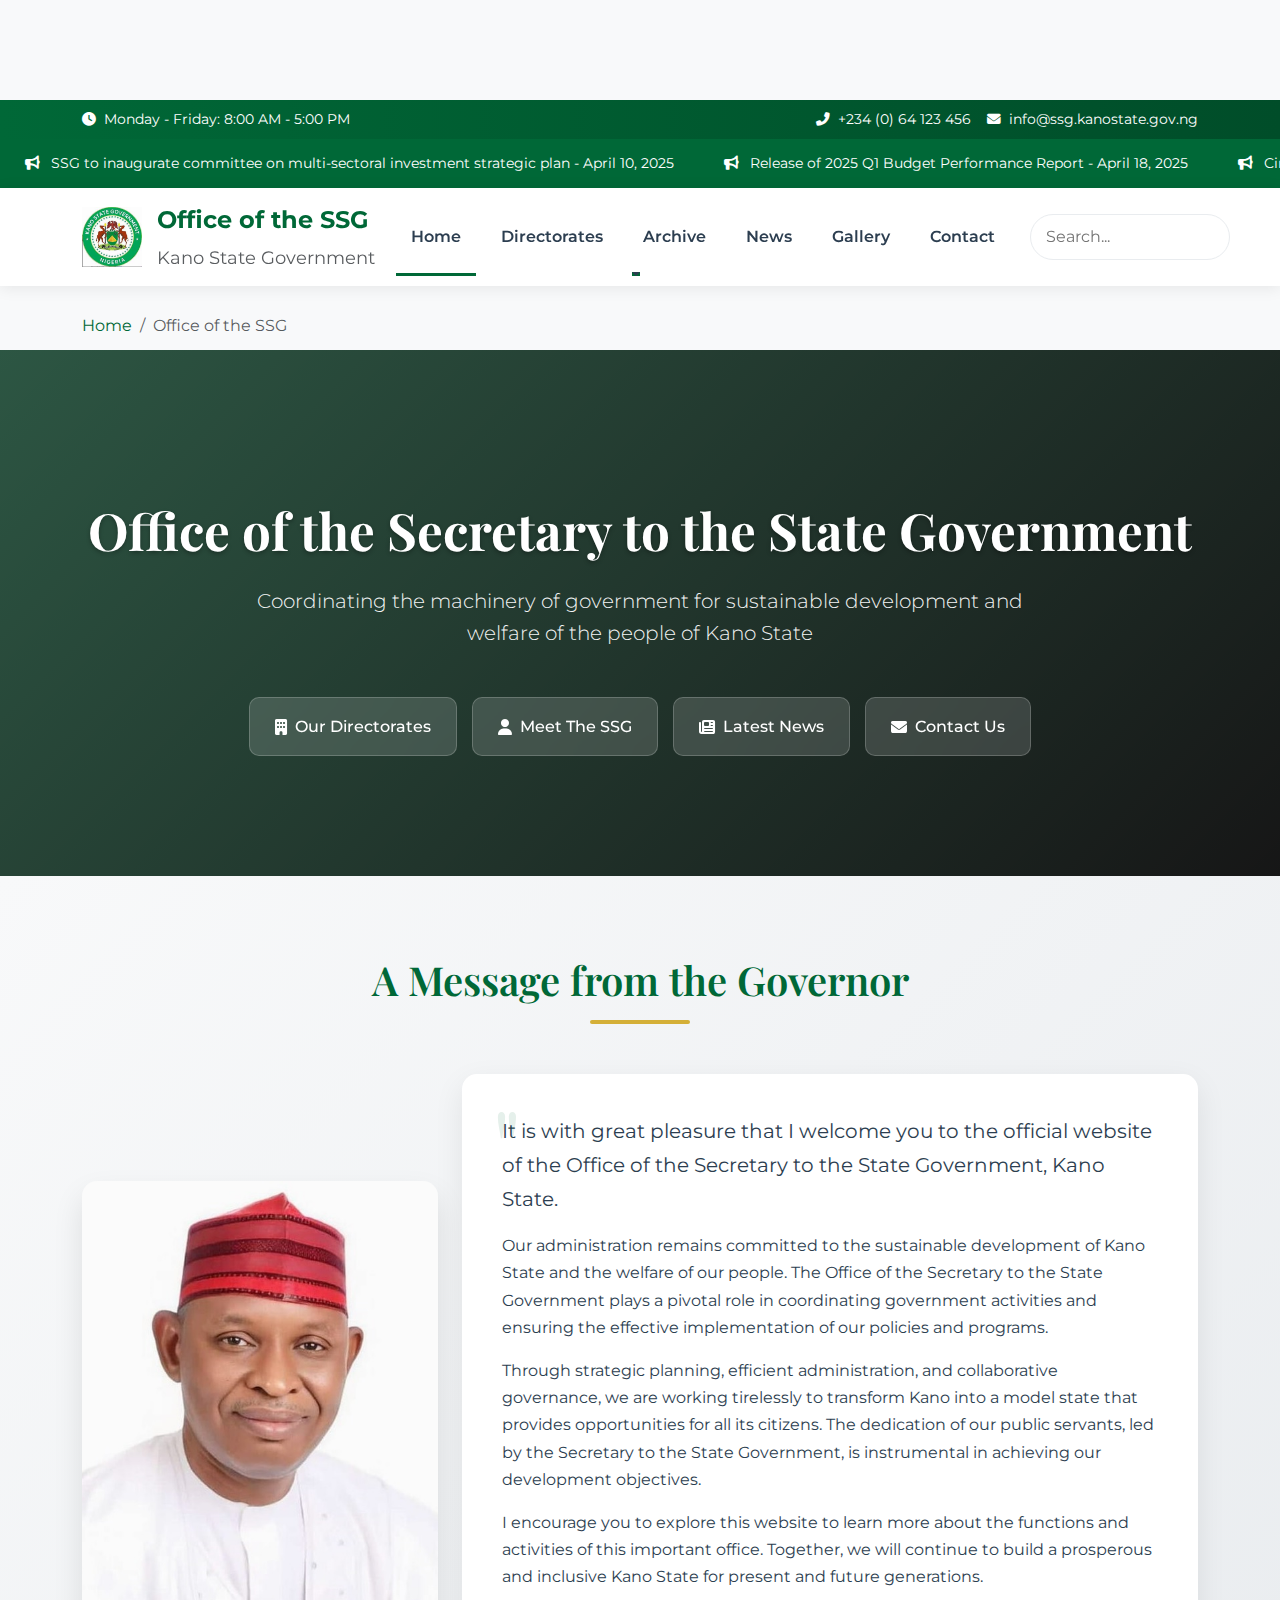
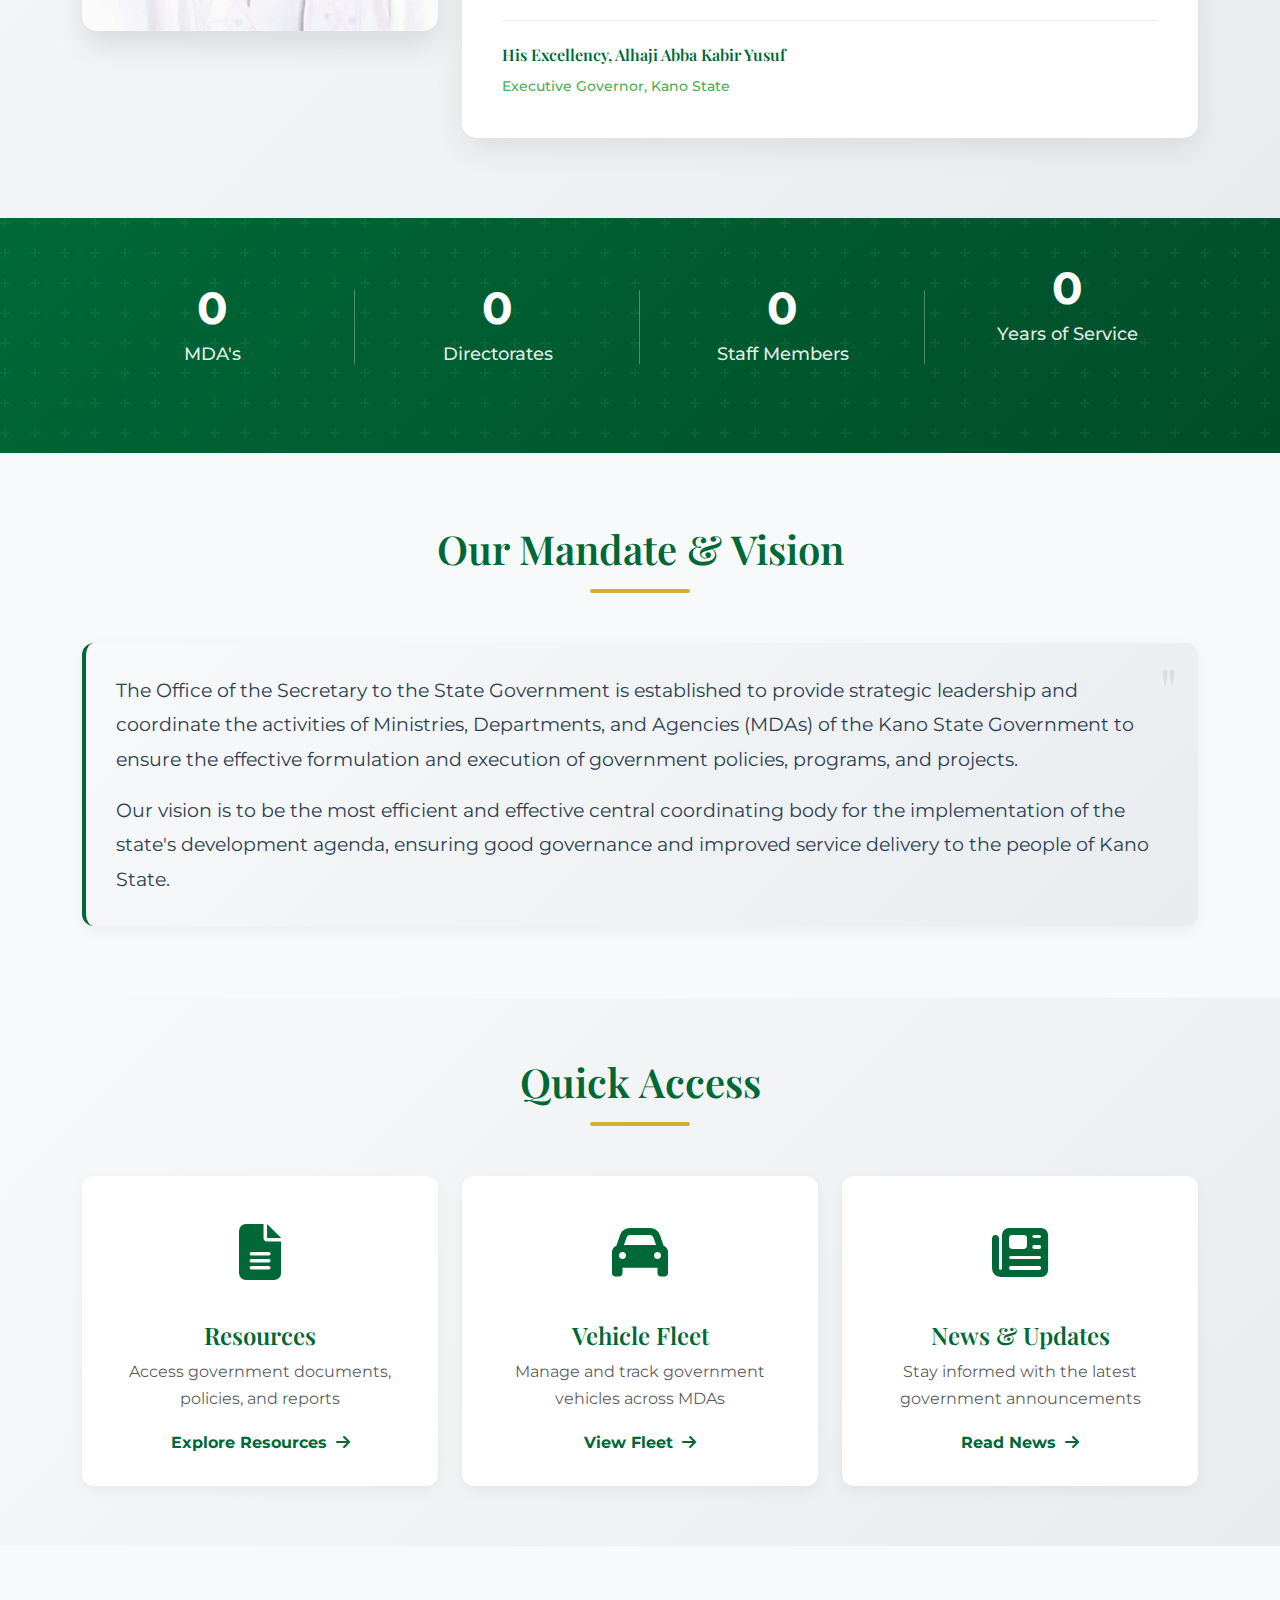
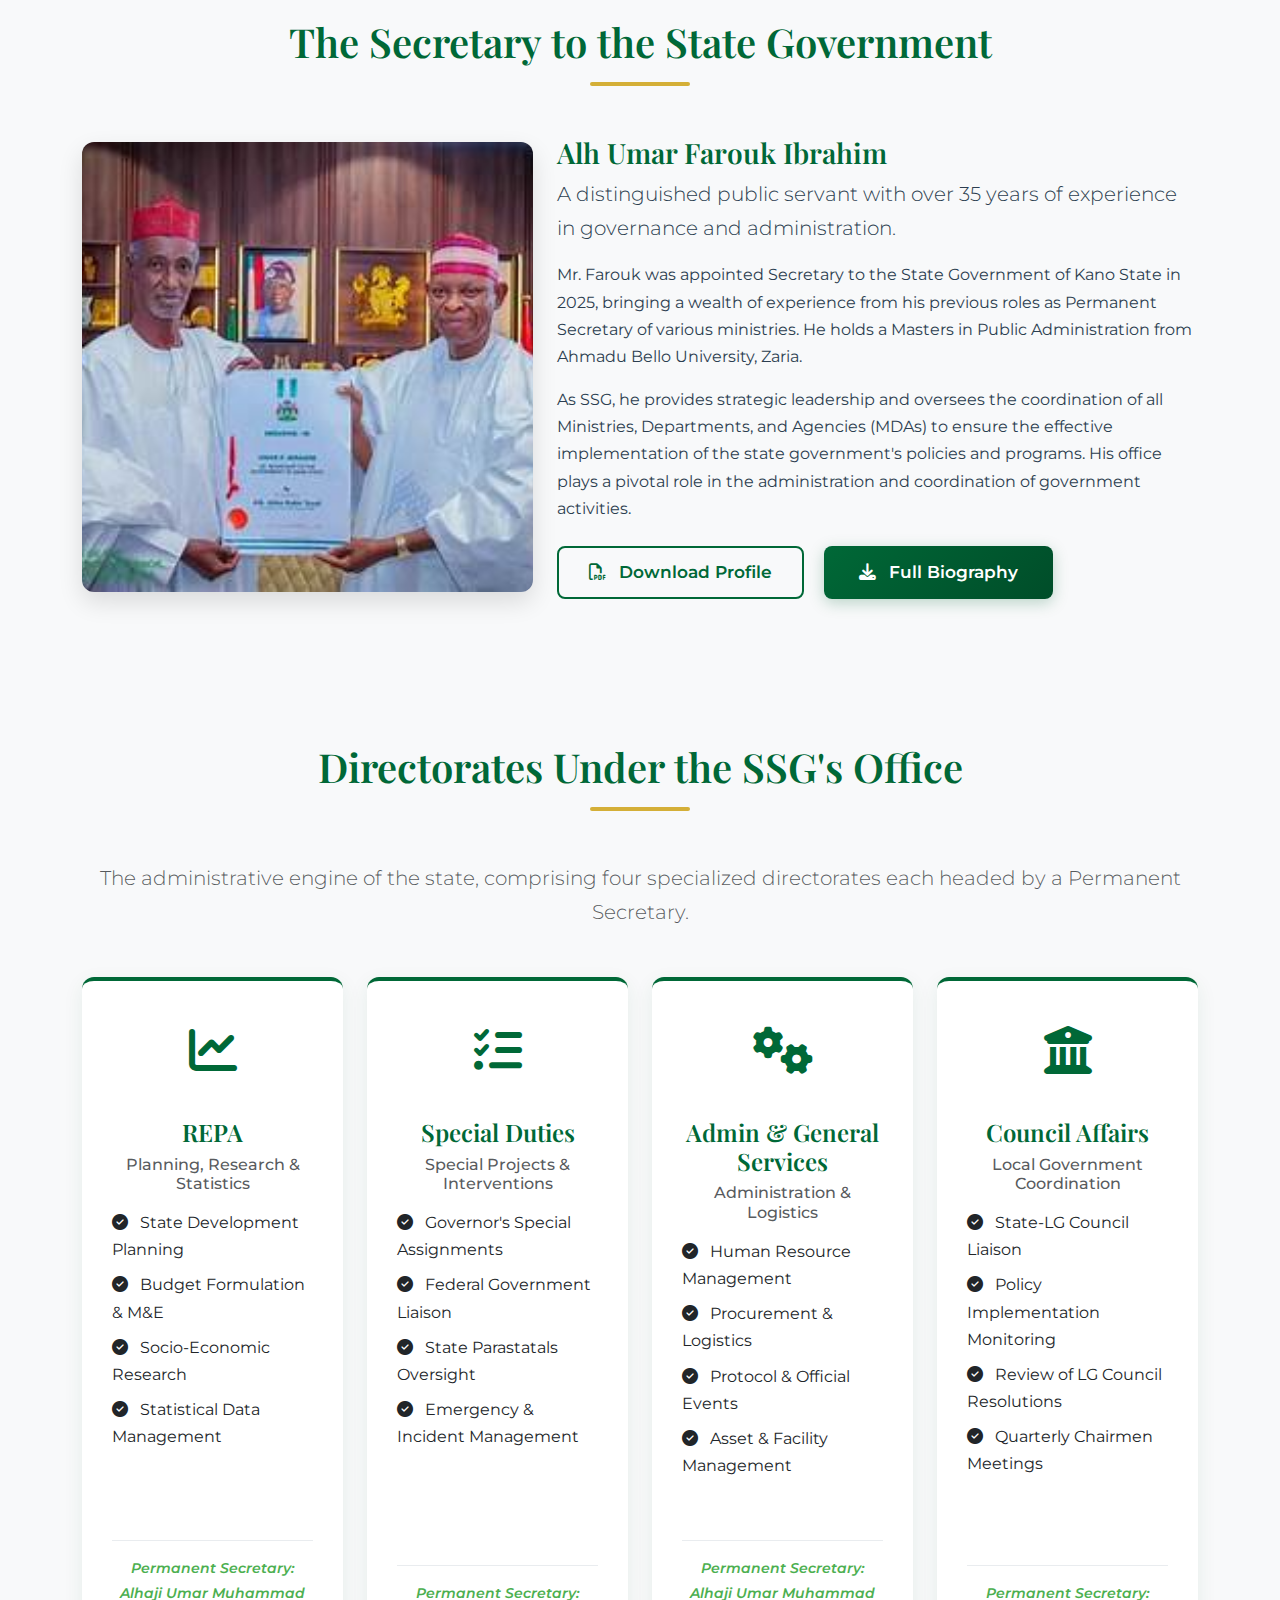
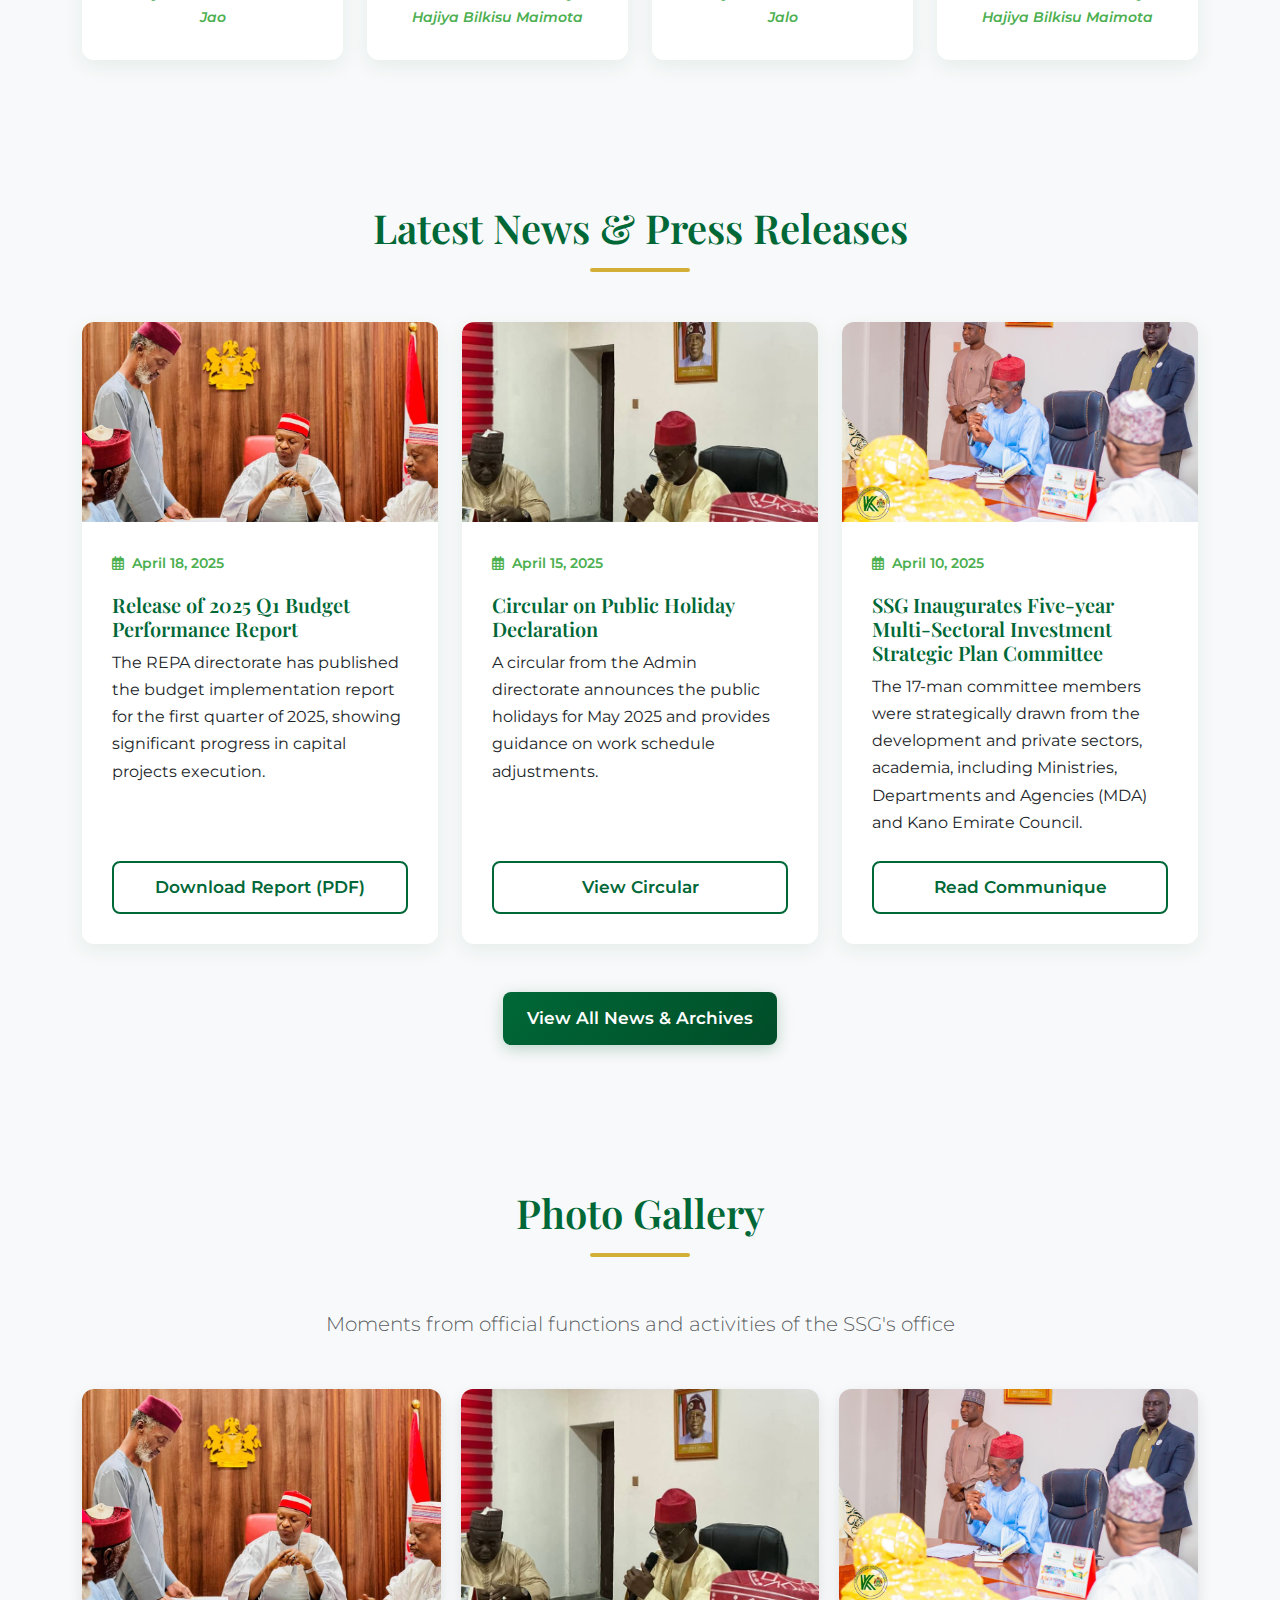
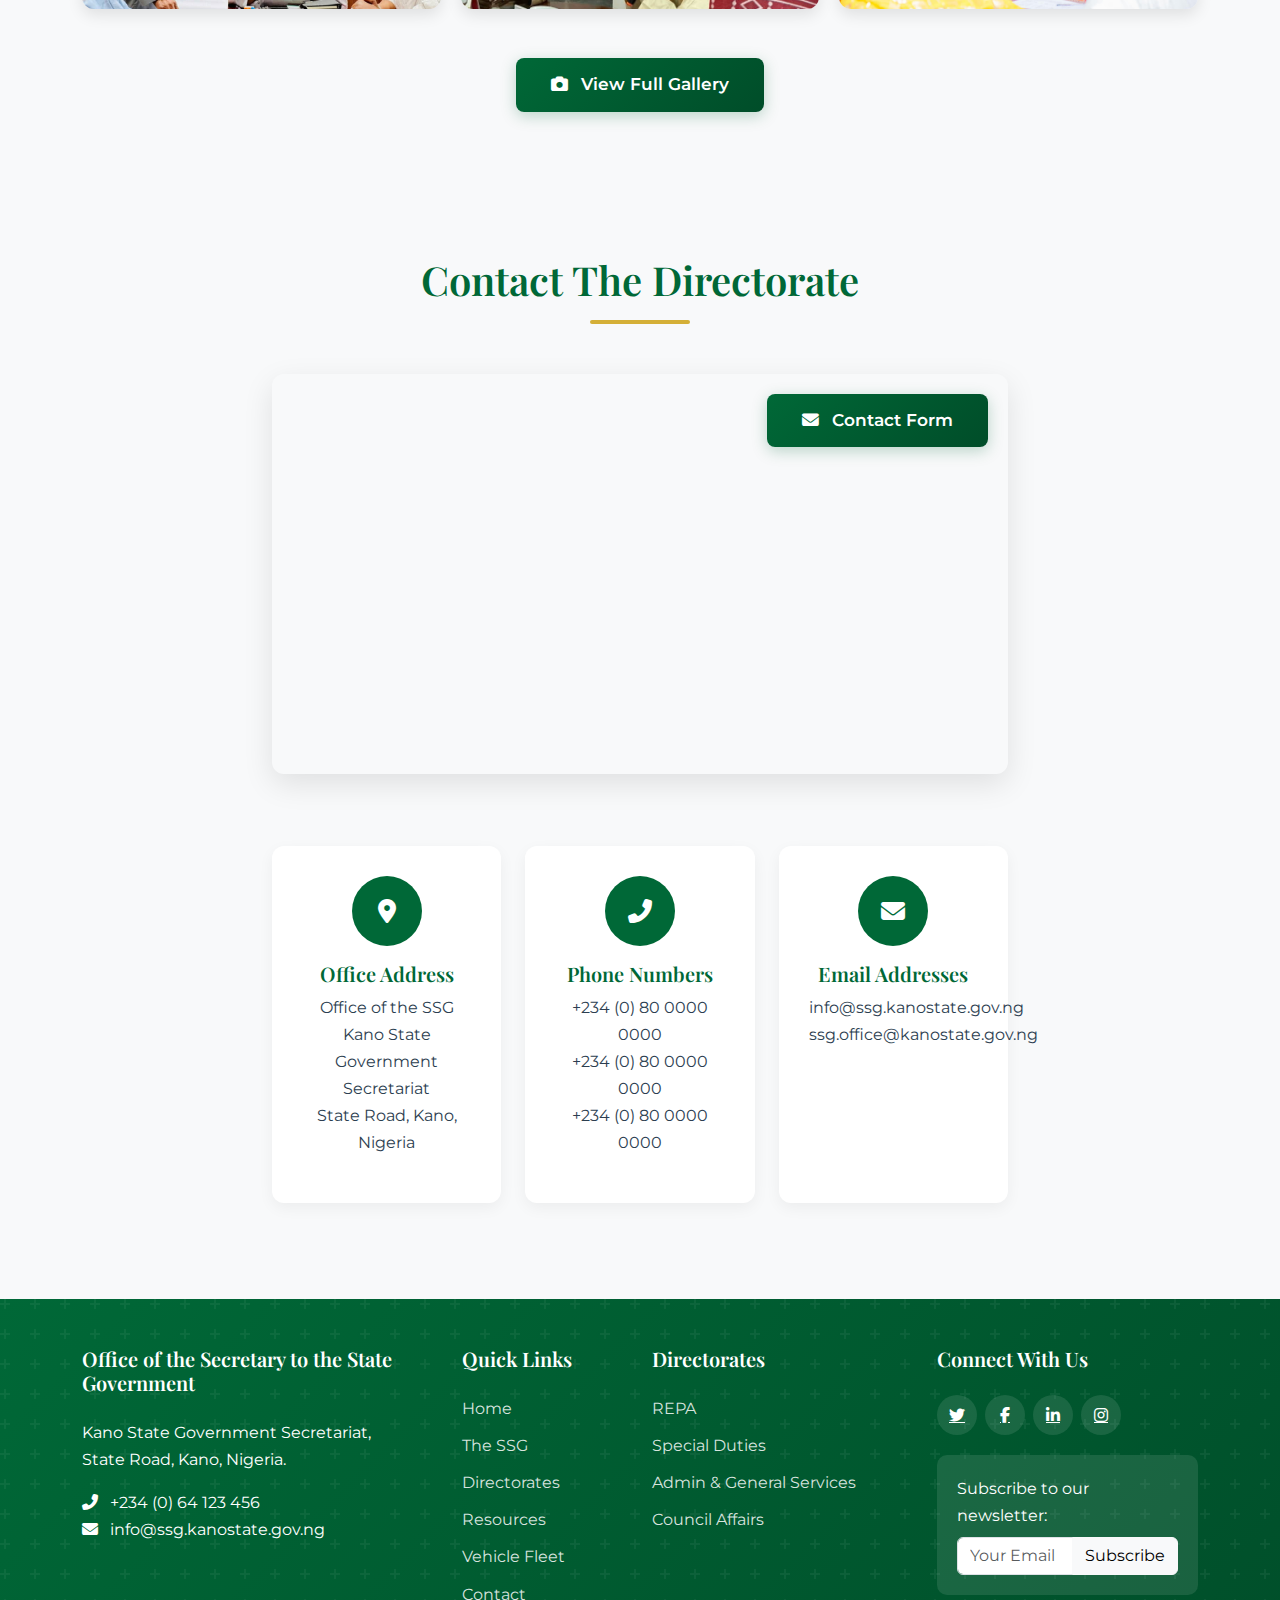
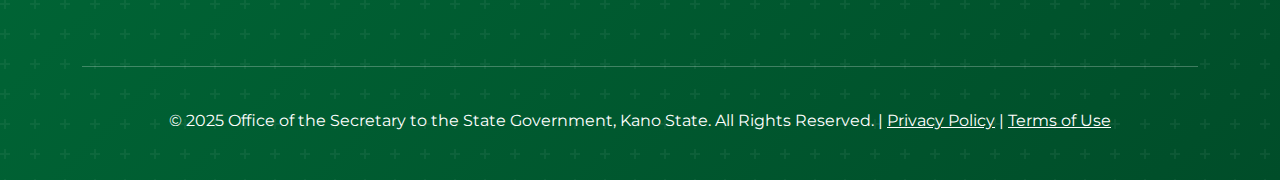
<file: index.html>
<!DOCTYPE html>
<html lang="en">
<head>
    <meta charset="UTF-8">
    <meta name="viewport" content="width=device-width, initial-scale=1.0">
    <meta name="description" content="Official website of the Office of the Secretary to the State Government, Kano State Government">
    <title>Office of the Secretary to the State Government - Kano State Government</title>
    
    <!-- Preload critical resources -->
    <link rel="preconnect" href="https://fonts.googleapis.com">
    <link rel="preconnect" href="https://fonts.gstatic.com" crossorigin>
    <link rel="preload" as="style" href="https://cdn.jsdelivr.net/npm/bootstrap@5.3.0/dist/css/bootstrap.min.css">
    <link rel="preload" as="style" href="https://cdnjs.cloudflare.com/ajax/libs/font-awesome/6.4.0/css/all.min.css">
    
    <!-- CSS -->
    <link href="https://cdn.jsdelivr.net/npm/bootstrap@5.3.0/dist/css/bootstrap.min.css" rel="stylesheet">
    <link rel="stylesheet" href="https://cdnjs.cloudflare.com/ajax/libs/font-awesome/6.4.0/css/all.min.css">
    <link href="https://fonts.googleapis.com/css2?family=Montserrat:wght@300;400;500;600;700&family=Playfair+Display:wght@400;500;600;700&display=swap" rel="stylesheet">
    
    <style>
        :root {
            --kano-primary: #006837;
            --kano-primary-dark: #004d29;
            --kano-secondary: #4CAF50;
            --kano-accent: #D4AF37;
            --kano-accent-dark: #b8941f;
            --kano-dark: #2C3E50;
            --kano-dark-light: #3a506b;
            --kano-light: #F8F9FA;
            --kano-white: #FFFFFF;
            --kano-border: #E9ECEF;
            --kano-card-shadow: rgba(0, 104, 55, 0.08);
            --kano-card-hover: rgba(0, 104, 55, 0.12);
            --kano-overlay: rgba(0, 0, 0, 0.7);
            --transition: all 0.3s ease;
        }
        
        /* Add reduced motion support */
        @media (prefers-reduced-motion: reduce) {
            * {
                animation-duration: 0.01ms !important;
                animation-iteration-count: 1 !important;
                transition-duration: 0.01ms !important;
                scroll-behavior: auto !important;
            }
        }
        
        /* Add focus styles for accessibility */
        a:focus, button:focus, input:focus, select:focus, textarea:focus {
            outline: 2px solid var(--kano-accent);
            outline-offset: 2px;
        }
        
        body {
            font-family: 'Montserrat', sans-serif;
            color: var(--kano-dark);
            padding-top: 100px;
            background-color: var(--kano-light);
            line-height: 1.7;
            overflow-x: hidden;
        }
        
        h1, h2, h3, h4, h5 {
            font-family: 'Playfair Display', serif;
            font-weight: 600;
            color: var(--kano-primary);
        }
        
        .bg-kano-primary { background-color: var(--kano-primary) !important; }
        .bg-kano-primary-dark { background-color: var(--kano-primary-dark) !important; }
        .bg-kano-light { background-color: var(--kano-light) !important; }
        .text-kano-primary { color: var(--kano-primary) !important; }
        .text-kano-accent { color: var(--kano-accent) !important; }
        
        /* Improved Top Bar */
        .top-bar {
            font-size: 0.85rem;
            background: linear-gradient(90deg, var(--kano-primary), var(--kano-primary-dark));
            padding: 8px 0;
            position: relative;
            z-index: 1000;
        }
        
        .top-bar a {
            transition: var(--transition);
        }
        
        .top-bar a:hover {
            color: var(--kano-accent) !important;
        }
        
        /* Enhanced Navigation */
        .navbar {
            box-shadow: 0 2px 15px rgba(0,0,0,0.08);
            background: var(--kano-white);
            padding: 0;
            transition: var(--transition);
            position: sticky;
            top: 0;
            z-index: 999;
        }
        
        .navbar-brand {
            padding: 12px 0;
            display: flex;
            align-items: center;
        }
        
        .state-logo {
            height: 60px;
            margin-right: 15px;
        }
        
        .nav-link {
            font-weight: 600;
            color: var(--kano-dark) !important;
            margin: 0 5px;
            position: relative;
            padding: 25px 15px !important;
            transition: var(--transition);
        }
        
        .nav-link:after {
            content: '';
            position: absolute;
            width: 0;
            height: 3px;
            bottom: 0;
            left: 0;
            background-color: var(--kano-primary);
            transition: width 0.3s ease;
        }
        
        .nav-link:hover:after, .nav-link.active:after {
            width: 100%;
        }
        
        .nav-link:hover {
            color: var(--kano-primary) !important;
        }
        
        .navbar-toggler {
            border: none;
            padding: 10px;
            margin-right: 10px;
        }
        
        .navbar-toggler:focus {
            box-shadow: 0 0 0 2px var(--kano-accent);
        }
        
        /* Enhanced Hero Section */
        .hero {
            background: linear-gradient(var(--kano-overlay), var(--kano-overlay)), url('https://images.unsplash.com/photo-1518837695005-2083093ee35b?ixlib=rb-4.0.3&auto=format&fit=crop&w=1920&q=80') center/cover no-repeat;
            padding: 150px 0 120px;
            color: white;
            text-align: center;
            position: relative;
            overflow: hidden;
        }
        
        .hero::before {
            content: '';
            position: absolute;
            top: 0;
            left: 0;
            width: 100%;
            height: 100%;
            background: linear-gradient(135deg, rgba(0, 104, 55, 0.4) 0%, rgba(0, 0, 0, 0.7) 100%);
            z-index: 1;
        }
        
        .hero .container {
            position: relative;
            z-index: 2;
        }
        
        .hero h1 {
            color: white;
            font-size: 3.2rem;
            margin-bottom: 25px;
            text-shadow: 0 2px 4px rgba(0,0,0,0.3);
        }
        
        .hero p {
            font-size: 1.3rem;
            max-width: 800px;
            margin: 0 auto 40px;
            opacity: 0.95;
            line-height: 1.6;
        }
        
        /* Improved Section Titles */
        .section-title {
            position: relative;
            padding-bottom: 20px;
            margin-bottom: 50px;
            text-align: center;
            font-size: 2.5rem;
        }
        
        .section-title:after {
            content: '';
            position: absolute;
            bottom: 0;
            left: 50%;
            transform: translateX(-50%);
            width: 100px;
            height: 4px;
            background: var(--kano-accent);
            border-radius: 2px;
        }
        
        /* Enhanced Cards */
        .directorate-card, .news-card, .resource-card {
            transition: var(--transition);
            height: 100%;
            border: none;
            border-radius: 12px;
            overflow: hidden;
            box-shadow: 0 6px 20px var(--kano-card-shadow);
            margin-bottom: 25px;
            background: white;
        }
        
        .directorate-card:hover, .news-card:hover, .resource-card:hover {
            transform: translateY(-8px);
            box-shadow: 0 12px 30px var(--kano-card-hover);
        }
        
        .directorate-card {
            border-top: 4px solid var(--kano-primary);
        }
        
        .card-body {
            padding: 30px;
        }
        
        .directorate-icon {
            font-size: 3rem;
            margin-bottom: 25px;
            color: var(--kano-primary);
            transition: var(--transition);
        }
        
        .directorate-card:hover .directorate-icon {
            transform: scale(1.1);
            color: var(--kano-secondary);
        }
        
        /* Improved Profile Images - ENHANCED */
        .profile-img {
            width: 100%;
            border-radius: 12px;
            box-shadow: 0 10px 25px rgba(0,0,0,0.12);
            transition: var(--transition);
            height: 450px; /* Increased height for better alignment */
            object-fit: cover;
            object-position: top;
        }
        
        .profile-img:hover {
            transform: scale(1.03);
            box-shadow: 0 12px 30px rgba(0,0,0,0.15);
        }
        
        /* Enhanced Spacing */
        .section {
            padding: 80px 0;
        }
        
        .ps-name {
            font-style: italic;
            color: var(--kano-secondary);
            font-weight: 600;
            border-top: 1px solid var(--kano-border);
            padding-top: 15px;
            margin-top: 20px;
            font-size: 0.9rem;
        }
        
        .news-date {
            font-size: 0.85rem;
            color: var(--kano-secondary);
            font-weight: 600;
            display: block;
            margin-bottom: 10px;
        }
        
        /* Improved Function Items */
        .function-item {
            padding-left: 30px;
            position: relative;
            margin-bottom: 18px;
            line-height: 1.6;
            font-size: 1rem;
        }
        
        .function-item:before {
            content: '✓';
            color: var(--kano-primary);
            font-weight: bold;
            position: absolute;
            left: 0;
            font-size: 1.2rem;
        }
        
        /* Enhanced Stats */
        .stats-number {
            font-size: 2.8rem;
            font-weight: 700;
            color: var(--kano-primary);
            line-height: 1;
            margin-bottom: 8px;
        }
        
        .stats-label {
            font-size: 1.1rem;
            color: var(--kano-dark);
            font-weight: 500;
        }
        
        .stats-section {
            background: linear-gradient(135deg, var(--kano-primary) 0%, var(--kano-primary-dark) 100%);
            color: white;
            position: relative;
            overflow: hidden;
        }
        
        .stats-section::before {
            content: '';
            position: absolute;
            top: 0;
            left: 0;
            width: 100%;
            height: 100%;
            background: url("data:image/svg+xml,%3Csvg width='60' height='60' viewBox='0 0 60 60' xmlns='http://www.w3.org/2000/svg'%3E%3Cg fill='none' fill-rule='evenodd'%3E%3Cg fill='%23ffffff' fill-opacity='0.05'%3E%3Cpath d='M36 34v-4h-2v4h-4v2h4v4h2v-4h4v-2h-4zm0-30V0h-2v4h-4v2h4v4h2V6h4V4h-4zM6 34v-4H4v4H0v2h4v4h2v-4h4v-2H6zM6 4V0H4v4H0v2h4v4h2V6h4V4H6z'/%3E%3C/g%3E%3C/g%3E%3C/svg%3E");
            z-index: 0;
        }
        
        .stats-section .stats-number {
            color: white;
        }
        
        .stats-section .stats-label {
            color: rgba(255, 255, 255, 0.9);
        }
        
        /* Improved Footer */
        footer {
            background: linear-gradient(135deg, var(--kano-primary) 0%, var(--kano-primary-dark) 100%);
            color: white;
            padding: 70px 0 30px;
            position: relative;
        }
        
        footer::before {
            content: '';
            position: absolute;
            top: 0;
            left: 0;
            width: 100%;
            height: 100%;
            background: url("data:image/svg+xml,%3Csvg width='60' height='60' viewBox='0 0 60 60' xmlns='http://www.w3.org/2000/svg'%3E%3Cg fill='none' fill-rule='evenodd'%3E%3Cg fill='%23ffffff' fill-opacity='0.05'%3E%3Cpath d='M36 34v-4h-2v4h-4v2h4v4h2v-4h4v-2h-4zm0-30V0h-2v4h-4v2h4v4h2V6h4V4h-4zM6 34v-4H4v4H0v2h4v4h2v-4h4v-2H6zM6 4V0H4v4H0v2h4v4h2V6h4V4H6z'/%3E%3C/g%3E%3C/g%3E%3C/svg%3E");
            z-index: 0;
        }
        
        footer > .container {
            position: relative;
            z-index: 1;
        }
        
        .footer-links a {
            color: rgba(255,255,255,0.85);
            text-decoration: none;
            transition: var(--transition);
            display: block;
            margin-bottom: 10px;
        }
        
        .footer-links a:hover {
            color: var(--kano-accent);
            transform: translateX(5px);
        }
        
        /* Enhanced Buttons */
        .btn-kano {
            background: linear-gradient(135deg, var(--kano-primary), var(--kano-primary-dark));
            color: white;
            padding: 14px 35px;
            border-radius: 8px;
            font-weight: 600;
            transition: var(--transition);
            border: none;
            box-shadow: 0 4px 15px rgba(0, 104, 55, 0.25);
            position: relative;
            overflow: hidden;
            z-index: 1;
            font-size: 1.05rem;
        }
        
        .btn-kano::before {
            content: '';
            position: absolute;
            top: 0;
            left: 0;
            width: 0%;
            height: 100%;
            background: linear-gradient(135deg, var(--kano-primary-dark), var(--kano-primary));
            transition: var(--transition);
            z-index: -1;
        }
        
        .btn-kano:hover::before {
            width: 100%;
        }
        
        .btn-kano:hover {
            transform: translateY(-3px);
            box-shadow: 0 8px 20px rgba(0, 104, 55, 0.35);
            color: white;
        }
        
        .btn-outline-kano {
            border: 2px solid var(--kano-primary);
            color: var(--kano-primary);
            background: transparent;
            padding: 12px 30px;
            border-radius: 8px;
            font-weight: 600;
            transition: var(--transition);
            font-size: 1.05rem;
        }
        
        .btn-outline-kano:hover {
            background: var(--kano-primary);
            color: white;
            transform: translateY(-3px);
            box-shadow: 0 8px 20px rgba(0, 104, 55, 0.2);
        }
        
        /* Improved Mission Statement */
        .mission-statement {
            font-size: 1.2rem;
            line-height: 1.8;
            background: linear-gradient(135deg, #f8f9fa 0%, #e9ecef 100%);
            border-left: 4px solid var(--kano-primary);
            padding: 30px;
            border-radius: 12px;
            box-shadow: 0 5px 15px rgba(0,0,0,0.05);
            position: relative;
        }
        
        .mission-statement::after {
            content: '"';
            position: absolute;
            top: 15px;
            right: 20px;
            font-size: 4rem;
            font-family: 'Playfair Display', serif;
            color: rgba(0, 104, 55, 0.1);
            line-height: 1;
        }
        
        /* Enhanced Gallery */
        .gallery-item {
            position: relative;
            overflow: hidden;
            border-radius: 12px;
            margin-bottom: 25px;
            box-shadow: 0 6px 15px rgba(0,0,0,0.1);
        }
        
        .gallery-item img {
            transition: transform 0.5s ease;
            width: 100%;
            height: 220px;
            object-fit: cover;
        }
        
        .gallery-item:hover img {
            transform: scale(1.1);
        }
        
        .gallery-caption {
            position: absolute;
            bottom: 0;
            left: 0;
            right: 0;
            background: rgba(0, 104, 55, 0.88);
            color: white;
            padding: 15px;
            transform: translateY(100%);
            transition: transform 0.4s ease;
        }
        
        .gallery-item:hover .gallery-caption {
            transform: translateY(0);
        }
        
        /* Enhanced Resource Icons */
        .resource-icon {
            font-size: 2.8rem;
            color: var(--kano-primary);
            margin-bottom: 20px;
            transition: var(--transition);
        }
        
        .resource-card:hover .resource-icon {
            color: var(--kano-secondary);
            transform: scale(1.1);
        }
        
        /* Back to top button */
        .back-to-top {
            position: fixed;
            bottom: 30px;
            right: 30px;
            width: 50px;
            height: 50px;
            background: var(--kano-primary);
            color: white;
            border-radius: 50%;
            display: flex;
            align-items: center;
            justify-content: center;
            text-decoration: none;
            box-shadow: 0 2px 10px rgba(0, 0, 0, 0.2);
            transition: var(--transition);
            opacity: 0;
            visibility: hidden;
            z-index: 999;
        }
        
        .back-to-top.show {
            opacity: 1;
            visibility: visible;
        }
        
        .back-to-top:hover {
            background: var(--kano-primary-dark);
            transform: translateY(-3px);
            color: white;
        }
        
        /* Social media icons */
        .social-icon {
            width: 40px;
            height: 40px;
            display: inline-flex;
            align-items: center;
            justify-content: center;
            background: rgba(255, 255, 255, 0.1);
            color: white;
            border-radius: 50%;
            transition: var(--transition);
        }
        
        .social-icon:hover {
            background: var(--kano-accent);
            transform: translateY(-3px);
        }
        
        /* News ticker */
        .news-ticker {
            background: var(--kano-primary);
            color: white;
            padding: 12px 0;
            overflow: hidden;
            position: relative;
        }
        
        .news-ticker-content {
            display: flex;
            animation: ticker 30s linear infinite;
            white-space: nowrap;
        }
        
        .news-ticker-content:hover {
            animation-play-state: paused;
        }
        
        .news-ticker-item {
            padding: 0 25px;
            font-size: 0.9rem;
        }
        
        .news-ticker-item a {
            color: white;
            text-decoration: none;
            transition: var(--transition);
        }
        
        .news-ticker-item a:hover {
            color: var(--kano-accent);
        }
        
        @keyframes ticker {
            0% {
                transform: translateX(100%);
            }
            100% {
                transform: translateX(-100%);
            }
        }
        
        /* Quick Links Section */
        .quick-links {
            background: linear-gradient(135deg, #f8f9fa 0%, #e9ecef 100%);
            padding: 60px 0;
        }
        
        .quick-link-card {
            background: white;
            border-radius: 12px;
            padding: 30px;
            text-align: center;
            box-shadow: 0 5px 15px rgba(0,0,0,0.05);
            transition: var(--transition);
            height: 100%;
            display: flex;
            flex-direction: column;
            align-items: center;
            justify-content: center;
        }
        
        .quick-link-card:hover {
            transform: translateY(-5px);
            box-shadow: 0 10px 25px rgba(0,0,0,0.1);
        }
        
        .quick-link-icon {
            font-size: 3.5rem;
            color: var(--kano-primary);
            margin-bottom: 20px;
            transition: var(--transition);
        }
        
        .quick-link-card:hover .quick-link-icon {
            color: var(--kano-secondary);
            transform: scale(1.1);
        }
        
        /* Add print styles */
        @media print {
            .top-bar, .navbar, .hero, footer, .btn, .back-to-top, .news-ticker {
                display: none !important;
            }
            
            body {
                padding-top: 0;
                background: white;
            }
            
            .section {
                padding: 20px 0 !important;
                page-break-inside: avoid;
            }
            
            a[href]:after {
                content: " (" attr(href) ")";
            }
        }
        
        /* Better spacing for mobile */
        @media (max-width: 992px) {
            .nav-link {
                padding: 12px 15px !important;
            }
            
            .navbar-collapse {
                background: white;
                padding: 15px;
                border-radius: 0 0 10px 10px;
                box-shadow: 0 10px 20px rgba(0,0,0,0.1);
            }
            
            .state-logo {
                height: 50px;
            }
        }
        
        @media (max-width: 768px) {
            body {
                padding-top: 90px;
            }
            
            .hero {
                padding: 120px 0 90px;
            }
            
            .hero h1 {
                font-size: 2.5rem;
            }
            
            .hero p {
                font-size: 1.1rem;
            }
            
            .section {
                padding: 60px 0;
            }
            
            .section-title {
                font-size: 2rem;
                margin-bottom: 40px;
            }
            
            .stats-number {
                font-size: 2.2rem;
            }
            
            .card-body {
                padding: 25px;
            }
            
            .mission-statement {
                padding: 25px;
                font-size: 1.1rem;
            }
            
            .back-to-top {
                bottom: 20px;
                right: 20px;
                width: 45px;
                height: 45px;
            }
            
            .state-logo {
                height: 45px;
                margin-right: 10px;
            }
        }
        
        @media (max-width: 576px) {
            .hero h1 {
                font-size: 2rem;
            }
            
            .section-title {
                font-size: 1.8rem;
            }
            
            .state-logo {
                height: 40px;
            }
            
            .navbar-brand span.fw-bold {
                font-size: 1.1rem;
            }
            
            .navbar-brand small {
                font-size: 0.75rem;
            }
            
            .btn-kano, .btn-outline-kano {
                padding: 12px 25px;
                font-size: 1rem;
            }
        }
        
        /* NEW IMPROVEMENTS */
        
        /* Improved Hero Section with Call-to-Action */
        .hero-cta-container {
            display: flex;
            flex-wrap: wrap;
            justify-content: center;
            gap: 15px;
            margin-top: 40px;
        }
        
        .hero-cta {
            background: rgba(255, 255, 255, 0.15);
            backdrop-filter: blur(10px);
            border: 1px solid rgba(255, 255, 255, 0.2);
            border-radius: 10px;
            padding: 15px 25px;
            color: white;
            text-decoration: none;
            transition: var(--transition);
            display: flex;
            align-items: center;
            font-weight: 500;
        }
        
        .hero-cta:hover {
            background: rgba(255, 255, 255, 0.25);
            transform: translateY(-3px);
            color: white;
        }
        
        /* Improved Navigation with Search */
        .search-container {
            position: relative;
            margin-left: 15px;
        }
        
        .search-input {
            border: 1px solid var(--kano-border);
            border-radius: 50px;
            padding: 8px 15px;
            width: 200px;
            transition: var(--transition);
        }
        
        .search-input:focus {
            width: 250px;
            border-color: var(--kano-primary);
        }
        
        /* Enhanced Directorates Section */
        .directorate-card .card-body {
            display: flex;
            flex-direction: column;
            height: 100%;
        }
        
        .directorate-features {
            flex-grow: 1;
            margin-bottom: 20px;
        }
        
        /* Improved Contact Form */
        .contact-info-card {
            background: white;
            border-radius: 12px;
            padding: 30px;
            box-shadow: 0 5px 15px rgba(0,0,0,0.05);
            height: 100%;
        }
        
        /* Enhanced News Section - NEW STYLES FOR NEWS WITH IMAGES */
        .news-card .card-body {
            display: flex;
            flex-direction: column;
            height: 100%;
        }
        
        .news-content {
            flex-grow: 1;
        }
        
        .news-card-img {
            width: 100%;
            height: 200px;
            object-fit: cover;
            border-radius: 8px 8px 0 0;
        }
        
        /* Improved Footer */
        .footer-newsletter {
            background: rgba(255, 255, 255, 0.1);
            border-radius: 10px;
            padding: 20px;
            margin-top: 20px;
        }
        
        /* Breadcrumb */
        .breadcrumb {
            background: transparent;
            padding: 10px 0;
            margin-bottom: 0;
        }
        
        .breadcrumb-item a {
            color: var(--kano-primary);
            text-decoration: none;
        }
        
        /* Improved Stats Section with Animation */
        .stat-item {
            position: relative;
            padding: 20px;
        }
        
        .stat-item::after {
            content: '';
            position: absolute;
            right: 0;
            top: 50%;
            transform: translateY(-50%);
            height: 60%;
            width: 1px;
            background: rgba(255, 255, 255, 0.3);
        }
        
        .stat-item:last-child::after {
            display: none;
        }
        
        /* Enhanced Gallery with Lightbox */
        .gallery-grid {
            display: grid;
            grid-template-columns: repeat(auto-fill, minmax(280px, 1fr));
            gap: 20px;
        }
        
        /* Improved Typography */
        .lead-lg {
            font-size: 1.25rem;
        }
        
        /* Loading Animation */
        .loading-spinner {
            display: inline-block;
            width: 20px;
            height: 20px;
            border: 3px solid rgba(255,255,255,.3);
            border-radius: 50%;
            border-top-color: #fff;
            animation: spin 1s ease-in-out infinite;
            margin-right: 10px;
        }
        
        @keyframes spin {
            to { transform: rotate(360deg); }
        }
        
        /* Toast Notifications */
        .toast-container {
            position: fixed;
            top: 100px;
            right: 20px;
            z-index: 1050;
        }
        
        .toast {
            background: white;
            border-left: 4px solid var(--kano-primary);
            box-shadow: 0 5px 15px rgba(0,0,0,0.1);
        }
        
        /* Governor's Message Section - ENHANCED */
        .governor-section {
            background: linear-gradient(135deg, #f8f9fa 0%, #e9ecef 100%);
            padding: 80px 0;
            position: relative;
        }
        
        .governor-portrait {
            border-radius: 15px;
            box-shadow: 0 15px 30px rgba(0,0,0,0.1);
            transition: var(--transition);
            width: 100%;
            height: 450px; /* Increased height for better alignment */
            object-fit: cover;
            object-position: top;
        }
        
        .governor-portrait:hover {
            transform: scale(1.02);
            box-shadow: 0 20px 40px rgba(0,0,0,0.15);
        }
        
        .governor-message {
            background: white;
            border-radius: 15px;
            padding: 40px;
            box-shadow: 0 10px 30px rgba(0,0,0,0.08);
            position: relative;
            height: 100%;
        }
        
        .governor-message:before {
            content: '"';
            position: absolute;
            top: 20px;
            left: 30px;
            font-size: 100px;
            font-family: 'Playfair Display', serif;
            color: rgba(0, 104, 55, 0.1);
            line-height: 1;
        }
        
        .governor-signature {
            margin-top: 30px;
            border-top: 1px solid var(--kano-border);
            padding-top: 20px;
        }
        
        .governor-name {
            font-family: 'Playfair Display', serif;
            font-weight: 600;
            color: var(--kano-primary);
            margin-bottom: 5px;
        }
        
        .governor-title {
            color: var(--kano-secondary);
            font-size: 0.9rem;
            font-weight: 500;
        }
        
        @media (max-width: 768px) {
            .governor-message {
                padding: 30px 25px;
            }
            
            .governor-message:before {
                font-size: 80px;
                top: 15px;
                left: 20px;
            }
            
            .profile-img, .governor-portrait {
                height: 350px; /* Adjust height for mobile */
            }
        }
        
        /* Archive Dropdown Menu */
        .dropdown-menu {
            border: none;
            box-shadow: 0 10px 30px rgba(0,0,0,0.1);
            border-radius: 10px;
            padding: 10px;
            min-width: 220px;
        }
        
        .dropdown-item {
            padding: 10px 15px;
            border-radius: 6px;
            transition: var(--transition);
            font-weight: 500;
        }
        
        .dropdown-item:hover {
            background-color: rgba(0, 104, 55, 0.1);
            color: var(--kano-primary);
        }
        
        .dropdown-divider {
            margin: 8px 0;
        }
        
        /* Enhanced Contact Section with Map */
        .contact-map-container {
            position: relative;
            border-radius: 12px;
            overflow: hidden;
            box-shadow: 0 10px 30px rgba(0,0,0,0.1);
            height: 400px;
        }
        
        .contact-map {
            width: 100%;
            height: 100%;
            border: none;
        }
        
        .contact-toggle {
            position: absolute;
            top: 20px;
            right: 20px;
            z-index: 10;
        }
        
        .contact-form-container {
            background: white;
            border-radius: 12px;
            padding: 30px;
            box-shadow: 0 10px 30px rgba(0,0,0,0.1);
            height: 100%;
            transition: var(--transition);
        }
        
        .contact-form-hidden {
            opacity: 0;
            height: 0;
            padding: 0;
            overflow: hidden;
        }
        
        .contact-form-visible {
            opacity: 1;
            height: auto;
            padding: 30px;
        }
    </style>
</head>
<body>
    <!-- Skip to main content for accessibility -->
    <a href="#main-content" class="visually-hidden-focusable position-absolute top-0 start-0 bg-kano-primary text-white p-2" style="z-index: 10000; transform: translateY(-100%); transition: transform 0.3s ease;">Skip to main content</a>
    
    <!-- Top Bar -->
    <div class="top-bar py-2 text-white" aria-label="Top information bar">
        <div class="container">
            <div class="d-md-flex justify-content-between align-items-center">
                <div class="mb-2 mb-md-0">
                    <span><i class="fas fa-clock me-1" aria-hidden="true"></i> Monday - Friday: 8:00 AM - 5:00 PM</span>
                </div>
                <div class="d-flex">
                    <a href="tel:+23464123456" class="text-white me-3 text-decoration-none"><i class="fas fa-phone-alt me-1" aria-hidden="true"></i> <span>+234 (0) 64 123 456</span></a>
                    <a href="mailto:info@ssg.kanostate.gov.ng" class="text-white text-decoration-none"><i class="fas fa-envelope me-1" aria-hidden="true"></i> <span>info@ssg.kanostate.gov.ng</span></a>
                </div>
            </div>
        </div>
    </div>

    <!-- News Ticker -->
    <div class="news-ticker" aria-label="News ticker">
        <div class="news-ticker-content">
            <div class="news-ticker-item"><a href="#"><i class="fas fa-bullhorn me-2"></i> SSG to inaugurate committee on multi-sectoral investment strategic plan - April 10, 2025</a></div>
            <div class="news-ticker-item"><a href="#"><i class="fas fa-bullhorn me-2"></i> Release of 2025 Q1 Budget Performance Report - April 18, 2025</a></div>
            <div class="news-ticker-item"><a href="#"><i class="fas fa-bullhorn me-2"></i> Circular on Public Holiday Declaration - April 15, 2025</a></div>
        </div>
    </div>

    <!-- Navigation -->
    <nav class="navbar navbar-expand-lg navbar-light sticky-top" aria-label="Main navigation">
        <div class="container">
            <a class="navbar-brand" href="index.html" aria-label="Office of the SSG, Kano State Government">
                <div class="d-flex align-items-center">
                    <!-- Kano State Logo -->
                    <img src="kano_logo.jpg" alt="Kano State Logo" class="state-logo">
                    <div>
                        <span class="fw-bold fs-4 text-kano-primary">Office of the SSG</span>
                        <br>
                        <small class="text-muted">Kano State Government</small>
                    </div>
                </div>
            </a>
            
            <button class="navbar-toggler" type="button" data-bs-toggle="collapse" data-bs-target="#navbarContent" aria-controls="navbarContent" aria-expanded="false" aria-label="Toggle navigation">
                <span class="navbar-toggler-icon"></span>
            </button>
            
            <div class="collapse navbar-collapse" id="navbarContent">
                <ul class="navbar-nav ms-auto mb-2 mb-lg-0">
                    <li class="nav-item"><a class="nav-link active" href="index.html" aria-current="page">Home</a></li>
                    
                    <li class="nav-item"><a class="nav-link" href="#directorates">Directorates</a></li>
                    
                    <!-- Archive Dropdown Menu -->
                    <li class="nav-item dropdown">
                        <a class="nav-link dropdown-toggle" href="#" id="archiveDropdown" role="button" data-bs-toggle="dropdown" aria-expanded="false">
                            Archive
                        </a>
                        <ul class="dropdown-menu" aria-labelledby="archiveDropdown">
                            <li><a class="dropdown-item" href="resources.html"><i class="fas fa-file-alt me-2"></i> Resources</a></li>
                            <li><hr class="dropdown-divider"></li>
                            <li><a class="dropdown-item" href="vehicles.html"><i class="fas fa-car me-2"></i> Vehicle Repository</a></li>
                        </ul>
                    </li>
                    
                    <li class="nav-item"><a class="nav-link" href="#news">News</a></li>
                    <li class="nav-item"><a class="nav-link" href="#gallery">Gallery</a></li>
                    <li class="nav-item"><a class="nav-link" href="#contact">Contact</a></li>
                </ul>
                <div class="search-container d-none d-lg-block">
                    <input type="text" class="search-input" placeholder="Search...">
                </div>
            </div>
        </div>
    </nav>

    <!-- Breadcrumb -->
    <div class="container mt-3">
        <nav aria-label="breadcrumb">
            <ol class="breadcrumb">
                <li class="breadcrumb-item"><a href="index.html">Home</a></li>
                <li class="breadcrumb-item active" aria-current="page">Office of the SSG</li>
            </ol>
        </nav>
    </div>

    <!-- Hero Section -->
    <header class="hero" role="banner">
        <div class="container">
            <h1 class="display-4 fw-bold mb-4">Office of the Secretary to the State Government</h1>
            <p class="lead fs-5 mb-5">Coordinating the machinery of government for sustainable development and welfare of the people of Kano State</p>
            <div class="hero-cta-container">
                <a href="#directorates" class="hero-cta">
                    <i class="fas fa-building me-2"></i> Our Directorates
                </a>
                <a href="#about" class="hero-cta">
                    <i class="fas fa-user me-2"></i> Meet The SSG
                </a>
                <a href="#news" class="hero-cta">
                    <i class="fas fa-newspaper me-2"></i> Latest News
                </a>
                <a href="#contact" class="hero-cta">
                    <i class="fas fa-envelope me-2"></i> Contact Us
                </a>
            </div>
        </div>
    </header>

    <!-- Main content -->
    <main id="main-content">
        <!-- Governor's Message Section -->
        <section class="governor-section" id="governor">
            <div class="container">
                <h2 class="section-title">A Message from the Governor</h2>
                <div class="row align-items-center">
                    <div class="col-lg-4 mb-4 mb-lg-0">
                        <div class="text-center">
                            <img src="he_portrait.jpg" alt="His Excellency, Governor of Kano State" class="governor-portrait">
                        </div>
                    </div>
                    <div class="col-lg-8">
                        <div class="governor-message">
                            <p class="lead-lg">It is with great pleasure that I welcome you to the official website of the Office of the Secretary to the State Government, Kano State.</p>
                            
                            <p>Our administration remains committed to the sustainable development of Kano State and the welfare of our people. The Office of the Secretary to the State Government plays a pivotal role in coordinating government activities and ensuring the effective implementation of our policies and programs.</p>
                            
                            <p>Through strategic planning, efficient administration, and collaborative governance, we are working tirelessly to transform Kano into a model state that provides opportunities for all its citizens. The dedication of our public servants, led by the Secretary to the State Government, is instrumental in achieving our development objectives.</p>
                            
                            <p>I encourage you to explore this website to learn more about the functions and activities of this important office. Together, we will continue to build a prosperous and inclusive Kano State for present and future generations.</p>
                            
                            <div class="governor-signature">
                                <div class="governor-name">His Excellency, Alhaji Abba Kabir Yusuf</div>
                                <div class="governor-title">Executive Governor, Kano State</div>
                            </div>
                        </div>
                    </div>
                </div>
            </div>
        </section>

        <!-- Stats Section -->
        <section class="stats-section py-4" aria-label="Statistics">
            <div class="container py-4">
                <div class="row text-center">
                    <div class="col-md-3 col-6 mb-3 stat-item">
                        <div class="stats-number" id="counter1">0</div>
                        <div class="stats-label">MDA's</div>
                    </div>
                    <div class="col-md-3 col-6 mb-3 stat-item">
                        <div class="stats-number" id="counter2">0</div>
                        <div class="stats-label">Directorates</div>
                    </div>
                    <div class="col-md-3 col-6 mb-3 stat-item">
                        <div class="stats-number" id="counter3">0</div>
                        <div class="stats-label">Staff Members</div>
                    </div>
                    <div class="col-md-3 col-6 mb-3">
                        <div class="stats-number" id="counter4">0</div>
                        <div class="stats-label">Years of Service</div>
                    </div>
                </div>
            </div>
        </section>

        <!-- Mission Section -->
        <section class="py-5">
            <div class="container py-4">
                <h2 class="section-title">Our Mandate & Vision</h2>
                <div class="mission-statement">
                    <p>The Office of the Secretary to the State Government is established to provide strategic leadership and coordinate the activities of Ministries, Departments, and Agencies (MDAs) of the Kano State Government to ensure the effective formulation and execution of government policies, programs, and projects.</p>
                    <p class="mb-0">Our vision is to be the most efficient and effective central coordinating body for the implementation of the state's development agenda, ensuring good governance and improved service delivery to the people of Kano State.</p>
                </div>
            </div>
        </section>

        <!-- Quick Links Section -->
        <section class="quick-links">
            <div class="container">
                <h2 class="section-title">Quick Access</h2>
                <div class="row g-4">
                    <div class="col-md-4">
                        <a href="resources.html" class="text-decoration-none">
                            <div class="quick-link-card">
                                <div class="quick-link-icon">
                                    <i class="fas fa-file-alt"></i>
                                </div>
                                <h4 class="text-kano-primary">Resources</h4>
                                <p class="text-muted">Access government documents, policies, and reports</p>
                                <span class="text-kano-primary fw-bold">Explore Resources <i class="fas fa-arrow-right ms-1"></i></span>
                            </div>
                        </a>
                    </div>
                    <div class="col-md-4">
                        <a href="vehicles.html" class="text-decoration-none">
                            <div class="quick-link-card">
                                <div class="quick-link-icon">
                                    <i class="fas fa-car"></i>
                                </div>
                                <h4 class="text-kano-primary">Vehicle Fleet</h4>
                                <p class="text-muted">Manage and track government vehicles across MDAs</p>
                                <span class="text-kano-primary fw-bold">View Fleet <i class="fas fa-arrow-right ms-1"></i></span>
                            </div>
                        </a>
                    </div>
                    <div class="col-md-4">
                        <a href="#news" class="text-decoration-none">
                            <div class="quick-link-card">
                                <div class="quick-link-icon">
                                    <i class="fas fa-newspaper"></i>
                                </div>
                                <h4 class="text-kano-primary">News & Updates</h4>
                                <p class="text-muted">Stay informed with the latest government announcements</p>
                                <span class="text-kano-primary fw-bold">Read News <i class="fas fa-arrow-right ms-1"></i></span>
                            </div>
                        </a>
                    </div>
                </div>
            </div>
        </section>

        <!-- The SSG Section -->
        <section id="about" class="py-5 bg-kano-light">
            <div class="container py-4">
                <h2 class="section-title">The Secretary to the State Government</h2>
                <div class="row align-items-center">
                    <div class="col-md-5 mb-4 mb-md-0">
                        <img src="ssg_portrait.jpg" alt="Portrait of the Secretary to the State Government of Kano State" class="profile-img">
                    </div>
                    <div class="col-md-7">
                        <h3 class="text-kano-primary">Alh Umar Farouk Ibrahim</h3>
                        <p class="lead">A distinguished public servant with over 35 years of experience in governance and administration.</p>
                        <p>Mr. Farouk was appointed Secretary to the State Government of Kano State in 2025, bringing a wealth of experience from his previous roles as Permanent Secretary of various ministries. He holds a Masters in Public Administration from Ahmadu Bello University, Zaria.</p>
                        <p>As SSG, he provides strategic leadership and oversees the coordination of all Ministries, Departments, and Agencies (MDAs) to ensure the effective implementation of the state government's policies and programs. His office plays a pivotal role in the administration and coordination of government activities.</p>
                        <div class="mt-4">
                            <a href="#" class="btn btn-outline-kano me-3"><i class="far fa-file-pdf me-2"></i> Download Profile</a>
                            <a href="#" class="btn btn-kano"><i class="fas fa-download me-2"></i> Full Biography</a>
                        </div>
                    </div>
                </div>
            </div>
        </section>

        <!-- Directorates Section -->
        <section id="directorates" class="py-5">
            <div class="container py-4">
                <h2 class="section-title">Directorates Under the SSG's Office</h2>
                <p class="text-center text-muted lead mb-5">The administrative engine of the state, comprising four specialized directorates each headed by a Permanent Secretary.</p>

                <div class="row g-4">
                    <!-- REPA -->
                    <div class="col-md-6 col-lg-3">
                        <div class="card h-100 directorate-card">
                            <div class="card-body text-center d-flex flex-column">
                                <div class="directorate-icon"><i class="fas fa-chart-line"></i></div>
                                <h4 class="text-kano-primary">REPA</h4>
                                <h6 class="text-muted mb-3">Planning, Research & Statistics</h6>
                                <div class="directorate-features">
                                    <ul class="list-unstyled text-start mb-3">
                                        <li class="mb-2"><i class="fas fa-check-circle text-kano-secondary me-2"></i> State Development Planning</li>
                                        <li class="mb-2"><i class="fas fa-check-circle text-kano-secondary me-2"></i> Budget Formulation & M&E</li>
                                        <li class="mb-2"><i class="fas fa-check-circle text-kano-secondary me-2"></i> Socio-Economic Research</li>
                                        <li><i class="fas fa-check-circle text-kano-secondary me-2"></i> Statistical Data Management</li>
                                    </ul>
                                </div>
                                <div class="ps-name mt-auto">Permanent Secretary: Alhaji Umar Muhammad Jao</div>
                            </div>
                        </div>
                    </div>
                    
                    <!-- Special Duties -->
                    <div class="col-md-6 col-lg-3">
                        <div class="card h-100 directorate-card">
                            <div class="card-body text-center d-flex flex-column">
                                <div class="directorate-icon"><i class="fas fa-tasks"></i></div>
                                <h4 class="text-kano-primary">Special Duties</h4>
                                <h6 class="text-muted mb-3">Special Projects & Interventions</h6>
                                <div class="directorate-features">
                                    <ul class="list-unstyled text-start mb-3">
                                        <li class="mb-2"><i class="fas fa-check-circle text-kano-secondary me-2"></i> Governor's Special Assignments</li>
                                        <li class="mb-2"><i class="fas fa-check-circle text-kano-secondary me-2"></i> Federal Government Liaison</li>
                                        <li class="mb-2"><i class="fas fa-check-circle text-kano-secondary me-2"></i> State Parastatals Oversight</li>
                                        <li><i class="fas fa-check-circle text-kano-secondary me-2"></i> Emergency & Incident Management</li>
                                    </ul>
                                </div>
                                <div class="ps-name mt-auto">Permanent Secretary: Hajiya Bilkisu Maimota</div>
                            </div>
                        </div>
                    </div>
                    
                    <!-- Admin -->
                    <div class="col-md-6 col-lg-3">
                        <div class="card h-100 directorate-card">
                            <div class="card-body text-center d-flex flex-column">
                                <div class="directorate-icon"><i class="fas fa-cogs"></i></div>
                                <h4 class="text-kano-primary">Admin & General Services</h4>
                                <h6 class="text-muted mb-3">Administration & Logistics</h6>
                                <div class="directorate-features">
                                    <ul class="list-unstyled text-start mb-3">
                                        <li class="mb-2"><i class="fas fa-check-circle text-kano-secondary me-2"></i> Human Resource Management</li>
                                        <li class="mb-2"><i class="fas fa-check-circle text-kano-secondary me-2"></i> Procurement & Logistics</li>
                                        <li class="mb-2"><i class="fas fa-check-circle text-kano-secondary me-2"></i> Protocol & Official Events</li>
                                        <li><i class="fas fa-check-circle text-kano-secondary me-2"></i> Asset & Facility Management</li>
                                    </ul>
                                </div>
                                <div class="ps-name mt-auto">Permanent Secretary: Alhaji Umar Muhammad Jalo</div>
                            </div>
                        </div>
                    </div>
                    
                    <!-- Council Affairs -->
                    <div class="col-md-6 col-lg-3">
                        <div class="card h-100 directorate-card">
                            <div class="card-body text-center d-flex flex-column">
                                <div class="directorate-icon"><i class="fas fa-university"></i></div>
                                <h4 class="text-kano-primary">Council Affairs</h4>
                                <h6 class="text-muted mb-3">Local Government Coordination</h6>
                                <div class="directorate-features">
                                    <ul class="list-unstyled text-start mb-3">
                                        <li class="mb-2"><i class="fas fa-check-circle text-kano-secondary me-2"></i> State-LG Council Liaison</li>
                                        <li class="mb-2"><i class="fas fa-check-circle text-kano-secondary me-2"></i> Policy Implementation Monitoring</li>
                                        <li class="mb-2"><i class="fas fa-check-circle text-kano-secondary me-2"></i> Review of LG Council Resolutions</li>
                                        <li><i class="fas fa-check-circle text-kano-secondary me-2"></i> Quarterly Chairmen Meetings</li>
                                    </ul>
                                </div>
                                <div class="ps-name mt-auto">Permanent Secretary: Hajiya Bilkisu Maimota</div>
                            </div>
                        </div>
                    </div>
                </div>
            </div>
        </section>

        <!-- News Section - ENHANCED WITH IMAGES -->
        <section id="news" class="py-5">
            <div class="container py-4">
                <h2 class="section-title">Latest News & Press Releases</h2>
                <div class="row g-4">
                    <div class="col-lg-4 col-md-6">
                        <div class="card news-card h-100">
                            <img src="ssg1.jpg" class="news-card-img" alt="Budget Performance Report">
                            <div class="card-body">
                                <span class="news-date"><i class="far fa-calendar-alt me-1"></i> April 18, 2025</span>
                                <h5 class="mt-2">Release of 2025 Q1 Budget Performance Report</h5>
                                <div class="news-content">
                                    <p class="card-text">The REPA directorate has published the budget implementation report for the first quarter of 2025, showing significant progress in capital projects execution.</p>
                                </div>
                                <a href="#" class="btn btn-outline-kano btn-sm mt-auto">Download Report (PDF)</a>
                            </div>
                        </div>
                    </div>
                    <div class="col-lg-4 col-md-6">
                        <div class="card news-card h-100">
                            <img src="ssg2.jpg" class="news-card-img" alt="Public Holiday Announcement">
                            <div class="card-body">
                                <span class="news-date"><i class="far fa-calendar-alt me-1"></i> April 15, 2025</span>
                                <h5 class="mt-2">Circular on Public Holiday Declaration</h5>
                                <div class="news-content">
                                    <p class="card-text">A circular from the Admin directorate announces the public holidays for May 2025 and provides guidance on work schedule adjustments.</p>
                                </div>
                                <a href="#" class="btn btn-outline-kano btn-sm mt-auto">View Circular</a>
                            </div>
                        </div>
                    </div>
                    <div class="col-lg-4 col-md-6">
                        <div class="card news-card h-100">
                            <img src="ssg3.jpg" class="news-card-img" alt="Committee Inauguration">
                            <div class="card-body">
                                <span class="news-date"><i class="far fa-calendar-alt me-1"></i> April 10, 2025</span>
                                <h5 class="mt-2">SSG Inaugurates Five-year Multi-Sectoral Investment Strategic Plan Committee</h5>
                                <div class="news-content">
                                    <p class="card-text">The 17-man committee members were strategically drawn from the development and private sectors, academia, including Ministries, Departments and Agencies (MDA) and Kano Emirate Council.</p>
                                </div>
                                <a href="#" class="btn btn-outline-kano btn-sm mt-auto">Read Communique</a>
                            </div>
                        </div>
                    </div>
                </div>
                <div class="text-center mt-5">
                    <a href="#" class="btn btn-kano px-4">View All News & Archives</a>
                </div>
            </div>
        </section>

        <!-- Gallery Section -->
        <section id="gallery" class="py-5 bg-kano-light">
            <div class="container py-4">
                <h2 class="section-title">Photo Gallery</h2>
                <p class="text-center text-muted lead mb-5">Moments from official functions and activities of the SSG's office</p>
                
                <div class="gallery-grid">
                    <div class="gallery-item">
                        <img src="ssg1.jpg" alt="SSG meeting with stakeholders">
                        <div class="gallery-caption">Official ceremony at the government house</div>
                    </div>
                    <div class="gallery-item">
                        <img src="ssg2.jpg" alt="Official ceremony">
                        <div class="gallery-caption">SSG meeting with local government chairmen</div>
                    </div>
                    <div class="gallery-item">
                        <img src="ssg3.jpg" alt="Project inspection">
                        <div class="gallery-caption">SSG inspecting ongoing projects in the state</div>
                    </div>
                </div>
                
                <div class="text-center mt-4">
                    <a href="#" class="btn btn-kano"><i class="fas fa-camera me-2"></i> View Full Gallery</a>
                </div>
            </div>
        </section>

        <!-- Contact Section -->
        <section id="contact" class="py-5">
            <div class="container py-4">
                <h2 class="section-title">Contact The Directorate</h2>
                <div class="row">
                    <div class="col-lg-8 mx-auto">
                        <div class="contact-map-container">
                            <!-- Embedded Google Map -->
                            <iframe class="contact-map" src="https://www.google.com/maps/embed?pb=!1m18!1m12!1m3!1d3909.013888209185!2d8.516578314757812!3d11.996865091621582!2m3!1f0!2f0!3f0!3m2!1i1024!2i768!4f13.1!3m3!1m2!1s0x11ae81c9e8b5c5a5%3A0x8a7c5e7a5a5a5a5a!2sKano%20State%20Government%20Secretariat!5e0!3m2!1sen!2sng!4v1641234567890!5m2!1sen!2sng" allowfullscreen="" loading="lazy" referrerpolicy="no-referrer-when-downgrade"></iframe>
                            
                            <!-- Contact Form Toggle Button -->
                            <button class="btn btn-kano contact-toggle" id="contactToggle">
                                <i class="fas fa-envelope me-2"></i> Contact Form
                            </button>
                        </div>
                        
                        <!-- Contact Form (Initially Hidden) -->
                        <div class="contact-form-container mt-4 contact-form-hidden" id="contactFormContainer">
                            <h4 class="mb-4">Send us a Message</h4>
                            <form id="contactForm">
                                <div class="row">
                                    <div class="col-md-6 mb-3">
                                        <label for="name" class="form-label">Full Name *</label>
                                        <input type="text" class="form-control" id="name" required>
                                    </div>
                                    <div class="col-md-6 mb-3">
                                        <label for="email" class="form-label">Email Address *</label>
                                        <input type="email" class="form-control" id="email" required>
                                    </div>
                                </div>
                                <div class="mb-3">
                                    <label for="department" class="form-label">Directorate</label>
                                    <select class="form-select" id="department">
                                        <option value="">Select Directorate</option>
                                        <option value="repa">REPA Directorate</option>
                                        <option value="special">Special Duties</option>
                                        <option value="admin">Admin & General Services</option>
                                        <option value="council">Council Affairs</option>
                                    </select>
                                </div>
                                <div class="mb-3">
                                    <label for="subject" class="form-label">Subject *</label>
                                    <input type="text" class="form-control" id="subject" required>
                                </div>
                                <div class="mb-3">
                                    <label for="message" class="form-label">Message *</label>
                                    <textarea class="form-control" id="message" rows="5" required></textarea>
                                </div>
                                <button type="submit" class="btn btn-kano px-4">
                                    <span class="loading-spinner d-none"></span>
                                    Send Message
                                </button>
                            </form>
                        </div>
                        
                        <div class="row mt-5">
                            <div class="col-md-4 text-center mb-4">
                                <div class="contact-info-card">
                                    <div class="bg-kano-primary text-white rounded-circle d-inline-flex align-items-center justify-content-center mb-3" style="width: 70px; height: 70px;">
                                        <i class="fas fa-map-marker-alt fs-4"></i>
                                    </div>
                                    <h5>Office Address</h5>
                                    <p>Office of the SSG<br>Kano State Government Secretariat<br>State Road, Kano, Nigeria</p>
                                </div>
                            </div>
                            <div class="col-md-4 text-center mb-4">
                                <div class="contact-info-card">
                                    <div class="bg-kano-primary text-white rounded-circle d-inline-flex align-items-center justify-content-center mb-3" style="width: 70px; height: 70px;">
                                        <i class="fas fa-phone-alt fs-4"></i>
                                    </div>
                                    <h5>Phone Numbers</h5>
                                    <p>+234 (0) 80 0000 0000<br>+234 (0) 80 0000 0000<br>+234 (0) 80 0000 0000</p>
                                </div>
                            </div>
                            <div class="col-md-4 text-center mb-4">
                                <div class="contact-info-card">
                                    <div class="bg-kano-primary text-white rounded-circle d-inline-flex align-items-center justify-content-center mb-3" style="width: 70px; height: 70px;">
                                        <i class="fas fa-envelope fs-4"></i>
                                    </div>
                                    <h5>Email Addresses</h5>
                                    <p>info@ssg.kanostate.gov.ng<br>ssg.office@kanostate.gov.ng</p>
                                </div>
                            </div>
                        </div>
                    </div>
                </div>
            </div>
        </section>
    </main>

    <!-- Footer -->
    <footer class="pt-5" role="contentinfo">
        <div class="container">
            <div class="row">
                <div class="col-lg-4 mb-4">
                    <h5 class="text-white mb-4">Office of the Secretary to the State Government</h5>
                    <p>Kano State Government Secretariat,<br>State Road, Kano, Nigeria.</p>
                    <p><i class="fas fa-phone-alt me-2"></i> +234 (0) 64 123 456<br>
                    <i class="fas fa-envelope me-2"></i> info@ssg.kanostate.gov.ng</p>
                </div>
                <div class="col-lg-2 col-md-6 mb-4">
                    <h5 class="text-white mb-4">Quick Links</h5>
                    <div class="footer-links">
                        <a href="index.html">Home</a>
                        <a href="#about">The SSG</a>
                        <a href="#directorates">Directorates</a>
                        <a href="resources.html">Resources</a>
                        <a href="vehicles.html">Vehicle Fleet</a>
                        <a href="#contact">Contact</a>
                    </div>
                </div>
                <div class="col-lg-3 col-md-6 mb-4">
                    <h5 class="text-white mb-4">Directorates</h5>
                    <div class="footer-links">
                        <a href="#">REPA</a>
                        <a href="#">Special Duties</a>
                        <a href="#">Admin & General Services</a>
                        <a href="#">Council Affairs</a>
                    </div>
                </div>
                <div class="col-lg-3 mb-4">
                    <h5 class="text-white mb-4">Connect With Us</h5>
                    <div class="d-flex mb-3">
                        <a href="#" class="social-icon me-2"><i class="fab fa-twitter"></i></a>
                        <a href="#" class="social-icon me-2"><i class="fab fa-facebook-f"></i></a>
                        <a href="#" class="social-icon me-2"><i class="fab fa-linkedin-in"></i></a>
                        <a href="#" class="social-icon me-2"><i class="fab fa-instagram"></i></a>
                    </div>
                    <div class="footer-newsletter">
                        <p class="mb-2">Subscribe to our newsletter:</p>
                        <div class="input-group">
                            <input type="email" class="form-control" placeholder="Your Email">
                            <button class="btn btn-light" type="button">Subscribe</button>
                        </div>
                    </div>
                </div>
            </div>
            <hr class="my-4 bg-light">
            <div class="text-center py-3">
                <p class="mb-0">&copy; 2025 Office of the Secretary to the State Government, Kano State. All Rights Reserved. | <a href="#" class="text-white">Privacy Policy</a> | <a href="#" class="text-white">Terms of Use</a></p>
            </div>
        </div>
    </footer>

    <!-- Back to top button -->
    <a href="#" class="back-to-top" id="backToTop">
        <i class="fas fa-arrow-up"></i>
    </a>

    <!-- Toast Container -->
    <div class="toast-container" id="toastContainer"></div>

    <!-- Bootstrap JS -->
    <script src="https://cdn.jsdelivr.net/npm/bootstrap@5.3.0/dist/js/bootstrap.bundle.min.js"></script>
    
    <!-- Custom Script -->
    <script>
        // Wait for DOM to be fully loaded
        document.addEventListener('DOMContentLoaded', function() {
            // Back to top button
            const backToTopButton = document.getElementById('backToTop');
            
            window.addEventListener('scroll', function() {
                if (window.pageYOffset > 300) {
                    backToTopButton.classList.add('show');
                } else {
                    backToTopButton.classList.remove('show');
                }
            });
            
            backToTopButton.addEventListener('click', function(e) {
                e.preventDefault();
                window.scrollTo({
                    top: 0,
                    behavior: 'smooth'
                });
            });
            
            // Counter animation for stats
            function animateCounter(elementId, finalValue, duration) {
                let startTime = null;
                const element = document.getElementById(elementId);
                const startValue = 0;
                
                function step(timestamp) {
                    if (!startTime) startTime = timestamp;
                    const progress = Math.min((timestamp - startTime) / duration, 1);
                    const value = Math.floor(progress * (finalValue - startValue) + startValue);
                    element.textContent = value;
                    
                    if (progress < 1) {
                        window.requestAnimationFrame(step);
                    } else {
                        element.textContent = finalValue;
                    }
                }
                
                window.requestAnimationFrame(step);
            }
            
            // Start counter animation when stats section is in view
            const statsSection = document.querySelector('.stats-section');
            
            const observer = new IntersectionObserver((entries) => {
                entries.forEach(entry => {
                    if (entry.isIntersecting) {
                        animateCounter('counter1', 52, 2000);
                        animateCounter('counter2', 4, 1500);
                        animateCounter('counter3', 150, 2500);
                        animateCounter('counter4', 35, 1800);
                        observer.unobserve(entry.target);
                    }
                });
            }, { threshold: 0.5 });
            
            if (statsSection) {
                observer.observe(statsSection);
            }

            // Contact form toggle functionality
            const contactToggle = document.getElementById('contactToggle');
            const contactFormContainer = document.getElementById('contactFormContainer');
            
            if (contactToggle && contactFormContainer) {
                contactToggle.addEventListener('click', function() {
                    contactFormContainer.classList.toggle('contact-form-hidden');
                    contactFormContainer.classList.toggle('contact-form-visible');
                    
                    if (contactFormContainer.classList.contains('contact-form-visible')) {
                        this.innerHTML = '<i class="fas fa-map me-2"></i> Show Map';
                    }
					                    } else {
                        this.innerHTML = '<i class="fas fa-envelope me-2"></i> Contact Form';
                    }
                });
            }

            // Contact form submission
            const contactForm = document.getElementById('contactForm');
            if (contactForm) {
                contactForm.addEventListener('submit', function(e) {
                    e.preventDefault();
                    
                    const submitButton = this.querySelector('button[type="submit"]');
                    const spinner = submitButton.querySelector('.loading-spinner');
                    
                    // Show loading state
                    submitButton.disabled = true;
                    spinner.classList.remove('d-none');
                    submitButton.innerHTML = '<span class="loading-spinner"></span> Sending...';
                    
                    // Simulate form submission
                    setTimeout(function() {
                        // Show success message
                        showToast('Message sent successfully! We will get back to you soon.', 'success');
                        
                        // Reset form
                        contactForm.reset();
                        
                        // Reset button
                        submitButton.disabled = false;
                        spinner.classList.add('d-none');
                        submitButton.innerHTML = 'Send Message';
                    }, 2000);
                });
            }

            // Toast notification function
            function showToast(message, type = 'info') {
                const toastContainer = document.getElementById('toastContainer');
                const toastId = 'toast-' + Date.now();
                
                const toastHtml = `
                    <div id="${toastId}" class="toast align-items-center text-bg-${type} border-0 mb-3" role="alert" aria-live="assertive" aria-atomic="true">
                        <div class="d-flex">
                            <div class="toast-body">
                                ${message}
                            </div>
                            <button type="button" class="btn-close btn-close-white me-2 m-auto" data-bs-dismiss="toast" aria-label="Close"></button>
                        </div>
                    </div>
                `;
                
                toastContainer.insertAdjacentHTML('beforeend', toastHtml);
                
                const toastElement = document.getElementById(toastId);
                const toast = new bootstrap.Toast(toastElement, { delay: 5000 });
                toast.show();
                
                // Remove toast from DOM after it's hidden
                toastElement.addEventListener('hidden.bs.toast', function() {
                    toastElement.remove();
                });
            }

            // Search functionality
            const searchInput = document.querySelector('.search-input');
            if (searchInput) {
                searchInput.addEventListener('keypress', function(e) {
                    if (e.key === 'Enter') {
                        const searchTerm = this.value.trim();
                        if (searchTerm) {
                            showToast(`Searching for: ${searchTerm}`, 'info');
                            // In a real implementation, you would redirect to a search results page
                            // window.location.href = `/search?q=${encodeURIComponent(searchTerm)}`;
                        }
                    }
                });
            }

            // Skip to main content functionality
            const skipLink = document.querySelector('a[href="#main-content"]');
            if (skipLink) {
                skipLink.addEventListener('click', function() {
                    this.style.transform = 'translateY(0)';
                    
                    setTimeout(() => {
                        this.style.transform = 'translateY(-100%)';
                    }, 2000);
                });
            }

            // Initialize tooltips
            const tooltipTriggerList = [].slice.call(document.querySelectorAll('[data-bs-toggle="tooltip"]'));
            const tooltipList = tooltipTriggerList.map(function(tooltipTriggerEl) {
                return new bootstrap.Tooltip(tooltipTriggerEl);
            });

            // Gallery lightbox functionality
            const galleryItems = document.querySelectorAll('.gallery-item');
            galleryItems.forEach(item => {
                item.addEventListener('click', function() {
                    const imgSrc = this.querySelector('img').src;
                    const caption = this.querySelector('.gallery-caption').textContent;
                    
                    // Create lightbox modal
                    const lightboxHtml = `
                        <div class="modal fade" id="galleryLightbox" tabindex="-1" aria-hidden="true">
                            <div class="modal-dialog modal-dialog-centered modal-lg">
                                <div class="modal-content bg-transparent border-0">
                                    <div class="modal-header border-0">
                                        <button type="button" class="btn-close btn-close-white" data-bs-dismiss="modal" aria-label="Close"></button>
                                    </div>
                                    <div class="modal-body text-center">
                                        <img src="${imgSrc}" alt="${caption}" class="img-fluid rounded">
                                        <p class="text-white mt-3">${caption}</p>
                                    </div>
                                </div>
                            </div>
                        </div>
                    `;
                    
                    // Remove existing lightbox if any
                    const existingLightbox = document.getElementById('galleryLightbox');
                    if (existingLightbox) {
                        existingLightbox.remove();
                    }
                    
                    // Add new lightbox to DOM
                    document.body.insertAdjacentHTML('beforeend', lightboxHtml);
                    
                    // Show the lightbox
                    const lightbox = new bootstrap.Modal(document.getElementById('galleryLightbox'));
                    lightbox.show();
                });
            });

            // News ticker pause on hover
            const newsTicker = document.querySelector('.news-ticker-content');
            if (newsTicker) {
                newsTicker.addEventListener('mouseenter', function() {
                    this.style.animationPlayState = 'paused';
                });
                
                newsTicker.addEventListener('mouseleave', function() {
                    this.style.animationPlayState = 'running';
                });
            }

            // Add smooth scrolling for anchor links
            document.querySelectorAll('a[href^="#"]').forEach(anchor => {
                anchor.addEventListener('click', function(e) {
                    e.preventDefault();
                    
                    const targetId = this.getAttribute('href');
                    if (targetId === '#') return;
                    
                    const targetElement = document.querySelector(targetId);
                    if (targetElement) {
                        window.scrollTo({
                            top: targetElement.offsetTop - 100,
                            behavior: 'smooth'
                        });
                    }
                });
            });

            // Initialize AOS (Animate On Scroll) if available
            if (typeof AOS !== 'undefined') {
                AOS.init({
                    duration: 800,
                    once: true,
                    offset: 100
                });
            }
        });

        // Add print styles functionality
        window.addEventListener('beforeprint', function() {
            document.body.classList.add('printing');
        });

        window.addEventListener('afterprint', function() {
            document.body.classList.remove('printing');
        });
    </script>
</body>
</html>
</file>
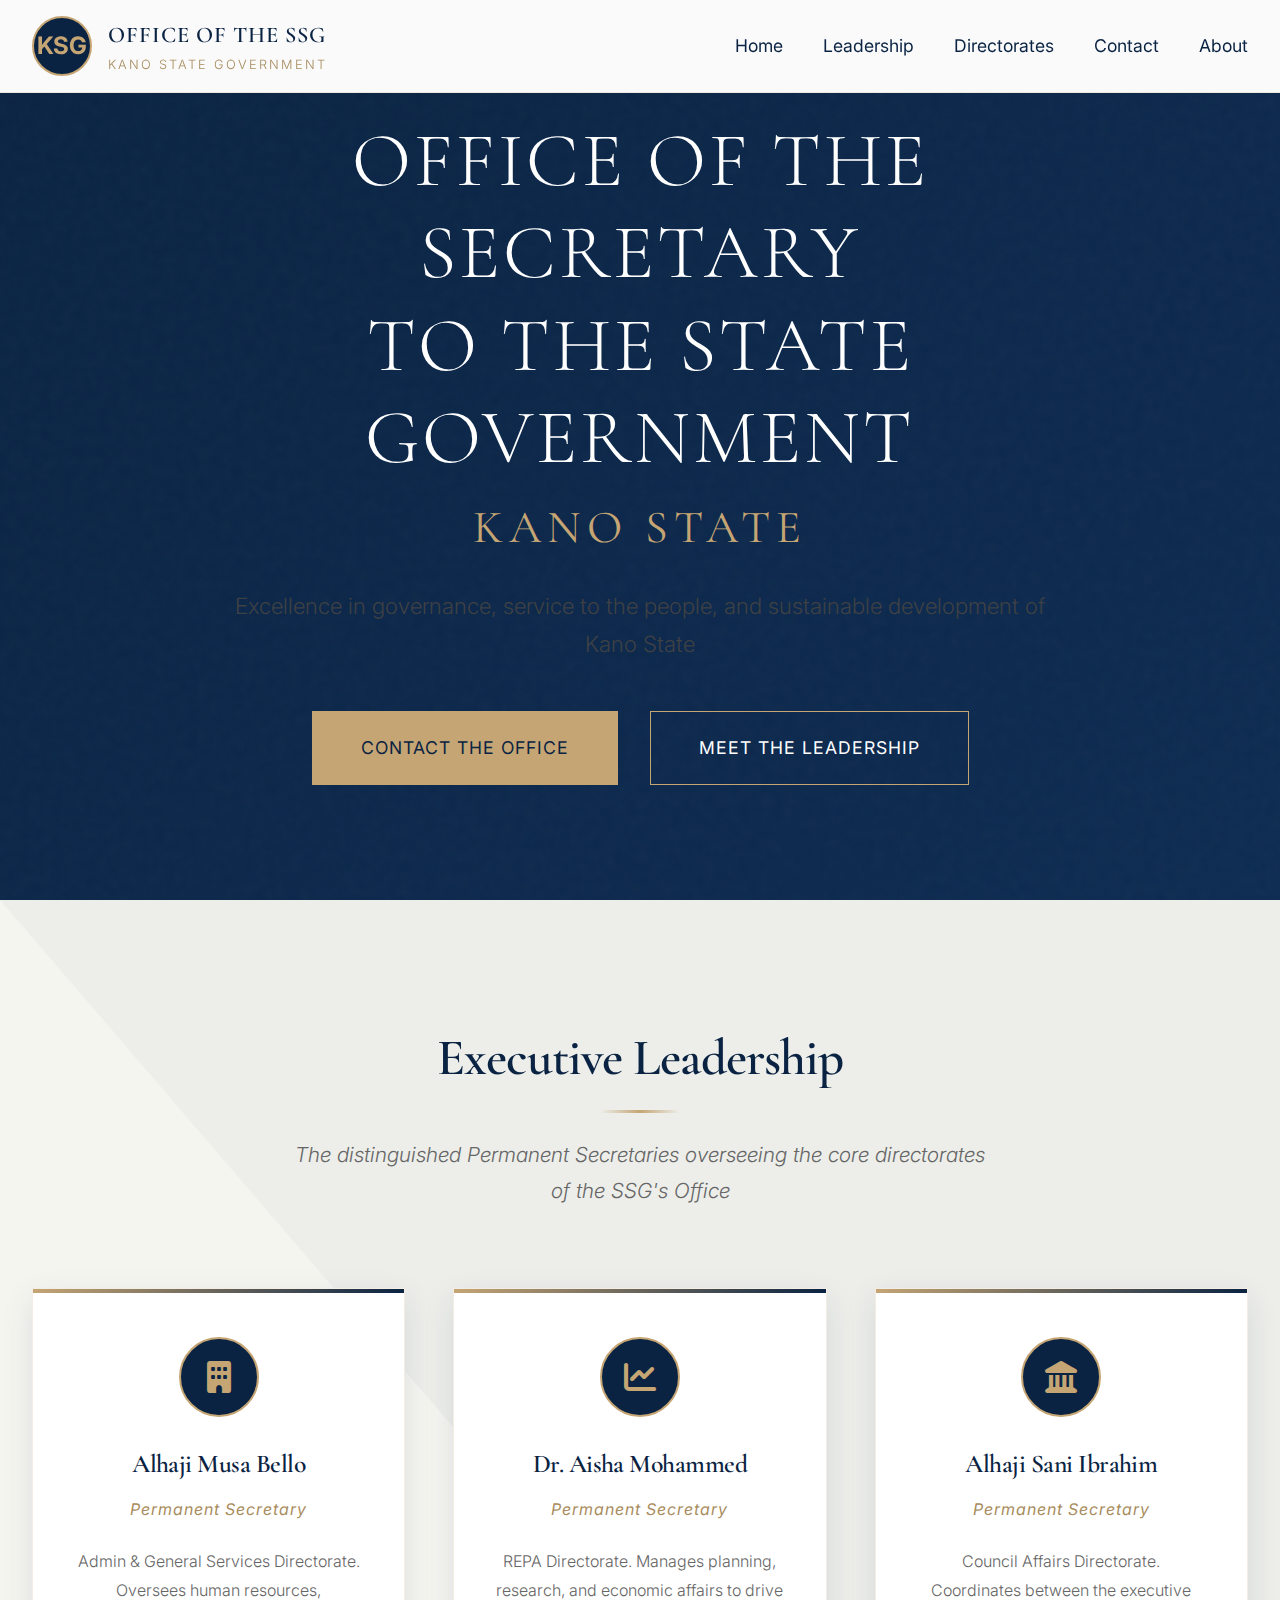
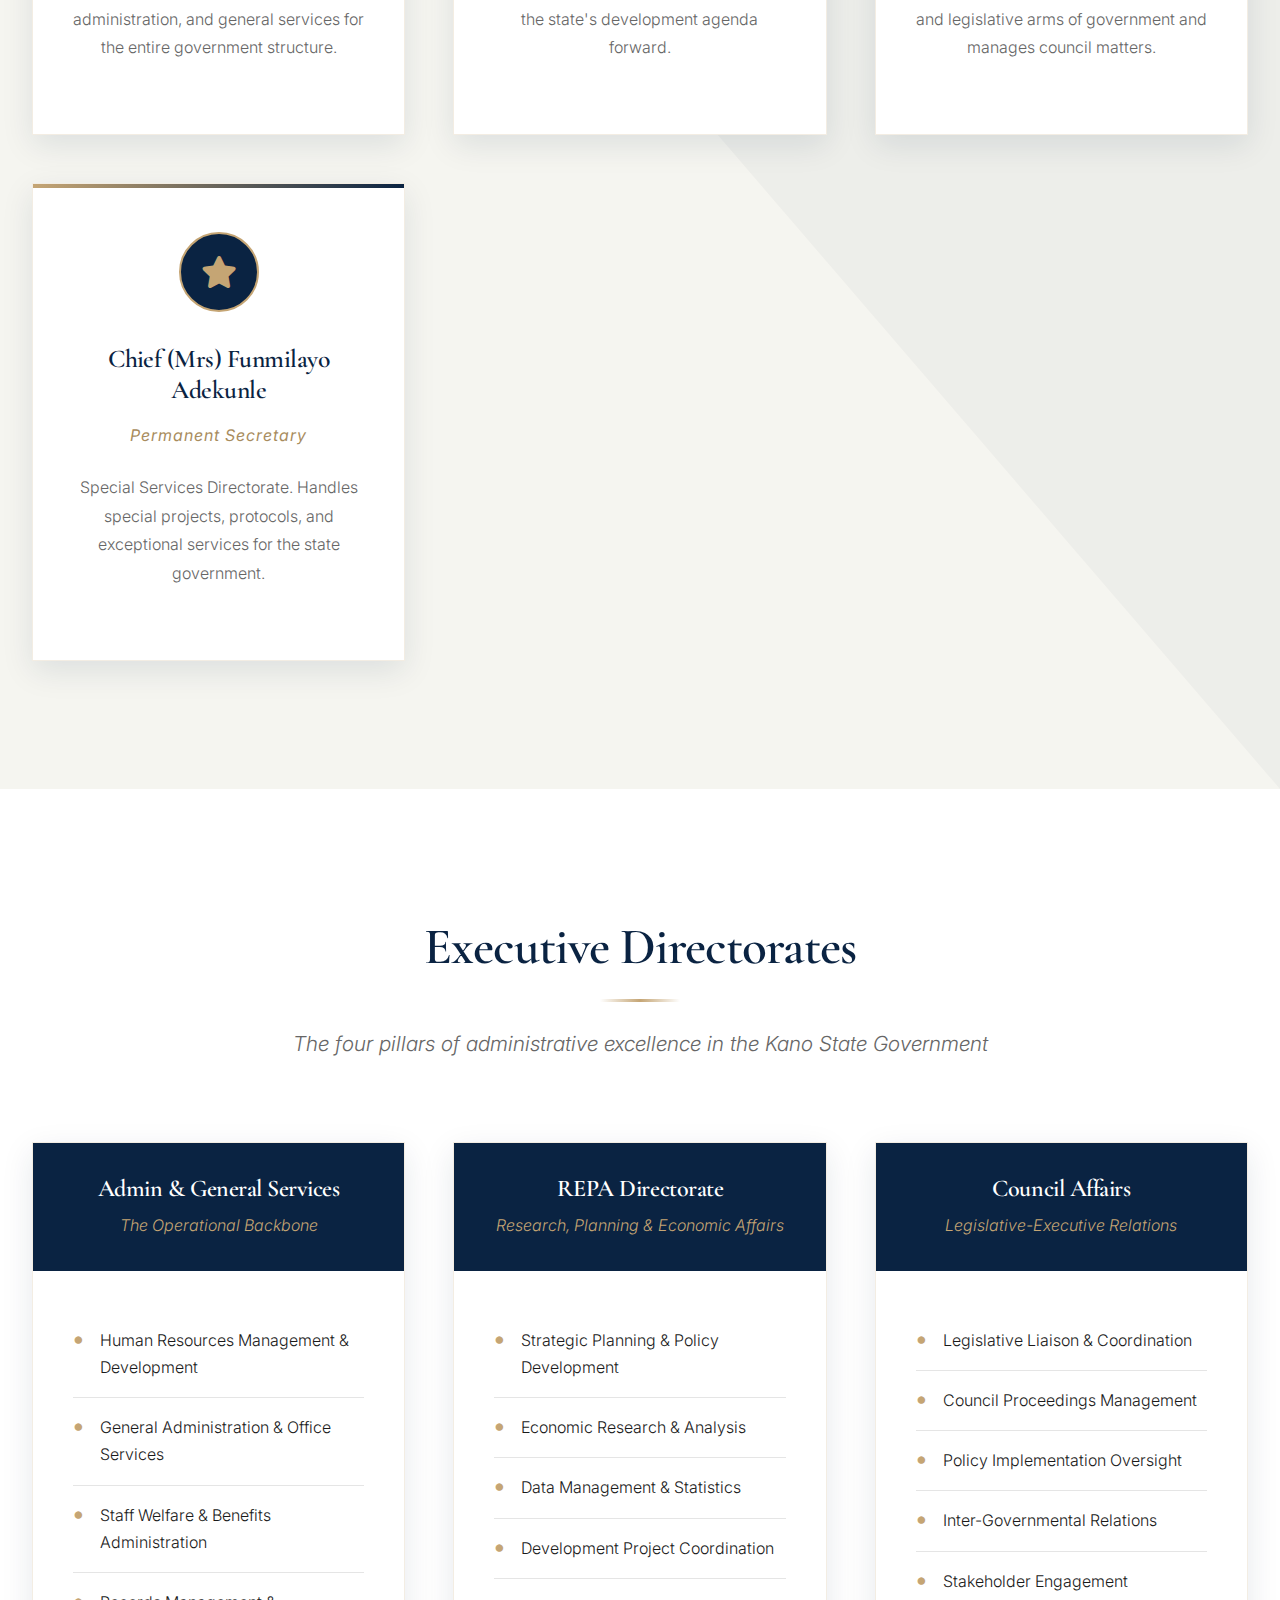
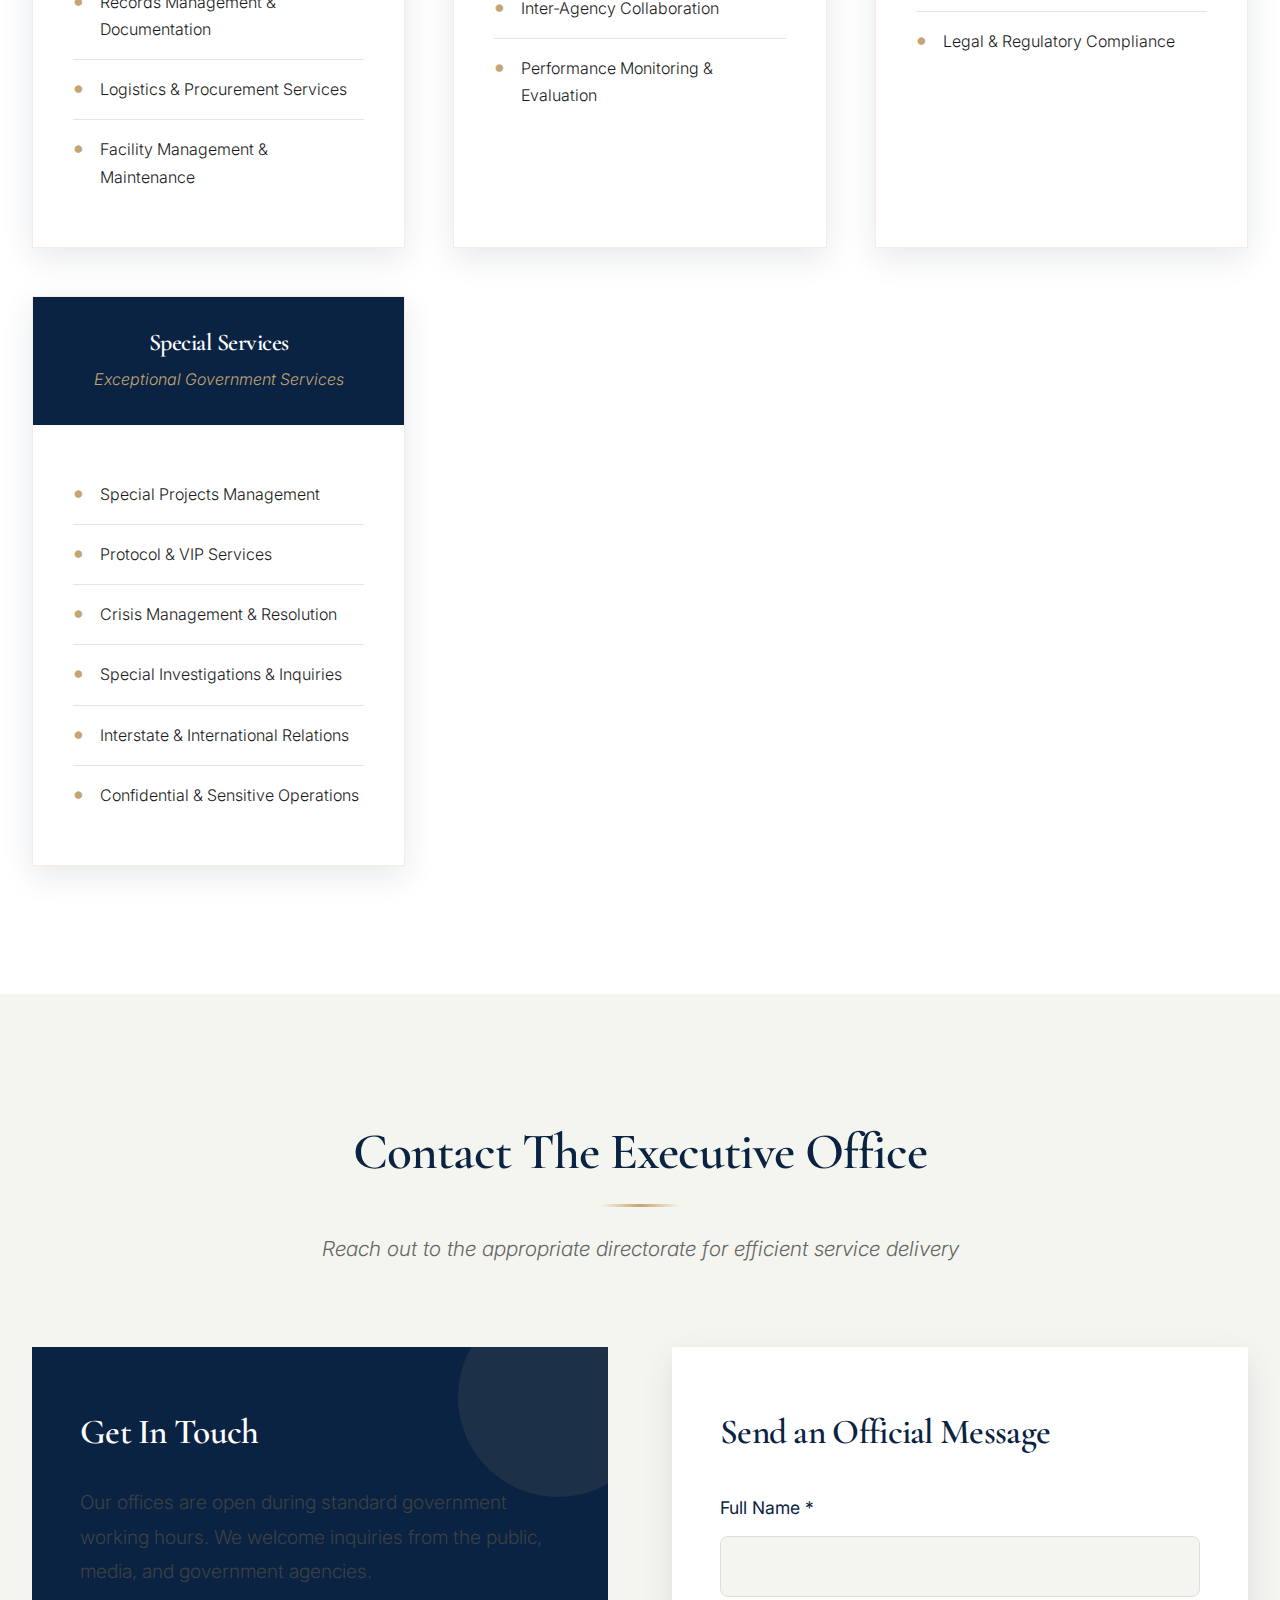
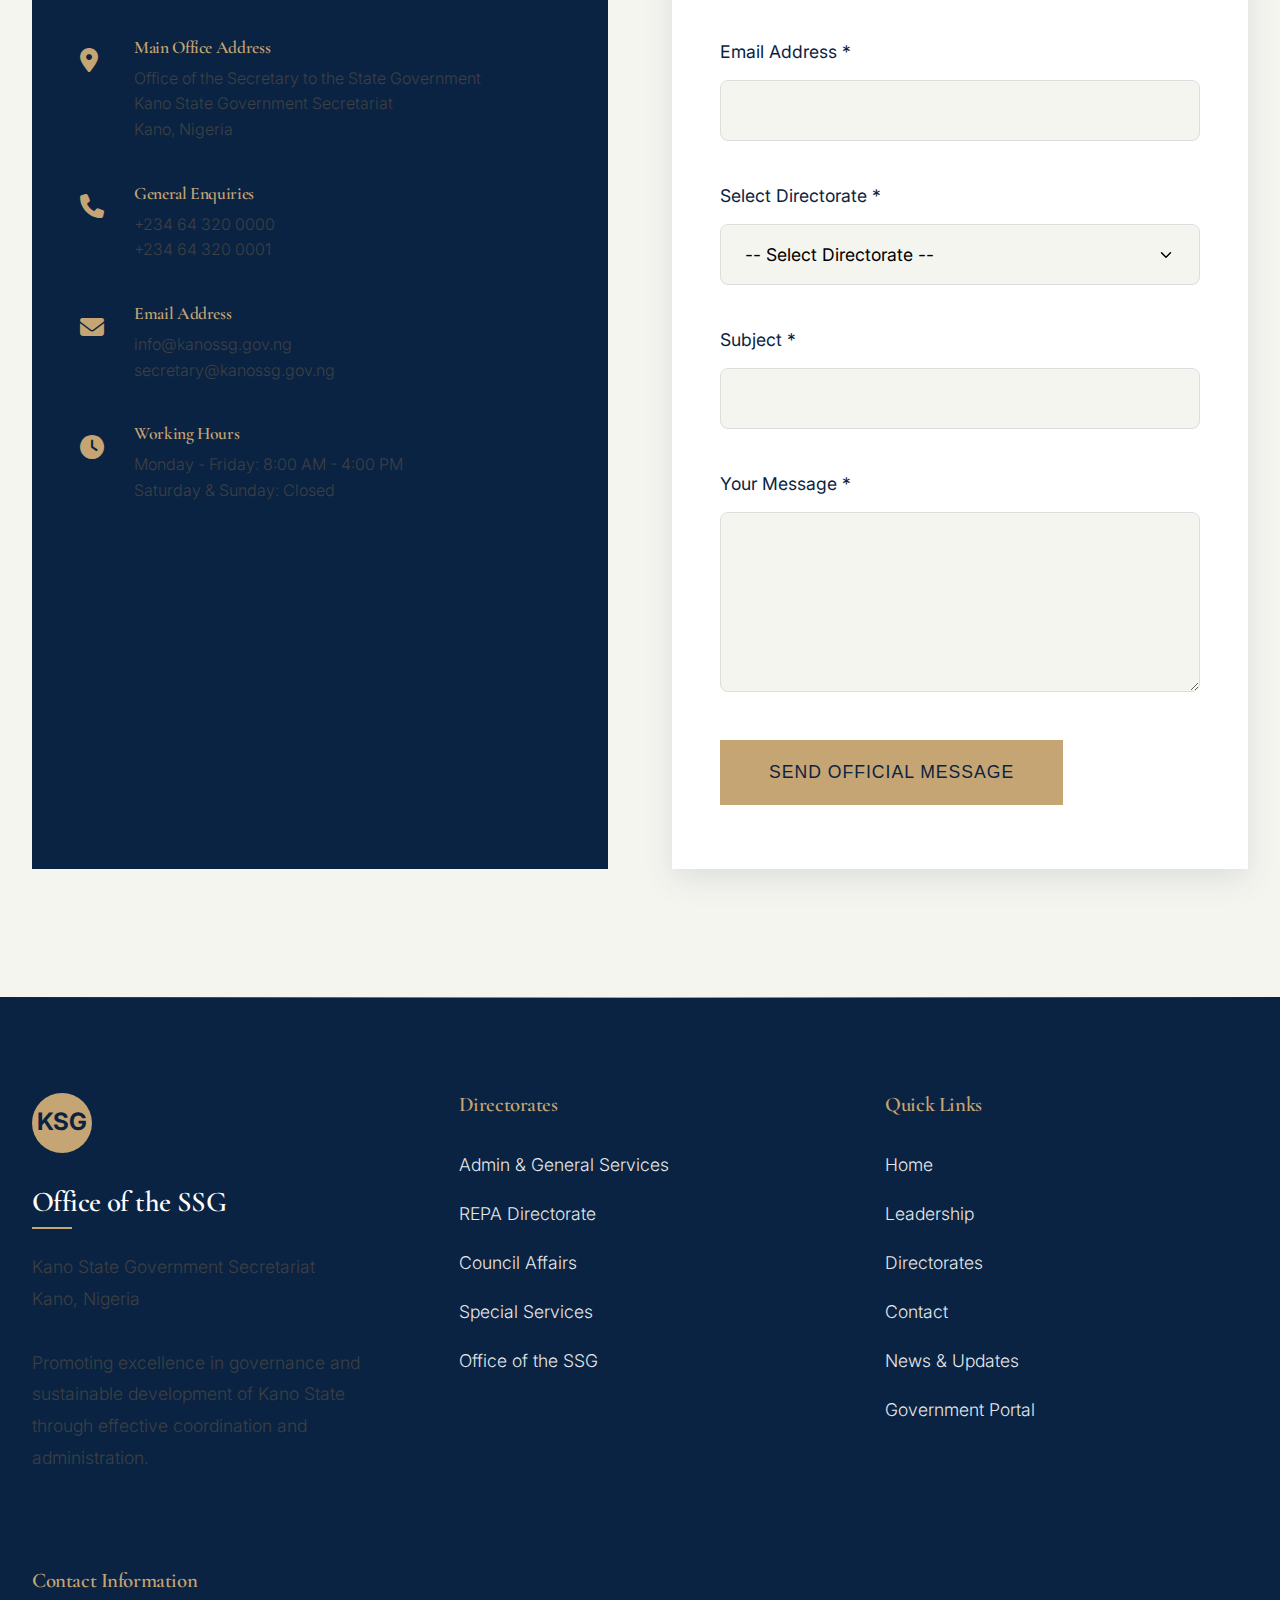
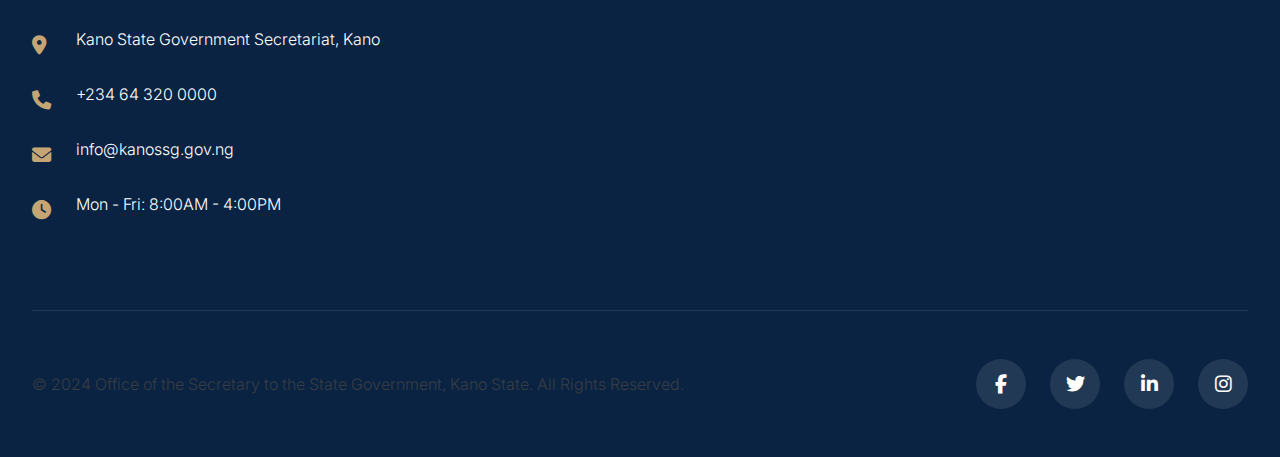
<file: index_.html>
<!DOCTYPE html>
<html lang="en">
<head>
    <meta charset="UTF-8">
    <meta name="viewport" content="width=device-width, initial-scale=1.0">
    <title>Office of the Secretary to the State Government | Kano State Government</title>
    <link rel="preconnect" href="https://fonts.googleapis.com">
    <link rel="preconnect" href="https://fonts.gstatic.com" crossorigin>
    <link href="https://fonts.googleapis.com/css2?family=Cormorant+Garamond:wght@300;400;500;600;700&family=Inter:wght@300;400;500;600&display=swap" rel="stylesheet">
    <link rel="stylesheet" href="https://cdnjs.cloudflare.com/ajax/libs/font-awesome/6.4.0/css/all.min.css">
    <style>
        /* ===== CSS VARIABLES & RESET ===== */
        :root {
            --color-primary: #0A2342;
            --color-secondary: #F5F5F0;
            --color-accent: #C5A574;
            --color-accent-dark: #A88C5D;
            --color-dark: #1A1A1A;
            --color-light: #FFFFFF;
            --font-heading: 'Cormorant Garamond', serif;
            --font-body: 'Inter', sans-serif;
            --transition: all 0.4s cubic-bezier(0.25, 0.46, 0.45, 0.94);
            --shadow: 0 10px 30px rgba(10, 35, 66, 0.1);
            --border-radius: 8px;
        }

        * {
            margin: 0;
            padding: 0;
            box-sizing: border-box;
        }

        html {
            scroll-behavior: smooth;
        }

        body {
            font-family: var(--font-body);
            line-height: 1.7;
            color: var(--color-dark);
            background: var(--color-light);
            overflow-x: hidden;
            font-weight: 300;
        }

        /* ===== TYPOGRAPHY ===== */
        h1, h2, h3, h4, h5, h6 {
            font-family: var(--font-heading);
            font-weight: 600;
            line-height: 1.2;
            margin-bottom: 1.5rem;
            color: var(--color-primary);
            letter-spacing: -0.02em;
        }

        h1 { font-size: clamp(2.8rem, 5vw, 4.5rem); }
        h2 { font-size: clamp(2.2rem, 4vw, 3.2rem); }
        h3 { font-size: clamp(1.8rem, 3vw, 2.4rem); }
        h4 { font-size: clamp(1.4rem, 2.5vw, 1.8rem); }

        p {
            font-size: 1.1rem;
            margin-bottom: 1.5rem;
            color: #444;
            font-weight: 300;
        }

        /* ===== LAYOUT & CONTAINERS ===== */
        .container {
            max-width: 1400px;
            margin: 0 auto;
            padding: 0 2rem;
        }

        .section-padding {
            padding: 8rem 0;
        }

        .section-title {
            text-align: center;
            margin-bottom: 5rem;
            position: relative;
        }

        .section-title h2 {
            display: inline-block;
            position: relative;
            padding-bottom: 1.5rem;
        }

        .section-title h2::after {
            content: '';
            position: absolute;
            bottom: 0;
            left: 50%;
            transform: translateX(-50%);
            width: 80px;
            height: 3px;
            background: linear-gradient(90deg, transparent, var(--color-accent), transparent);
        }

        .section-title p {
            font-size: 1.3rem;
            max-width: 700px;
            margin: 0 auto;
            color: #666;
            font-style: italic;
        }

        /* ===== PREMIUM NAVIGATION ===== */
        .navbar {
            position: fixed;
            top: 0;
            left: 0;
            width: 100%;
            background: rgba(255, 255, 255, 0.98);
            backdrop-filter: blur(20px);
            padding: 1rem 0;
            z-index: 10000;
            transition: var(--transition);
            border-bottom: 1px solid rgba(197, 165, 116, 0.2);
        }

        .nav-container {
            display: flex;
            justify-content: space-between;
            align-items: center;
            max-width: 1400px;
            margin: 0 auto;
            padding: 0 2rem;
        }

        .nav-logo {
            display: flex;
            align-items: center;
            gap: 1rem;
        }

        .logo-img {
            width: 60px;
            height: 60px;
            background: var(--color-primary);
            border: 2px solid var(--color-accent);
            border-radius: 50%;
            display: flex;
            align-items: center;
            justify-content: center;
            color: var(--color-accent);
            font-size: 1.5rem;
            font-weight: bold;
        }

        .logo-text {
            display: flex;
            flex-direction: column;
        }

        .logo-text span:first-child {
            font-family: var(--font-heading);
            font-size: 1.4rem;
            font-weight: 600;
            color: var(--color-primary);
            letter-spacing: 1px;
        }

        .logo-text span:last-child {
            font-size: 0.8rem;
            color: var(--color-accent-dark);
            letter-spacing: 2px;
            text-transform: uppercase;
        }

        .nav-menu {
            display: flex;
            list-style: none;
            gap: 2.5rem;
        }

        .nav-link {
            text-decoration: none;
            color: var(--color-primary);
            font-weight: 400;
            font-size: 1.1rem;
            transition: var(--transition);
            position: relative;
            padding: 0.5rem 0;
        }

        .nav-link::after {
            content: '';
            position: absolute;
            bottom: 0;
            left: 0;
            width: 0;
            height: 2px;
            background: var(--color-accent);
            transition: var(--transition);
        }

        .nav-link:hover::after,
        .nav-link.active::after {
            width: 100%;
        }

        .nav-link:hover {
            color: var(--color-accent);
        }

        /* ===== LUXURY HERO SECTION ===== */
        .hero {
            height: 100vh;
            min-height: 900px;
            background: linear-gradient(135deg, var(--color-primary) 0%, #0d2b52 100%);
            position: relative;
            display: flex;
            align-items: center;
            justify-content: center;
            overflow: hidden;
        }

        .hero::before {
            content: '';
            position: absolute;
            top: 0;
            left: 0;
            width: 100%;
            height: 100%;
            background: url('data:image/svg+xml,<svg xmlns="http://www.w3.org/2000/svg" viewBox="0 0 100 100"><defs><pattern id="grain" width="100" height="100" patternUnits="userSpaceOnUse"><filter id="noise"><feTurbulence type="fractalNoise" baseFrequency="0.8" numOctaves="3" stitchTiles="stitch"></feTurbulence></filter><rect width="100" height="100" filter="url(%23noise)" opacity="0.1"></rect></pattern></defs><rect width="100" height="100" fill="url(%23grain)"></rect></svg>');
            opacity: 0.3;
        }

        .hero-content {
            text-align: center;
            color: var(--color-light);
            position: relative;
            z-index: 2;
            max-width: 900px;
            padding: 0 2rem;
        }

        .hero-content h1 {
            font-size: clamp(3rem, 6vw, 5rem);
            margin-bottom: 2rem;
            color: var(--color-light);
            font-weight: 300;
            text-transform: uppercase;
            letter-spacing: 3px;
            animation: fadeInUp 1.2s ease;
        }

        .hero-content h1 span {
            display: block;
            font-size: 0.6em;
            letter-spacing: 6px;
            margin-top: 1rem;
            color: var(--color-accent);
            font-weight: 400;
        }

        .hero-content p {
            font-size: 1.4rem;
            margin-bottom: 3rem;
            opacity: 0.9;
            font-weight: 300;
            animation: fadeInUp 1.2s ease 0.3s both;
        }

        .hero-buttons {
            display: flex;
            gap: 2rem;
            justify-content: center;
            flex-wrap: wrap;
            animation: fadeInUp 1.2s ease 0.6s both;
        }

        /* ===== LUXURY BUTTONS ===== */
        .btn {
            display: inline-flex;
            align-items: center;
            justify-content: center;
            padding: 1.3rem 3rem;
            border: none;
            border-radius: 0;
            text-decoration: none;
            font-weight: 400;
            font-size: 1.1rem;
            transition: var(--transition);
            cursor: pointer;
            position: relative;
            overflow: hidden;
            letter-spacing: 1px;
            text-transform: uppercase;
        }

        .btn-primary {
            background: var(--color-accent);
            color: var(--color-primary);
            border: 1px solid var(--color-accent);
        }

        .btn-primary:hover {
            background: transparent;
            color: var(--color-accent);
            transform: translateY(-2px);
        }

        .btn-secondary {
            background: transparent;
            color: var(--color-light);
            border: 1px solid var(--color-accent);
        }

        .btn-secondary:hover {
            background: var(--color-accent);
            color: var(--color-primary);
            transform: translateY(-2px);
        }

        /* ===== PERMANENT SECRETARIES SECTION ===== */
        .secretaries {
            background: var(--color-secondary);
            position: relative;
        }

        .secretaries::before {
            content: '';
            position: absolute;
            top: 0;
            left: 0;
            width: 100%;
            height: 100%;
            background: url('data:image/svg+xml,<svg xmlns="http://www.w3.org/2000/svg" viewBox="0 0 100 100" preserveAspectRatio="none"><path d="M0,0 L100,0 L100,100 Z" fill="rgba(10, 35, 66, 0.03)"/></svg>');
            background-size: cover;
        }

        .secretaries-grid {
            display: grid;
            grid-template-columns: repeat(auto-fit, minmax(300px, 1fr));
            gap: 3rem;
            position: relative;
            z-index: 2;
        }

        .secretary-card {
            background: var(--color-light);
            padding: 3rem 2.5rem;
            text-align: center;
            box-shadow: var(--shadow);
            transition: var(--transition);
            position: relative;
            border: 1px solid rgba(197, 165, 116, 0.2);
        }

        .secretary-card::before {
            content: '';
            position: absolute;
            top: 0;
            left: 0;
            width: 100%;
            height: 4px;
            background: linear-gradient(90deg, var(--color-accent), var(--color-primary));
        }

        .secretary-card:hover {
            transform: translateY(-10px);
            box-shadow: 0 20px 40px rgba(10, 35, 66, 0.15);
        }

        .secretary-icon {
            width: 80px;
            height: 80px;
            background: var(--color-primary);
            border-radius: 50%;
            display: flex;
            align-items: center;
            justify-content: center;
            margin: 0 auto 2rem;
            color: var(--color-accent);
            font-size: 2rem;
            border: 2px solid var(--color-accent);
        }

        .secretary-card h3 {
            font-size: 1.6rem;
            margin-bottom: 1rem;
            color: var(--color-primary);
        }

        .secretary-card .position {
            color: var(--color-accent-dark);
            font-style: italic;
            margin-bottom: 1.5rem;
            font-weight: 400;
            letter-spacing: 1px;
        }

        .secretary-card p {
            font-size: 1rem;
            line-height: 1.8;
            color: #666;
        }

        /* ===== EXECUTIVE OFFICES SECTION ===== */
        .offices-grid {
            display: grid;
            grid-template-columns: repeat(auto-fit, minmax(350px, 1fr));
            gap: 3rem;
        }

        .office-card {
            background: var(--color-light);
            padding: 0;
            border: 1px solid rgba(197, 165, 116, 0.2);
            box-shadow: var(--shadow);
            transition: var(--transition);
            position: relative;
        }

        .office-card:hover {
            transform: translateY(-5px);
            box-shadow: 0 25px 50px rgba(10, 35, 66, 0.15);
        }

        .office-header {
            background: var(--color-primary);
            color: var(--color-light);
            padding: 2rem;
            text-align: center;
        }

        .office-header h3 {
            color: var(--color-light);
            margin-bottom: 0.5rem;
            font-size: 1.5rem;
        }

        .office-header .subtitle {
            color: var(--color-accent);
            font-style: italic;
        }

        .office-body {
            padding: 2.5rem;
        }

        .responsibilities-list {
            list-style: none;
        }

        .responsibilities-list li {
            padding: 1rem 0;
            border-bottom: 1px solid rgba(0, 0, 0, 0.1);
            display: flex;
            align-items: flex-start;
            gap: 1rem;
        }

        .responsibilities-list li:last-child {
            border-bottom: none;
        }

        .responsibilities-list li::before {
            content: '•';
            color: var(--color-accent);
            font-weight: bold;
            font-size: 1.5rem;
            line-height: 1;
        }

        /* ===== PREMIUM CONTACT SECTION ===== */
        .contact {
            background: var(--color-secondary);
        }

        .contact-content {
            display: grid;
            grid-template-columns: 1fr 1fr;
            gap: 4rem;
        }

        .contact-info {
            background: var(--color-primary);
            color: var(--color-light);
            padding: 4rem 3rem;
            position: relative;
            overflow: hidden;
        }

        .contact-info::before {
            content: '';
            position: absolute;
            top: -50px;
            right: -50px;
            width: 200px;
            height: 200px;
            background: var(--color-accent);
            opacity: 0.1;
            border-radius: 50%;
        }

        .contact-info h3 {
            color: var(--color-light);
            margin-bottom: 2rem;
            font-size: 2.2rem;
            position: relative;
        }

        .contact-info > p {
            margin-bottom: 3rem;
            line-height: 1.8;
            opacity: 0.9;
            font-size: 1.2rem;
        }

        .contact-detail {
            display: flex;
            align-items: flex-start;
            margin-bottom: 2.5rem;
            gap: 1.5rem;
        }

        .contact-icon {
            font-size: 1.5rem;
            min-width: 30px;
            color: var(--color-accent);
            margin-top: 0.3rem;
        }

        .contact-detail h4 {
            color: var(--color-accent);
            margin-bottom: 0.5rem;
            font-size: 1.1rem;
        }

        .contact-detail p {
            opacity: 0.9;
            line-height: 1.6;
            margin: 0;
            font-size: 1rem;
        }

        .contact-form {
            background: var(--color-light);
            padding: 4rem 3rem;
            box-shadow: var(--shadow);
        }

        .contact-form h3 {
            margin-bottom: 2.5rem;
            font-size: 2.2rem;
            position: relative;
        }

        .form-group {
            margin-bottom: 2.5rem;
            position: relative;
        }

        .form-group label {
            display: block;
            margin-bottom: 0.8rem;
            font-weight: 400;
            color: var(--color-primary);
            font-size: 1.1rem;
        }

        .form-group input,
        .form-group textarea,
        .form-group select {
            width: 100%;
            padding: 1.2rem 1.5rem;
            border: 1px solid #ddd;
            border-radius: var(--border-radius);
            font-family: var(--font-body);
            font-size: 1.1rem;
            transition: var(--transition);
            background: var(--color-secondary);
        }

        .form-group input:focus,
        .form-group textarea:focus,
        .form-group select:focus {
            outline: none;
            border-color: var(--color-accent);
            box-shadow: 0 0 0 3px rgba(197, 165, 116, 0.1);
            background: var(--color-light);
        }

        .form-group textarea {
            min-height: 180px;
            resize: vertical;
        }

        .form-group select {
            appearance: none;
            background-image: url("data:image/svg+xml;charset=UTF-8,%3csvg xmlns='http://www.w3.org/2000/svg' viewBox='0 0 24 24' fill='none' stroke='currentColor' stroke-width='2' stroke-linecap='round' stroke-linejoin='round'%3e%3cpolyline points='6 9 12 15 18 9'%3e%3c/polyline%3e%3c/svg%3e");
            background-repeat: no-repeat;
            background-position: right 1.5rem center;
            background-size: 1em;
        }

        /* ===== LUXURY FOOTER ===== */
        .footer {
            background: var(--color-primary);
            color: var(--color-light);
            padding: 6rem 0 3rem;
            position: relative;
        }

        .footer::before {
            content: '';
            position: absolute;
            top: 0;
            left: 0;
            width: 100%;
            height: 1px;
            background: linear-gradient(90deg, transparent, var(--color-accent), transparent);
        }

        .footer-content {
            display: grid;
            grid-template-columns: repeat(auto-fit, minmax(300px, 1fr));
            gap: 4rem;
            margin-bottom: 4rem;
        }

        .footer-col h3 {
            color: var(--color-light);
            margin-bottom: 2rem;
            font-size: 1.8rem;
            position: relative;
            display: inline-block;
        }

        .footer-col h3::after {
            content: '';
            position: absolute;
            bottom: -10px;
            left: 0;
            width: 40px;
            height: 2px;
            background: var(--color-accent);
        }

        .footer-col h4 {
            color: var(--color-accent);
            margin-bottom: 2rem;
            font-size: 1.3rem;
        }

        .footer-logo {
            margin-bottom: 2rem;
        }

        .footer-col p {
            margin-bottom: 2rem;
            line-height: 1.8;
            opacity: 0.9;
            font-size: 1.1rem;
        }

        .footer-col ul {
            list-style: none;
        }

        .footer-col ul li {
            margin-bottom: 1.2rem;
        }

        .footer-col a {
            color: var(--color-light);
            text-decoration: none;
            transition: var(--transition);
            opacity: 0.9;
            font-size: 1.1rem;
            display: inline-block;
        }

        .footer-col a:hover {
            color: var(--color-accent);
            opacity: 1;
            transform: translateX(5px);
        }

        .footer-contact li {
            display: flex;
            align-items: flex-start;
            gap: 1.5rem;
            margin-bottom: 2rem;
        }

        .footer-contact .icon {
            color: var(--color-accent);
            font-size: 1.2rem;
            margin-top: 0.2rem;
            min-width: 20px;
        }

        .footer-bottom {
            border-top: 1px solid rgba(255, 255, 255, 0.1);
            padding-top: 3rem;
            display: flex;
            justify-content: space-between;
            align-items: center;
            flex-wrap: wrap;
            gap: 2rem;
        }

        .footer-copyright p {
            margin: 0;
            opacity: 0.8;
            font-size: 1rem;
        }

        .footer-social {
            display: flex;
            gap: 1.5rem;
        }

        .footer-social a {
            display: inline-flex;
            align-items: center;
            justify-content: center;
            width: 50px;
            height: 50px;
            background: rgba(255, 255, 255, 0.1);
            color: var(--color-light);
            border-radius: 50%;
            text-decoration: none;
            transition: var(--transition);
            font-size: 1.2rem;
        }

        .footer-social a:hover {
            background: var(--color-accent);
            color: var(--color-primary);
            transform: translateY(-3px);
        }

        /* ===== ANIMATIONS ===== */
        @keyframes fadeInUp {
            from {
                opacity: 0;
                transform: translateY(40px);
            }
            to {
                opacity: 1;
                transform: translateY(0);
            }
        }

        @keyframes fadeIn {
            from {
                opacity: 0;
            }
            to {
                opacity: 1;
            }
        }

        /* ===== RESPONSIVE DESIGN ===== */
        @media (max-width: 1200px) {
            .container {
                padding: 0 3rem;
            }
        }

        @media (max-width: 968px) {
            .contact-content {
                grid-template-columns: 1fr;
            }
            
            .nav-menu {
                display: none;
            }
            
            .hero-buttons {
                flex-direction: column;
                align-items: center;
            }
            
            .btn {
                width: 250px;
            }
        }

        @media (max-width: 768px) {
            .container {
                padding: 0 2rem;
            }
            
            .section-padding {
                padding: 6rem 0;
            }
            
            .secretaries-grid,
            .offices-grid {
                grid-template-columns: 1fr;
            }
            
            .footer-content {
                grid-template-columns: 1fr;
                text-align: center;
            }
            
            .footer-bottom {
                flex-direction: column;
                text-align: center;
            }
            
            .footer-col h3::after {
                left: 50%;
                transform: translateX(-50%);
            }
        }

        @media (max-width: 480px) {
            .container {
                padding: 0 1.5rem;
            }
            
            .hero-content h1 {
                font-size: 2.5rem;
            }
            
            .hero-content p {
                font-size: 1.2rem;
            }
            
            .section-title p {
                font-size: 1.1rem;
            }
        }
    </style>
</head>
<body>
    <!-- Premium Navigation -->
    <nav class="navbar">
        <div class="nav-container">
            <div class="nav-logo">
                <div class="logo-img">KSG</div>
                <div class="logo-text">
                    <span>OFFICE OF THE SSG</span>
                    <span>Kano State Government</span>
                </div>
            </div>
            <ul class="nav-menu">
                <li><a href="#home" class="nav-link">Home</a></li>
                <li><a href="#secretaries" class="nav-link">Leadership</a></li>
                <li><a href="#offices" class="nav-link">Directorates</a></li>
                <li><a href="#contact" class="nav-link">Contact</a></li>
                <li><a href="#about" class="nav-link">About</a></li>
            </ul>
        </div>
    </nav>

    <!-- Luxury Hero Section -->
    <section id="home" class="hero">
        <div class="hero-content">
            <h1>OFFICE OF THE SECRETARY<br>TO THE STATE GOVERNMENT<span>Kano State</span></h1>
            <p>Excellence in governance, service to the people, and sustainable development of Kano State</p>
            <div class="hero-buttons">
                <a href="#contact" class="btn btn-primary">Contact The Office</a>
                <a href="#secretaries" class="btn btn-secondary">Meet The Leadership</a>
            </div>
        </div>
    </section>

    <!-- Permanent Secretaries Section -->
    <section id="secretaries" class="secretaries section-padding">
        <div class="container">
            <div class="section-title">
                <h2>Executive Leadership</h2>
                <p>The distinguished Permanent Secretaries overseeing the core directorates of the SSG's Office</p>
            </div>

            <div class="secretaries-grid">
                <div class="secretary-card">
                    <div class="secretary-icon">
                        <i class="fas fa-building"></i>
                    </div>
                    <h3>Alhaji Musa Bello</h3>
                    <div class="position">Permanent Secretary</div>
                    <p>Admin & General Services Directorate. Oversees human resources, administration, and general services for the entire government structure.</p>
                </div>

                <div class="secretary-card">
                    <div class="secretary-icon">
                        <i class="fas fa-chart-line"></i>
                    </div>
                    <h3>Dr. Aisha Mohammed</h3>
                    <div class="position">Permanent Secretary</div>
                    <p>REPA Directorate. Manages planning, research, and economic affairs to drive the state's development agenda forward.</p>
                </div>

                <div class="secretary-card">
                    <div class="secretary-icon">
                        <i class="fas fa-landmark"></i>
                    </div>
                    <h3>Alhaji Sani Ibrahim</h3>
                    <div class="position">Permanent Secretary</div>
                    <p>Council Affairs Directorate. Coordinates between the executive and legislative arms of government and manages council matters.</p>
                </div>

                <div class="secretary-card">
                    <div class="secretary-icon">
                        <i class="fas fa-star"></i>
                    </div>
                    <h3>Chief (Mrs) Funmilayo Adekunle</h3>
                    <div class="position">Permanent Secretary</div>
                    <p>Special Services Directorate. Handles special projects, protocols, and exceptional services for the state government.</p>
                </div>
            </div>
        </div>
    </section>

    <!-- Directorates Section -->
    <section id="offices" class="offices section-padding">
        <div class="container">
            <div class="section-title">
                <h2>Executive Directorates</h2>
                <p>The four pillars of administrative excellence in the Kano State Government</p>
            </div>

            <div class="offices-grid">
                <div class="office-card">
                    <div class="office-header">
                        <h3>Admin & General Services</h3>
                        <div class="subtitle">The Operational Backbone</div>
                    </div>
                    <div class="office-body">
                        <ul class="responsibilities-list">
                            <li>Human Resources Management & Development</li>
                            <li>General Administration & Office Services</li>
                            <li>Staff Welfare & Benefits Administration</li>
                            <li>Records Management & Documentation</li>
                            <li>Logistics & Procurement Services</li>
                            <li>Facility Management & Maintenance</li>
                        </ul>
                    </div>
                </div>

                <div class="office-card">
                    <div class="office-header">
                        <h3>REPA Directorate</h3>
                        <div class="subtitle">Research, Planning & Economic Affairs</div>
                    </div>
                    <div class="office-body">
                        <ul class="responsibilities-list">
                            <li>Strategic Planning & Policy Development</li>
                            <li>Economic Research & Analysis</li>
                            <li>Data Management & Statistics</li>
                            <li>Development Project Coordination</li>
                            <li>Inter-Agency Collaboration</li>
                            <li>Performance Monitoring & Evaluation</li>
                        </ul>
                    </div>
                </div>

                <div class="office-card">
                    <div class="office-header">
                        <h3>Council Affairs</h3>
                        <div class="subtitle">Legislative-Executive Relations</div>
                    </div>
                    <div class="office-body">
                        <ul class="responsibilities-list">
                            <li>Legislative Liaison & Coordination</li>
                            <li>Council Proceedings Management</li>
                            <li>Policy Implementation Oversight</li>
                            <li>Inter-Governmental Relations</li>
                            <li>Stakeholder Engagement</li>
                            <li>Legal & Regulatory Compliance</li>
                        </ul>
                    </div>
                </div>

                <div class="office-card">
                    <div class="office-header">
                        <h3>Special Services</h3>
                        <div class="subtitle">Exceptional Government Services</div>
                    </div>
                    <div class="office-body">
                        <ul class="responsibilities-list">
                            <li>Special Projects Management</li>
                            <li>Protocol & VIP Services</li>
                            <li>Crisis Management & Resolution</li>
                            <li>Special Investigations & Inquiries</li>
                            <li>Interstate & International Relations</li>
                            <li>Confidential & Sensitive Operations</li>
                        </ul>
                    </div>
                </div>
            </div>
        </div>
    </section>

    <!-- Premium Contact Section -->
    <section id="contact" class="contact section-padding">
        <div class="container">
            <div class="section-title">
                <h2>Contact The Executive Office</h2>
                <p>Reach out to the appropriate directorate for efficient service delivery</p>
            </div>

            <div class="contact-content">
                <div class="contact-info">
                    <h3>Get In Touch</h3>
                    <p>Our offices are open during standard government working hours. We welcome inquiries from the public, media, and government agencies.</p>

                    <div class="contact-detail">
                        <div class="contact-icon">
                            <i class="fas fa-map-marker-alt"></i>
                        </div>
                        <div>
                            <h4>Main Office Address</h4>
                            <p>Office of the Secretary to the State Government<br>Kano State Government Secretariat<br>Kano, Nigeria</p>
                        </div>
                    </div>

                    <div class="contact-detail">
                        <div class="contact-icon">
                            <i class="fas fa-phone"></i>
                        </div>
                        <div>
                            <h4>General Enquiries</h4>
                            <p>+234 64 320 0000<br>+234 64 320 0001</p>
                        </div>
                    </div>

                    <div class="contact-detail">
                        <div class="contact-icon">
                            <i class="fas fa-envelope"></i>
                        </div>
                        <div>
                            <h4>Email Address</h4>
                            <p>info@kanossg.gov.ng<br>secretary@kanossg.gov.ng</p>
                        </div>
                    </div>

                    <div class="contact-detail">
                        <div class="contact-icon">
                            <i class="fas fa-clock"></i>
                        </div>
                        <div>
                            <h4>Working Hours</h4>
                            <p>Monday - Friday: 8:00 AM - 4:00 PM<br>Saturday & Sunday: Closed</p>
                        </div>
                    </div>
                </div>

                <div class="contact-form">
                    <h3>Send an Official Message</h3>
                    <form id="ssgContactForm">
                        <div class="form-group">
                            <label for="name">Full Name *</label>
                            <input type="text" id="name" name="name" required>
                        </div>
                        <div class="form-group">
                            <label for="email">Email Address *</label>
                            <input type="email" id="email" name="email" required>
                        </div>
                        <div class="form-group">
                            <label for="department">Select Directorate *</label>
                            <select id="department" name="department" required>
                                <option value="">-- Select Directorate --</option>
                                <option value="admin">Admin & General Services</option>
                                <option value="repa">REPA Directorate</option>
                                <option value="council">Council Affairs</option>
                                <option value="special">Special Services</option>
                                <option value="office">SSG's Office</option>
                            </select>
                        </div>
                        <div class="form-group">
                            <label for="subject">Subject *</label>
                            <input type="text" id="subject" name="subject" required>
                        </div>
                        <div class="form-group">
                            <label for="message">Your Message *</label>
                            <textarea id="message" name="message" rows="6" required></textarea>
                        </div>
                        <button type="submit" class="btn btn-primary">Send Official Message</button>
                    </form>
                </div>
            </div>
        </div>
    </section>

    <!-- Luxury Footer -->
    <footer class="footer">
        <div class="container">
            <div class="footer-content">
                <div class="footer-col">
                    <div class="footer-logo">
                        <div style="width: 60px; height: 60px; background: var(--color-accent); border-radius: 50%; display: flex; align-items: center; justify-content: center; color: var(--color-primary); font-size: 1.5rem; font-weight: bold; margin-bottom: 1.5rem;">KSG</div>
                    </div>
                    <h3>Office of the SSG</h3>
                    <p>Kano State Government Secretariat<br>Kano, Nigeria</p>
                    <p>Promoting excellence in governance and sustainable development of Kano State through effective coordination and administration.</p>
                </div>

                <div class="footer-col">
                    <h4>Directorates</h4>
                    <ul>
                        <li><a href="#">Admin & General Services</a></li>
                        <li><a href="#">REPA Directorate</a></li>
                        <li><a href="#">Council Affairs</a></li>
                        <li><a href="#">Special Services</a></li>
                        <li><a href="#">Office of the SSG</a></li>
                    </ul>
                </div>

                <div class="footer-col">
                    <h4>Quick Links</h4>
                    <ul>
                        <li><a href="#home">Home</a></li>
                        <li><a href="#secretaries">Leadership</a></li>
                        <li><a href="#offices">Directorates</a></li>
                        <li><a href="#contact">Contact</a></li>
                        <li><a href="#">News & Updates</a></li>
                        <li><a href="#">Government Portal</a></li>
                    </ul>
                </div>

                <div class="footer-col">
                    <h4>Contact Information</h4>
                    <ul class="footer-contact">
                        <li>
                            <span class="icon"><i class="fas fa-map-marker-alt"></i></span>
                            <span>Kano State Government Secretariat, Kano</span>
                        </li>
                        <li>
                            <span class="icon"><i class="fas fa-phone"></i></span>
                            <span>+234 64 320 0000</span>
                        </li>
                        <li>
                            <span class="icon"><i class="fas fa-envelope"></i></span>
                            <span>info@kanossg.gov.ng</span>
                        </li>
                        <li>
                            <span class="icon"><i class="fas fa-clock"></i></span>
                            <span>Mon - Fri: 8:00AM - 4:00PM</span>
                        </li>
                    </ul>
                </div>
            </div>

            <div class="footer-bottom">
                <div class="footer-copyright">
                    <p>&copy; 2024 Office of the Secretary to the State Government, Kano State. All Rights Reserved.</p>
                </div>
                <div class="footer-social">
                    <a href="#" aria-label="Facebook"><i class="fab fa-facebook-f"></i></a>
                    <a href="#" aria-label="Twitter"><i class="fab fa-twitter"></i></a>
                    <a href="#" aria-label="LinkedIn"><i class="fab fa-linkedin-in"></i></a>
                    <a href="#" aria-label="Instagram"><i class="fab fa-instagram"></i></a>
                </div>
            </div>
        </div>
    </footer>

    <script>
        // Form validation
        document.getElementById('ssgContactForm').addEventListener('submit', function(e) {
            e.preventDefault();
            alert('Thank you for your message. This has been received by the Office of the Secretary to the State Government.');
            this.reset();
        });

        // Navbar scroll effect
        window.addEventListener('scroll', () => {
            const navbar = document.querySelector('.navbar');
            if (window.scrollY > 50) {
                navbar.style.padding = '0.8rem 0';
                navbar.style.background = 'rgba(255, 255, 255, 0.98)';
            } else {
                navbar.style.padding = '1rem 0';
                navbar.style.background = 'rgba(255, 255, 255, 0.98)';
            }
        });

        // Smooth scrolling for navigation links
        document.querySelectorAll('a[href^="#"]').forEach(anchor => {
            anchor.addEventListener('click', function (e) {
                e.preventDefault();
                const targetId = this.getAttribute('href');
                if (targetId === '#') return;

                const targetElement = document.querySelector(targetId);
                if (targetElement) {
                    targetElement.scrollIntoView({
                        behavior: 'smooth',
                        block: 'start'
                    });
                }
            });
        });
    </script>
</body>
</html>
</file>
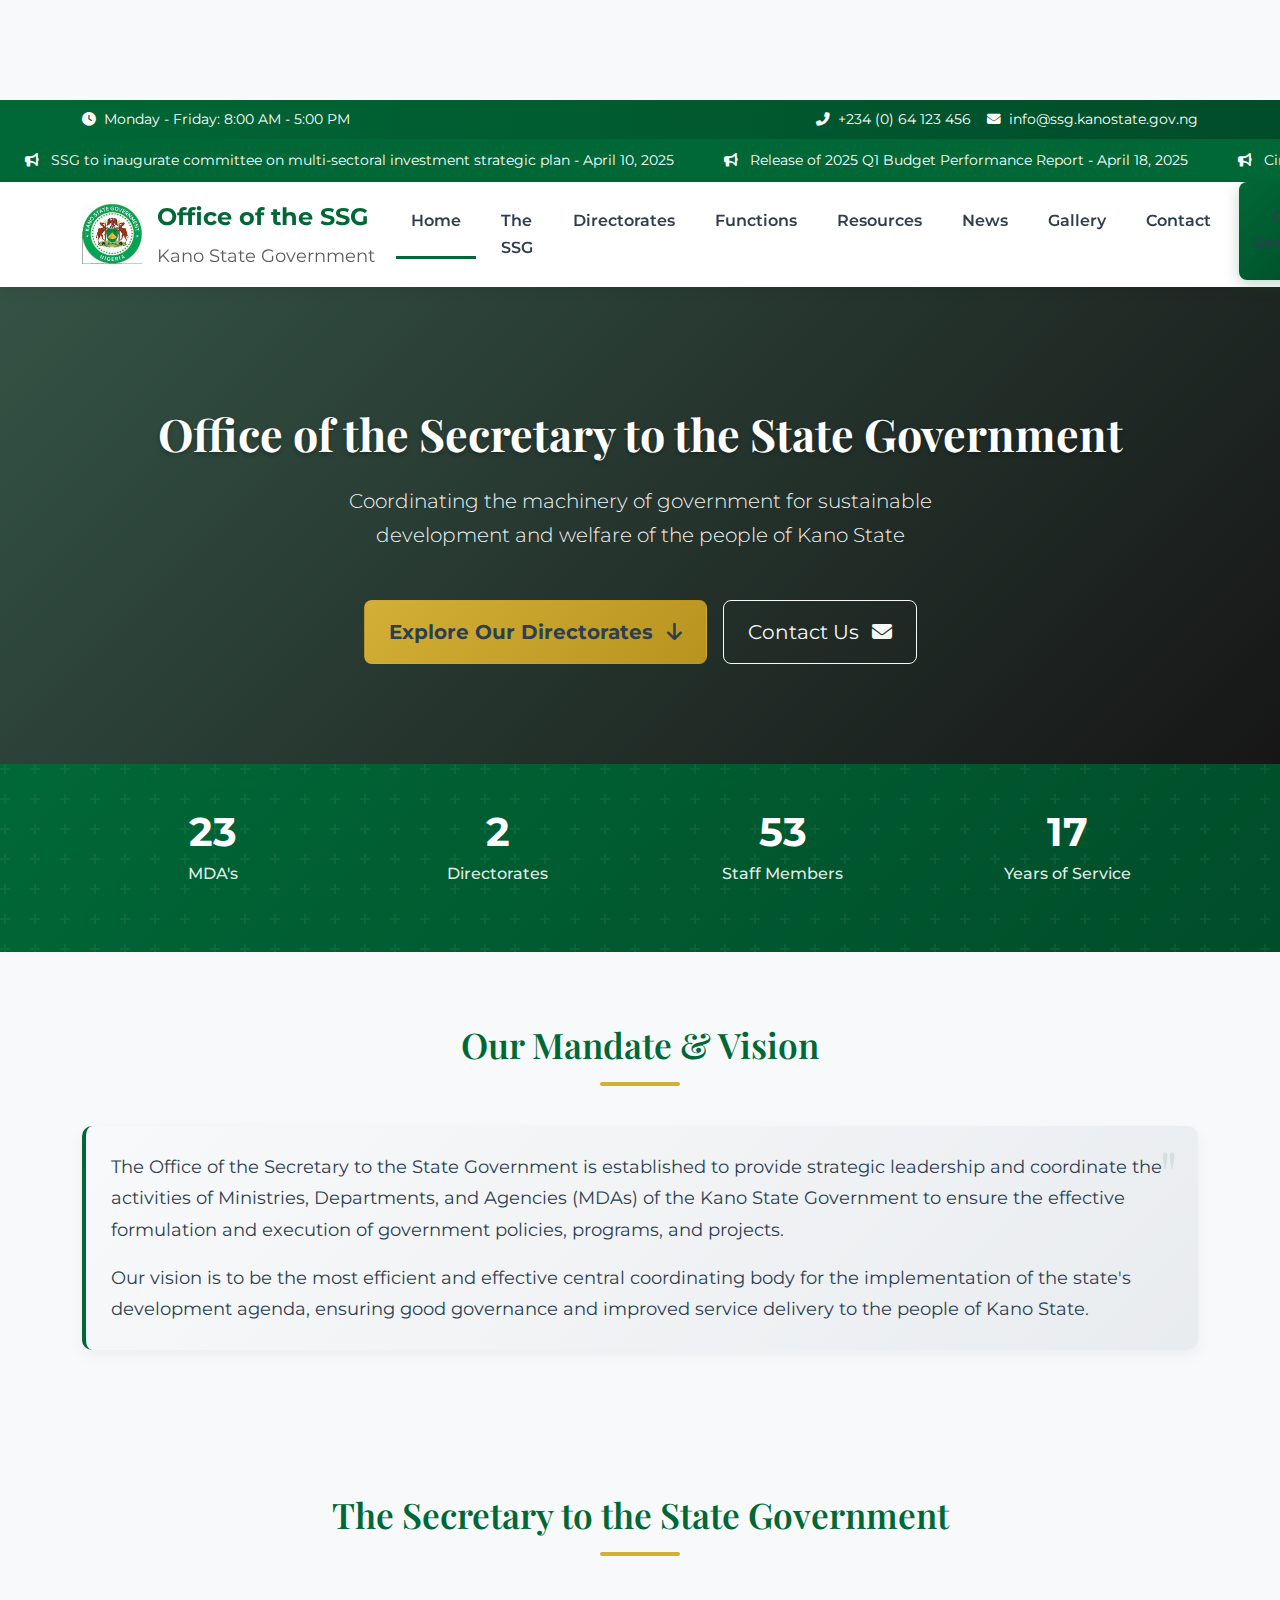
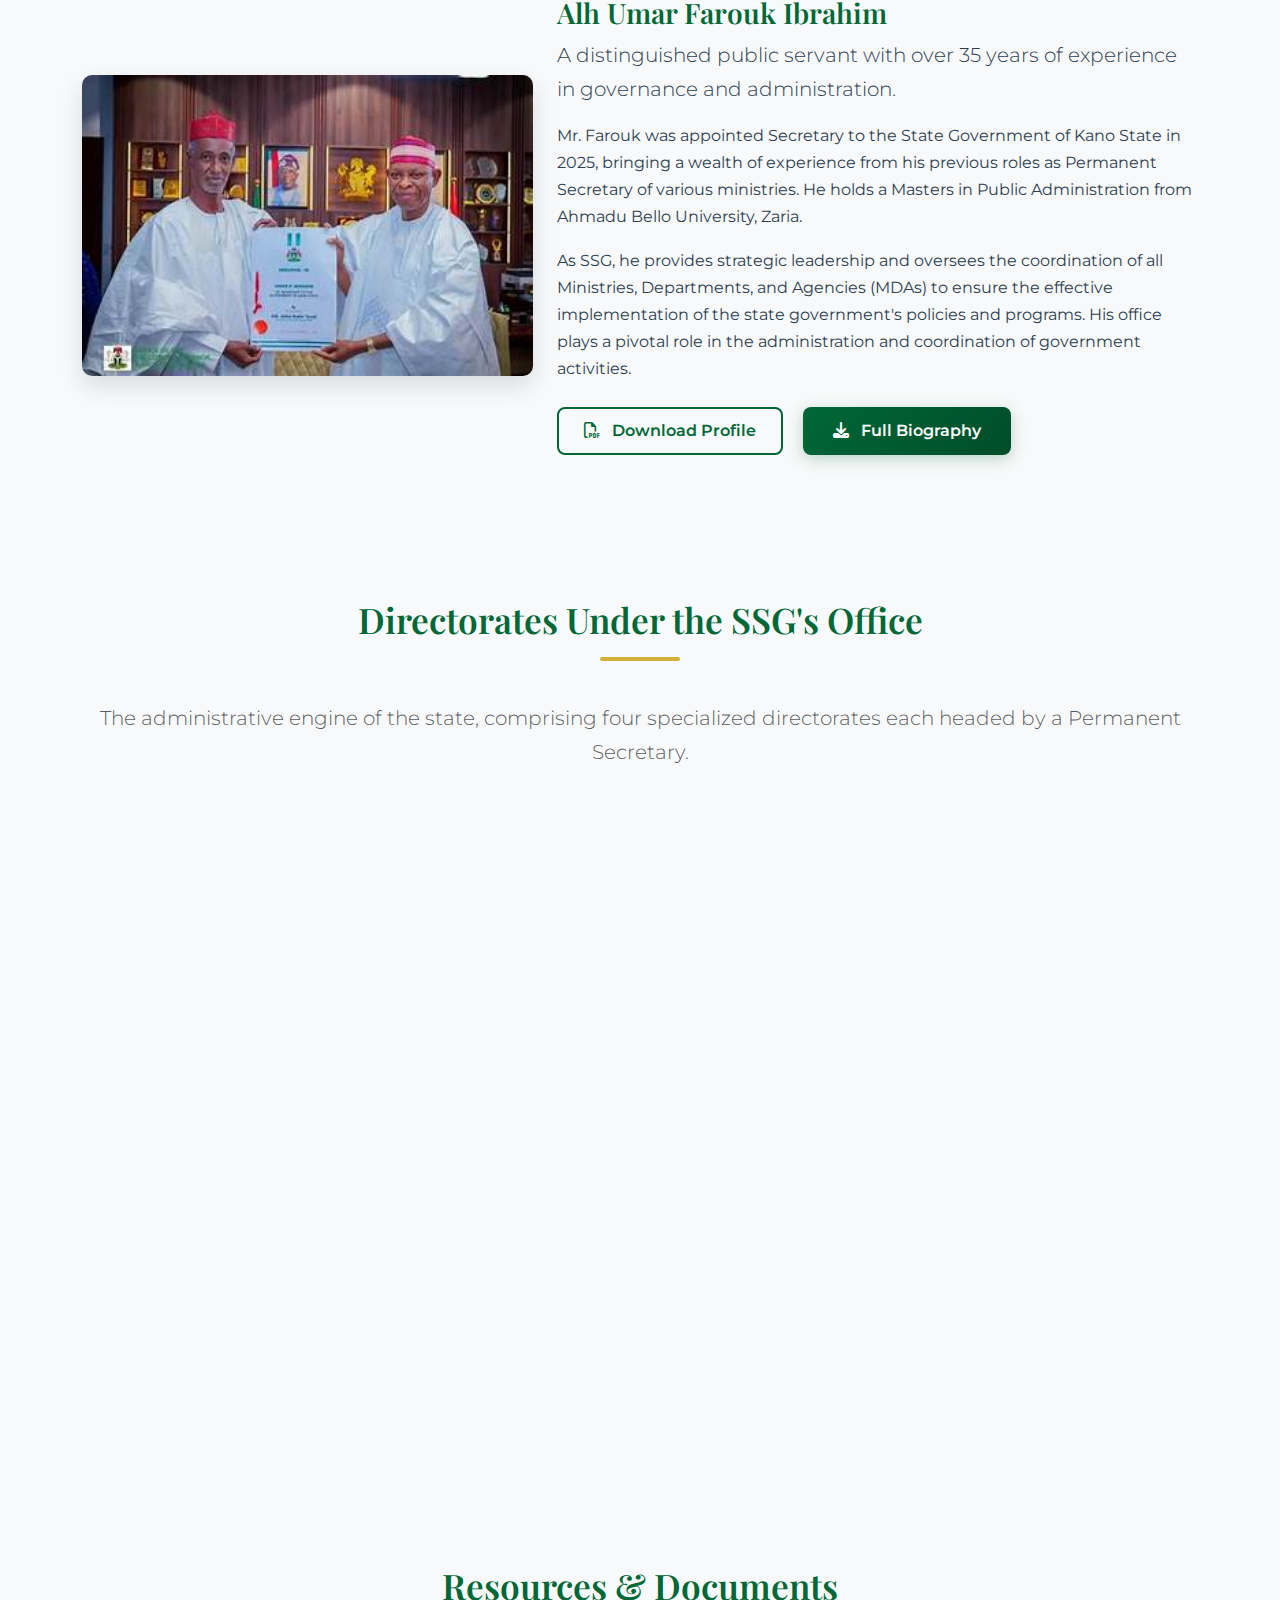
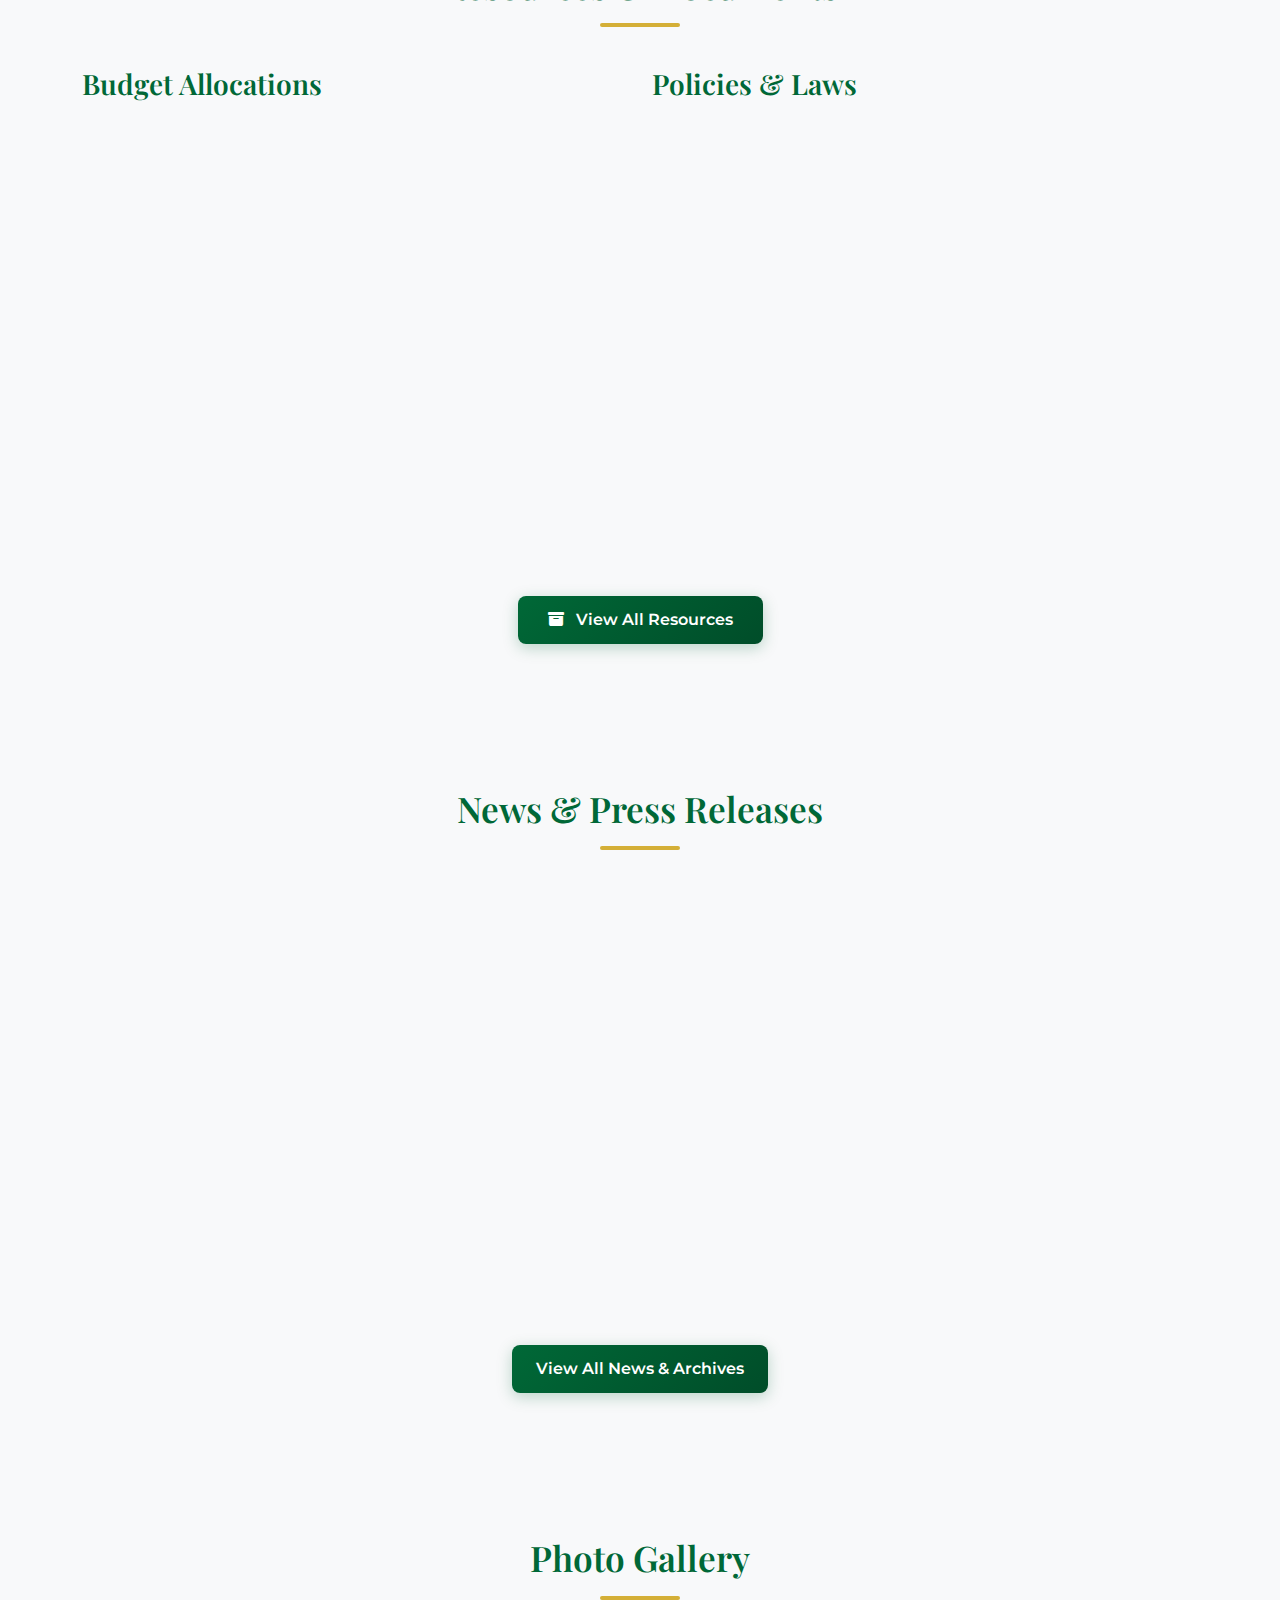
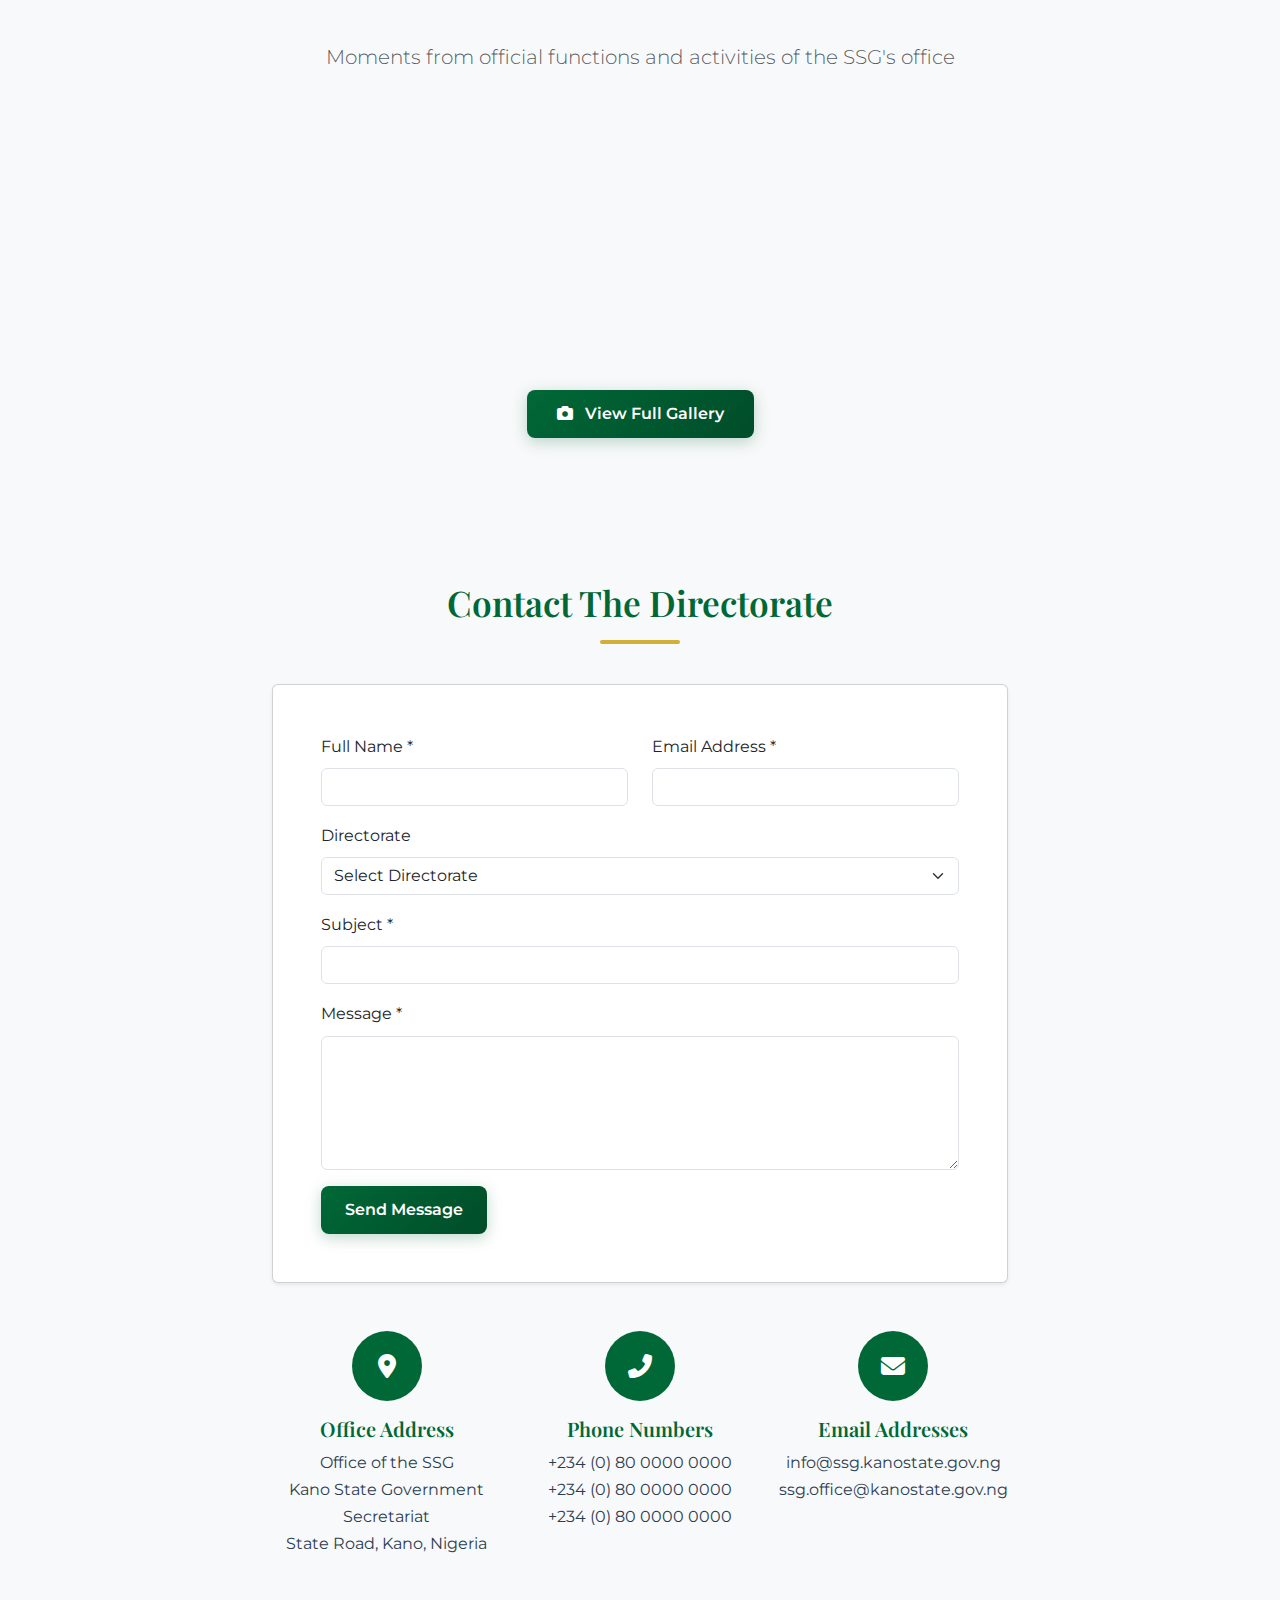
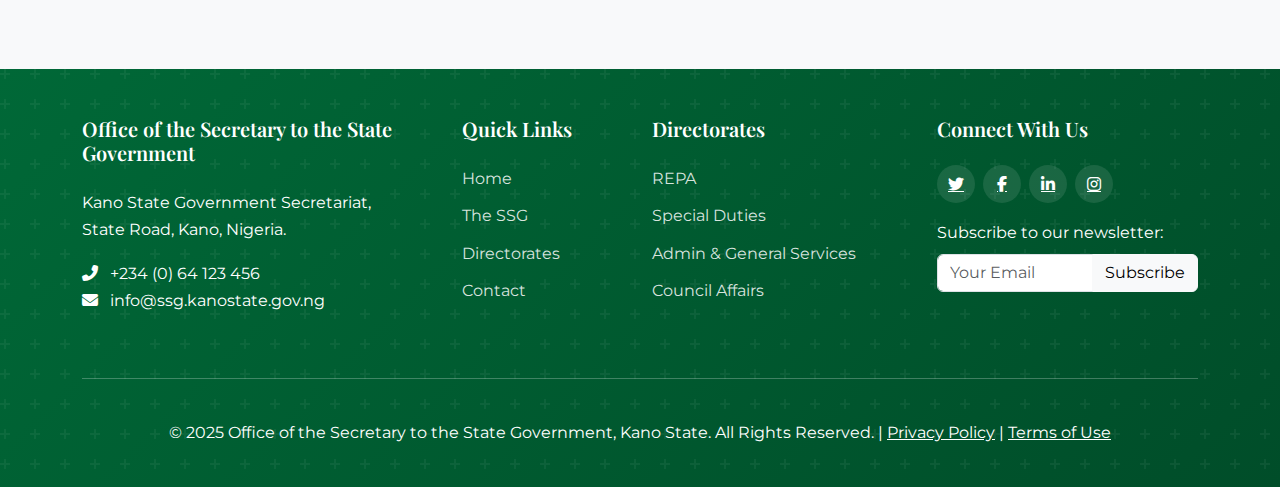
<file: index__.html>
<!DOCTYPE html>
<html lang="en">
<head>
    <meta charset="UTF-8">
    <meta name="viewport" content="width=device-width, initial-scale=1.0">
    <meta name="description" content="Official website of the Office of the Secretary to the State Government, Kano State Government">
    <title>Office of the Secretary to the State Government - Kano State Government</title>
    
    <!-- Preload critical resources -->
    <link rel="preconnect" href="https://fonts.googleapis.com">
    <link rel="preconnect" href="https://fonts.gstatic.com" crossorigin>
    <link rel="preload" as="style" href="https://cdn.jsdelivr.net/npm/bootstrap@5.3.0/dist/css/bootstrap.min.css">
    <link rel="preload" as="style" href="https://cdnjs.cloudflare.com/ajax/libs/font-awesome/6.4.0/css/all.min.css">
    
    <!-- CSS -->
    <link href="https://cdn.jsdelivr.net/npm/bootstrap@5.3.0/dist/css/bootstrap.min.css" rel="stylesheet">
    <link rel="stylesheet" href="https://cdnjs.cloudflare.com/ajax/libs/font-awesome/6.4.0/css/all.min.css">
    <link href="https://fonts.googleapis.com/css2?family=Montserrat:wght@300;400;500;600;700&family=Playfair+Display:wght@400;500;600;700&display=swap" rel="stylesheet">
    
    <style>
        :root {
            --kano-primary: #006837;
            --kano-primary-dark: #004d29;
            --kano-secondary: #4CAF50;
            --kano-accent: #D4AF37;
            --kano-accent-dark: #b8941f;
            --kano-dark: #2C3E50;
            --kano-dark-light: #3a506b;
            --kano-light: #F8F9FA;
            --kano-white: #FFFFFF;
            --kano-border: #E9ECEF;
            --kano-card-shadow: rgba(0, 104, 55, 0.08);
            --kano-card-hover: rgba(0, 104, 55, 0.12);
            --kano-overlay: rgba(0, 0, 0, 0.7);
            --transition: all 0.3s ease;
        }
        
        /* Add reduced motion support */
        @media (prefers-reduced-motion: reduce) {
            * {
                animation-duration: 0.01ms !important;
                animation-iteration-count: 1 !important;
                transition-duration: 0.01ms !important;
                scroll-behavior: auto !important;
            }
        }
        
        /* Add focus styles for accessibility */
        a:focus, button:focus, input:focus, select:focus, textarea:focus {
            outline: 2px solid var(--kano-accent);
            outline-offset: 2px;
        }
        
        body {
            font-family: 'Montserrat', sans-serif;
            color: var(--kano-dark);
            padding-top: 100px;
            background-color: var(--kano-light);
            line-height: 1.7;
            overflow-x: hidden;
        }
        
        h1, h2, h3, h4, h5 {
            font-family: 'Playfair Display', serif;
            font-weight: 600;
            color: var(--kano-primary);
        }
        
        .bg-kano-primary { background-color: var(--kano-primary) !important; }
        .bg-kano-primary-dark { background-color: var(--kano-primary-dark) !important; }
        .bg-kano-light { background-color: var(--kano-light) !important; }
        .text-kano-primary { color: var(--kano-primary) !important; }
        .text-kano-accent { color: var(--kano-accent) !important; }
        
        /* Improved Top Bar */
        .top-bar {
            font-size: 0.85rem;
            background: linear-gradient(90deg, var(--kano-primary), var(--kano-primary-dark));
            padding: 8px 0;
            position: relative;
            z-index: 1000;
        }
        
        .top-bar a {
            transition: var(--transition);
        }
        
        .top-bar a:hover {
            color: var(--kano-accent) !important;
        }
        
        /* Enhanced Navigation */
        .navbar {
            box-shadow: 0 2px 15px rgba(0,0,0,0.08);
            background: var(--kano-white);
            padding: 0;
            transition: var(--transition);
            position: sticky;
            top: 0;
            z-index: 999;
        }
        
        .navbar-brand {
            padding: 12px 0;
            display: flex;
            align-items: center;
        }
        
        .state-logo {
            height: 60px;
            margin-right: 15px;
        }
        
        .nav-link {
            font-weight: 600;
            color: var(--kano-dark) !important;
            margin: 0 5px;
            position: relative;
            padding: 25px 15px !important;
            transition: var(--transition);
        }
        
        .nav-link:after {
            content: '';
            position: absolute;
            width: 0;
            height: 3px;
            bottom: 0;
            left: 0;
            background-color: var(--kano-primary);
            transition: width 0.3s ease;
        }
        
        .nav-link:hover:after, .nav-link.active:after {
            width: 100%;
        }
        
        .nav-link:hover {
            color: var(--kano-primary) !important;
        }
        
        .navbar-toggler {
            border: none;
            padding: 10px;
            margin-right: 10px;
        }
        
        .navbar-toggler:focus {
            box-shadow: 0 0 0 2px var(--kano-accent);
        }
        
        /* Enhanced Hero Section */
        .hero {
            background: linear-gradient(var(--kano-overlay), var(--kano-overlay)), url('https://images.unsplash.com/photo-1519677100203-a0e668c92439?ixlib=rb-4.0.3&auto=format&fit=crop&w=1920&q=80') center/cover no-repeat;
            padding: 120px 0 100px;
            color: white;
            text-align: center;
            position: relative;
            overflow: hidden;
        }
        
        .hero::before {
            content: '';
            position: absolute;
            top: 0;
            left: 0;
            width: 100%;
            height: 100%;
            background: linear-gradient(135deg, rgba(0, 104, 55, 0.3) 0%, rgba(0, 0, 0, 0.7) 100%);
            z-index: 1;
        }
        
        .hero .container {
            position: relative;
            z-index: 2;
        }
        
        .hero h1 {
            color: white;
            font-size: 2.8rem;
            margin-bottom: 20px;
            text-shadow: 0 2px 4px rgba(0,0,0,0.3);
        }
        
        .hero p {
            font-size: 1.2rem;
            max-width: 700px;
            margin: 0 auto 35px;
            opacity: 0.95;
        }
        
        /* Improved Section Titles */
        .section-title {
            position: relative;
            padding-bottom: 20px;
            margin-bottom: 40px;
            text-align: center;
            font-size: 2.2rem;
        }
        
        .section-title:after {
            content: '';
            position: absolute;
            bottom: 0;
            left: 50%;
            transform: translateX(-50%);
            width: 80px;
            height: 4px;
            background: var(--kano-accent);
            border-radius: 2px;
        }
        
        /* Enhanced Cards */
        .directorate-card, .news-card, .resource-card {
            transition: var(--transition);
            height: 100%;
            border: none;
            border-radius: 10px;
            overflow: hidden;
            box-shadow: 0 6px 20px var(--kano-card-shadow);
            margin-bottom: 20px;
            background: white;
        }
        
        .directorate-card:hover, .news-card:hover, .resource-card:hover {
            transform: translateY(-8px);
            box-shadow: 0 12px 30px var(--kano-card-hover);
        }
        
        .directorate-card {
            border-top: 4px solid var(--kano-primary);
        }
        
        .card-body {
            padding: 25px;
        }
        
        .directorate-icon {
            font-size: 2.5rem;
            margin-bottom: 20px;
            color: var(--kano-primary);
            transition: var(--transition);
        }
        
        .directorate-card:hover .directorate-icon {
            transform: scale(1.1);
            color: var(--kano-secondary);
        }
        
        /* Improved Profile Images */
        .profile-img {
            width: 100%;
            border-radius: 10px;
            box-shadow: 0 10px 25px rgba(0,0,0,0.12);
            transition: var(--transition);
        }
        
        .profile-img:hover {
            transform: scale(1.03);
            box-shadow: 0 12px 30px rgba(0,0,0,0.15);
        }
        
        /* Enhanced Spacing - Reduced from original */
        .section {
            padding: 70px 0;
        }
        
        .ps-name {
            font-style: italic;
            color: var(--kano-secondary);
            font-weight: 600;
            border-top: 1px solid var(--kano-border);
            padding-top: 15px;
            margin-top: 20px;
            font-size: 0.9rem;
        }
        
        .news-date {
            font-size: 0.85rem;
            color: var(--kano-secondary);
            font-weight: 600;
            display: block;
            margin-bottom: 10px;
        }
        
        /* Improved Function Items */
        .function-item {
            padding-left: 30px;
            position: relative;
            margin-bottom: 18px;
            line-height: 1.6;
            font-size: 1rem;
        }
        
        .function-item:before {
            content: '✓';
            color: var(--kano-primary);
            font-weight: bold;
            position: absolute;
            left: 0;
            font-size: 1.2rem;
        }
        
        /* Enhanced Stats */
        .stats-number {
            font-size: 2.5rem;
            font-weight: 700;
            color: var(--kano-primary);
            line-height: 1;
            margin-bottom: 8px;
        }
        
        .stats-label {
            font-size: 1rem;
            color: var(--kano-dark);
            font-weight: 500;
        }
        
        .stats-section {
            background: linear-gradient(135deg, var(--kano-primary) 0%, var(--kano-primary-dark) 100%);
            color: white;
            position: relative;
            overflow: hidden;
        }
        
        .stats-section::before {
            content: '';
            position: absolute;
            top: 0;
            left: 0;
            width: 100%;
            height: 100%;
            background: url("data:image/svg+xml,%3Csvg width='60' height='60' viewBox='0 0 60 60' xmlns='http://www.w3.org/2000/svg'%3E%3Cg fill='none' fill-rule='evenodd'%3E%3Cg fill='%23ffffff' fill-opacity='0.05'%3E%3Cpath d='M36 34v-4h-2v4h-4v2h4v4h2v-4h4v-2h-4zm0-30V0h-2v4h-4v2h4v4h2V6h4V4h-4zM6 34v-4H4v4H0v2h4v4h2v-4h4v-2H6zM6 4V0H4v4H0v2h4v4h2V6h4V4H6z'/%3E%3C/g%3E%3C/g%3E%3C/svg%3E");
            z-index: 0;
        }
        
        .stats-section .stats-number {
            color: white;
        }
        
        .stats-section .stats-label {
            color: rgba(255, 255, 255, 0.9);
        }
        
        /* Improved Footer */
        footer {
            background: linear-gradient(135deg, var(--kano-primary) 0%, var(--kano-primary-dark) 100%);
            color: white;
            padding: 60px 0 25px;
            position: relative;
        }
        
        footer::before {
            content: '';
            position: absolute;
            top: 0;
            left: 0;
            width: 100%;
            height: 100%;
            background: url("data:image/svg+xml,%3Csvg width='60' height='60' viewBox='0 0 60 60' xmlns='http://www.w3.org/2000/svg'%3E%3Cg fill='none' fill-rule='evenodd'%3E%3Cg fill='%23ffffff' fill-opacity='0.05'%3E%3Cpath d='M36 34v-4h-2v4h-4v2h4v4h2v-4h4v-2h-4zm0-30V0h-2v4h-4v2h4v4h2V6h4V4h-4zM6 34v-4H4v4H0v2h4v4h2v-4h4v-2H6zM6 4V0H4v4H0v2h4v4h2V6h4V4H6z'/%3E%3C/g%3E%3C/g%3E%3C/svg%3E");
            z-index: 0;
        }
        
        footer > .container {
            position: relative;
            z-index: 1;
        }
        
        .footer-links a {
            color: rgba(255,255,255,0.85);
            text-decoration: none;
            transition: var(--transition);
            display: block;
            margin-bottom: 10px;
        }
        
        .footer-links a:hover {
            color: var(--kano-accent);
            transform: translateX(5px);
        }
        
        /* Enhanced Buttons */
        .btn-kano {
            background: linear-gradient(135deg, var(--kano-primary), var(--kano-primary-dark));
            color: white;
            padding: 12px 30px;
            border-radius: 8px;
            font-weight: 600;
            transition: var(--transition);
            border: none;
            box-shadow: 0 4px 15px rgba(0, 104, 55, 0.25);
            position: relative;
            overflow: hidden;
            z-index: 1;
        }
        
        .btn-kano::before {
            content: '';
            position: absolute;
            top: 0;
            left: 0;
            width: 0%;
            height: 100%;
            background: linear-gradient(135deg, var(--kano-primary-dark), var(--kano-primary));
            transition: var(--transition);
            z-index: -1;
        }
        
        .btn-kano:hover::before {
            width: 100%;
        }
        
        .btn-kano:hover {
            transform: translateY(-3px);
            box-shadow: 0 8px 20px rgba(0, 104, 55, 0.35);
            color: white;
        }
        
        .btn-outline-kano {
            border: 2px solid var(--kano-primary);
            color: var(--kano-primary);
            background: transparent;
            padding: 10px 25px;
            border-radius: 8px;
            font-weight: 600;
            transition: var(--transition);
        }
        
        .btn-outline-kano:hover {
            background: var(--kano-primary);
            color: white;
            transform: translateY(-3px);
            box-shadow: 0 8px 20px rgba(0, 104, 55, 0.2);
        }
        
        /* Improved Mission Statement */
        .mission-statement {
            font-size: 1.1rem;
            line-height: 1.8;
            background: linear-gradient(135deg, #f8f9fa 0%, #e9ecef 100%);
            border-left: 4px solid var(--kano-primary);
            padding: 25px;
            border-radius: 10px;
            box-shadow: 0 5px 15px rgba(0,0,0,0.05);
            position: relative;
        }
        
        .mission-statement::after {
            content: '"';
            position: absolute;
            top: 15px;
            right: 20px;
            font-size: 4rem;
            font-family: 'Playfair Display', serif;
            color: rgba(0, 104, 55, 0.1);
            line-height: 1;
        }
        
        /* Enhanced Gallery */
        .gallery-item {
            position: relative;
            overflow: hidden;
            border-radius: 10px;
            margin-bottom: 20px;
            box-shadow: 0 6px 15px rgba(0,0,0,0.1);
        }
        
        .gallery-item img {
            transition: transform 0.5s ease;
            width: 100%;
            height: 200px;
            object-fit: cover;
        }
        
        .gallery-item:hover img {
            transform: scale(1.1);
        }
        
        .gallery-caption {
            position: absolute;
            bottom: 0;
            left: 0;
            right: 0;
            background: rgba(0, 104, 55, 0.88);
            color: white;
            padding: 12px;
            transform: translateY(100%);
            transition: transform 0.4s ease;
        }
        
        .gallery-item:hover .gallery-caption {
            transform: translateY(0);
        }
        
        /* Enhanced Resource Icons */
        .resource-icon {
            font-size: 2.5rem;
            color: var(--kano-primary);
            margin-bottom: 15px;
            transition: var(--transition);
        }
        
        .resource-card:hover .resource-icon {
            color: var(--kano-secondary);
            transform: scale(1.1);
        }
        
        /* Back to top button */
        .back-to-top {
            position: fixed;
            bottom: 25px;
            right: 25px;
            width: 45px;
            height: 45px;
            background: var(--kano-primary);
            color: white;
            border-radius: 50%;
            display: flex;
            align-items: center;
            justify-content: center;
            text-decoration: none;
            box-shadow: 0 2px 10px rgba(0, 0, 0, 0.2);
            transition: var(--transition);
            opacity: 0;
            visibility: hidden;
            z-index: 999;
        }
        
        .back-to-top.show {
            opacity: 1;
            visibility: visible;
        }
        
        .back-to-top:hover {
            background: var(--kano-primary-dark);
            transform: translateY(-3px);
            color: white;
        }
        
        /* Social media icons */
        .social-icon {
            width: 38px;
            height: 38px;
            display: inline-flex;
            align-items: center;
            justify-content: center;
            background: rgba(255, 255, 255, 0.1);
            color: white;
            border-radius: 50%;
            transition: var(--transition);
        }
        
        .social-icon:hover {
            background: var(--kano-accent);
            transform: translateY(-3px);
        }
        
        /* News ticker */
        .news-ticker {
            background: var(--kano-primary);
            color: white;
            padding: 10px 0;
            overflow: hidden;
            position: relative;
        }
        
        .news-ticker-content {
            display: flex;
            animation: ticker 30s linear infinite;
            white-space: nowrap;
        }
        
        .news-ticker-content:hover {
            animation-play-state: paused;
        }
        
        .news-ticker-item {
            padding: 0 25px;
            font-size: 0.85rem;
        }
        
        .news-ticker-item a {
            color: white;
            text-decoration: none;
            transition: var(--transition);
        }
        
        .news-ticker-item a:hover {
            color: var(--kano-accent);
        }
        
        @keyframes ticker {
            0% {
                transform: translateX(100%);
            }
            100% {
                transform: translateX(-100%);
            }
        }
        
        /* Add print styles */
        @media print {
            .top-bar, .navbar, .hero, footer, .btn, .back-to-top, .news-ticker {
                display: none !important;
            }
            
            body {
                padding-top: 0;
                background: white;
            }
            
            .section {
                padding: 20px 0 !important;
                page-break-inside: avoid;
            }
            
            a[href]:after {
                content: " (" attr(href) ")";
            }
        }
        
        /* Better spacing for mobile */
        @media (max-width: 992px) {
            .nav-link {
                padding: 12px 15px !important;
            }
            
            .navbar-collapse {
                background: white;
                padding: 15px;
                border-radius: 0 0 10px 10px;
                box-shadow: 0 10px 20px rgba(0,0,0,0.1);
            }
            
            .state-logo {
                height: 50px;
            }
        }
        
        @media (max-width: 768px) {
            body {
                padding-top: 90px;
            }
            
            .hero {
                padding: 100px 0 80px;
            }
            
            .hero h1 {
                font-size: 2.2rem;
            }
            
            .hero p {
                font-size: 1.1rem;
            }
            
            .section {
                padding: 60px 0;
            }
            
            .section-title {
                font-size: 1.8rem;
                margin-bottom: 30px;
            }
            
            .stats-number {
                font-size: 2rem;
            }
            
            .card-body {
                padding: 20px;
            }
            
            .mission-statement {
                padding: 20px;
                font-size: 1rem;
            }
            
            .back-to-top {
                bottom: 20px;
                right: 20px;
                width: 40px;
                height: 40px;
            }
            
            .state-logo {
                height: 45px;
                margin-right: 10px;
            }
        }
        
        @media (max-width: 576px) {
            .hero h1 {
                font-size: 1.8rem;
            }
            
            .section-title {
                font-size: 1.6rem;
            }
            
            .state-logo {
                height: 40px;
            }
            
            .navbar-brand span.fw-bold {
                font-size: 1.1rem;
            }
            
            .navbar-brand small {
                font-size: 0.75rem;
            }
        }
    </style>
</head>
<body>
    <!-- Skip to main content for accessibility -->
    <a href="#main-content" class="visually-hidden-focusable position-absolute top-0 start-0 bg-kano-primary text-white p-2" style="z-index: 10000; transform: translateY(-100%); transition: transform 0.3s ease;">Skip to main content</a>
    
    <!-- Top Bar -->
    <div class="top-bar py-2 text-white" aria-label="Top information bar">
        <div class="container">
            <div class="d-md-flex justify-content-between align-items-center">
                <div class="mb-2 mb-md-0">
                    <span><i class="fas fa-clock me-1" aria-hidden="true"></i> Monday - Friday: 8:00 AM - 5:00 PM</span>
                </div>
                <div class="d-flex">
                    <a href="tel:+23464123456" class="text-white me-3 text-decoration-none"><i class="fas fa-phone-alt me-1" aria-hidden="true"></i> <span>+234 (0) 64 123 456</span></a>
                    <a href="mailto:info@ssg.kanostate.gov.ng" class="text-white text-decoration-none"><i class="fas fa-envelope me-1" aria-hidden="true"></i> <span>info@ssg.kanostate.gov.ng</span></a>
                </div>
            </div>
        </div>
    </div>

    <!-- News Ticker -->
    <div class="news-ticker" aria-label="News ticker">
        <div class="news-ticker-content">
            <div class="news-ticker-item"><a href="#"><i class="fas fa-bullhorn me-2"></i> SSG to inaugurate committee on multi-sectoral investment strategic plan - April 10, 2025</a></div>
            <div class="news-ticker-item"><a href="#"><i class="fas fa-bullhorn me-2"></i> Release of 2025 Q1 Budget Performance Report - April 18, 2025</a></div>
            <div class="news-ticker-item"><a href="#"><i class="fas fa-bullhorn me-2"></i> Circular on Public Holiday Declaration - April 15, 2025</a></div>
        </div>
    </div>

    <!-- Navigation -->
    <nav class="navbar navbar-expand-lg navbar-light sticky-top" aria-label="Main navigation">
        <div class="container">
            <a class="navbar-brand" href="#" aria-label="Office of the SSG, Kano State Government">
                <div class="d-flex align-items-center">
                    <!-- Kano State Logo -->
                    <img src="kano_logo.jpg" alt="Kano State Logo" class="state-logo">
                    <div>
                        <span class="fw-bold fs-4 text-kano-primary">Office of the SSG</span>
                        <br>
                        <small class="text-muted">Kano State Government</small>
                    </div>
                </div>
            </a>
            
            <button class="navbar-toggler" type="button" data-bs-toggle="collapse" data-bs-target="#navbarContent" aria-controls="navbarContent" aria-expanded="false" aria-label="Toggle navigation">
                <span class="navbar-toggler-icon"></span>
            </button>
            
            <div class="collapse navbar-collapse" id="navbarContent">
                <ul class="navbar-nav ms-auto mb-2 mb-lg-0">
                    <li class="nav-item"><a class="nav-link active" href="#" aria-current="page">Home</a></li>
                    <li class="nav-item"><a class="nav-link" href="#about">The SSG</a></li>
                    <li class="nav-item"><a class="nav-link" href="#directorates">Directorates</a></li>
                    <li class="nav-item"><a class="nav-link" href="#functions">Functions</a></li>
                    <li class="nav-item"><a class="nav-link" href="#resources">Resources</a></li>
                    <li class="nav-item"><a class="nav-link" href="#news">News</a></li>
                    <li class="nav-item"><a class="nav-link" href="#gallery">Gallery</a></li>
                    <li class="nav-item"><a class="nav-link" href="#contact">Contact</a></li>
                    <li class="nav-item"><a class="nav-link btn btn-kano btn-sm ms-2 px-3" href="#search"><i class="fas fa-search me-1"></i> Search</a></li>
                </ul>
            </div>
        </div>
    </nav>

    <!-- Hero Section -->
    <header class="hero" role="banner">
        <div class="container">
            <h1 class="display-4 fw-bold mb-4">Office of the Secretary to the State Government</h1>
            <p class="lead fs-5 mb-5">Coordinating the machinery of government for sustainable development and welfare of the people of Kano State</p>
            <div class="d-flex flex-wrap justify-content-center gap-3">
                <a href="#directorates" class="btn btn-lg px-4 py-3" style="background: linear-gradient(135deg, var(--kano-accent), var(--kano-accent-dark)); color: var(--kano-dark); font-weight: 700;">Explore Our Directorates <i class="fas fa-arrow-down ms-2" aria-hidden="true"></i></a>
                <a href="#contact" class="btn btn-outline-light btn-lg px-4 py-3">Contact Us <i class="fas fa-envelope ms-2" aria-hidden="true"></i></a>
            </div>
        </div>
    </header>

    <!-- Main content -->
    <main id="main-content">
        <!-- Stats Section -->
        <section class="stats-section py-4" aria-label="Statistics">
            <div class="container py-4">
                <div class="row text-center">
                    <div class="col-md-3 col-6 mb-3">
                        <div class="stats-number" id="counter1">0</div>
                        <div class="stats-label">MDA's</div>
                    </div>
                    <div class="col-md-3 col-6 mb-3">
                        <div class="stats-number" id="counter2">0</div>
                        <div class="stats-label">Directorates</div>
                    </div>
                    <div class="col-md-3 col-6 mb-3">
                        <div class="stats-number" id="counter3">0</div>
                        <div class="stats-label">Staff Members</div>
                    </div>
                    <div class="col-md-3 col-6 mb-3">
                        <div class="stats-number" id="counter4">0</div>
                        <div class="stats-label">Years of Service</div>
                    </div>
                </div>
            </div>
        </section>

        <!-- Mission Section -->
        <section class="py-5">
            <div class="container py-4">
                <h2 class="section-title">Our Mandate & Vision</h2>
                <div class="mission-statement">
                    <p>The Office of the Secretary to the State Government is established to provide strategic leadership and coordinate the activities of Ministries, Departments, and Agencies (MDAs) of the Kano State Government to ensure the effective formulation and execution of government policies, programs, and projects.</p>
                    <p class="mb-0">Our vision is to be the most efficient and effective central coordinating body for the implementation of the state's development agenda, ensuring good governance and improved service delivery to the people of Kano State.</p>
                </div>
            </div>
        </section>

        <!-- The SSG Section -->
        <section id="about" class="py-5 bg-kano-light">
            <div class="container py-4">
                <h2 class="section-title">The Secretary to the State Government</h2>
                <div class="row align-items-center">
                    <div class="col-md-5 mb-4 mb-md-0">
                        <img src="ssg_portrait.jpg" alt="Portrait of the Secretary to the State Government of Kano State" class="profile-img">
                    </div>
                    <div class="col-md-7">
                        <h3 class="text-kano-primary">Alh Umar Farouk Ibrahim</h3>
                        <p class="lead">A distinguished public servant with over 35 years of experience in governance and administration.</p>
                        <p>Mr. Farouk was appointed Secretary to the State Government of Kano State in 2025, bringing a wealth of experience from his previous roles as Permanent Secretary of various ministries. He holds a Masters in Public Administration from Ahmadu Bello University, Zaria.</p>
                        <p>As SSG, he provides strategic leadership and oversees the coordination of all Ministries, Departments, and Agencies (MDAs) to ensure the effective implementation of the state government's policies and programs. His office plays a pivotal role in the administration and coordination of government activities.</p>
                        <div class="mt-4">
                            <a href="#" class="btn btn-outline-kano me-3"><i class="far fa-file-pdf me-2"></i> Download Profile</a>
                            <a href="#" class="btn btn-kano"><i class="fas fa-download me-2"></i> Full Biography</a>
                        </div>
                    </div>
                </div>
            </div>
        </section>

        <!-- Directorates Section -->
        <section id="directorates" class="py-5">
            <div class="container py-4">
                <h2 class="section-title">Directorates Under the SSG's Office</h2>
                <p class="text-center text-muted lead mb-5">The administrative engine of the state, comprising four specialized directorates each headed by a Permanent Secretary.</p>

                <div class="row g-4">
                    <!-- REPA -->
                    <div class="col-md-6 col-lg-3">
                        <div class="card h-100 directorate-card">
                            <div class="card-body text-center d-flex flex-column">
                                <div class="directorate-icon"><i class="fas fa-chart-line"></i></div>
                                <h4 class="text-kano-primary">REPA</h4>
                                <h6 class="text-muted mb-3">Planning, Research & Statistics</h6>
                                <ul class="list-unstyled text-start mb-3">
                                    <li class="mb-2"><i class="fas fa-check-circle text-kano-secondary me-2"></i> State Development Planning</li>
                                    <li class="mb-2"><i class="fas fa-check-circle text-kano-secondary me-2"></i> Budget Formulation & M&E</li>
                                    <li class="mb-2"><i class="fas fa-check-circle text-kano-secondary me-2"></i> Socio-Economic Research</li>
                                    <li><i class="fas fa-check-circle text-kano-secondary me-2"></i> Statistical Data Management</li>
                                </ul>
                                <div class="ps-name mt-auto">Permanent Secretary: Alhaji Umar Muhammad Jao</div>
                            </div>
                        </div>
                    </div>
                    
                    <!-- Special Duties -->
                    <div class="col-md-6 col-lg-3">
                        <div class="card h-100 directorate-card">
                            <div class="card-body text-center d-flex flex-column">
                                <div class="directorate-icon"><i class="fas fa-tasks"></i></div>
                                <h4 class="text-kano-primary">Special Duties</h4>
                                <h6 class="text-muted mb-3">Special Projects & Interventions</h6>
                                <ul class="list-unstyled text-start mb-3">
                                    <li class="mb-2"><i class="fas fa-check-circle text-kano-secondary me-2"></i> Governor's Special Assignments</li>
                                    <li class="mb-2"><i class="fas fa-check-circle text-kano-secondary me-2"></i> Federal Government Liaison</li>
                                    <li class="mb-2"><i class="fas fa-check-circle text-kano-secondary me-2"></i> State Parastatals Oversight</li>
                                    <li><i class="fas fa-check-circle text-kano-secondary me-2"></i> Emergency & Incident Management</li>
                                </ul>
                                <div class="ps-name mt-auto">Permanent Secretary: Hajiya Bilkisu Maimota</div>
                            </div>
                        </div>
                    </div>
                    
                    <!-- Admin -->
                    <div class="col-md-6 col-lg-3">
                        <div class="card h-100 directorate-card">
                            <div class="card-body text-center d-flex flex-column">
                                <div class="directorate-icon"><i class="fas fa-cogs"></i></div>
                                <h4 class="text-kano-primary">Admin & General Services</h4>
                                <h6 class="text-muted mb-3">Administration & Logistics</h6>
                                <ul class="list-unstyled text-start mb-3">
                                    <li class="mb-2"><i class="fas fa-check-circle text-kano-secondary me-2"></i> Human Resource Management</li>
                                    <li class="mb-2"><i class="fas fa-check-circle text-kano-secondary me-2"></i> Procurement & Logistics</li>
                                    <li class="mb-2"><i class="fas fa-check-circle text-kano-secondary me-2"></i> Protocol & Official Events</li>
                                    <li><i class="fas fa-check-circle text-kano-secondary me-2"></i> Asset & Facility Management</li>
                                </ul>
                                <div class="ps-name mt-auto">Permanent Secretary: Alhaji Umar Muhammad Jalo</div>
                            </div>
                        </div>
                    </div>
                    
                    <!-- Council Affairs -->
                    <div class="col-md-6 col-lg-3">
                        <div class="card h-100 directorate-card">
                            <div class="card-body text-center d-flex flex-column">
                                <div class="directorate-icon"><i class="fas fa-university"></i></div>
                                <h4 class="text-kano-primary">Council Affairs</h4>
                                <h6 class="text-muted mb-3">Local Government Coordination</h6>
                                <ul class="list-unstyled text-start mb-3">
                                    <li class="mb-2"><i class="fas fa-check-circle text-kano-secondary me-2"></i> State-LG Council Liaison</li>
                                    <li class="mb-2"><i class="fas fa-check-circle text-kano-secondary me-2"></i> Policy Implementation Monitoring</li>
                                    <li class="mb-2"><i class="fas fa-check-circle text-kano-secondary me-2"></i> Review of LG Council Resolutions</li>
                                    <li><i class="fas fa-check-circle text-kano-secondary me-2"></i> Quarterly Chairmen Meetings</li>
                                </ul>
                                <div class="ps-name mt-auto">Permanent Secretary: Hajiya Bilkisu Maimota</div>
                            </div>
                        </div>
                    </div>
                </div>
            </div>
        </section>

        <!-- Resources Section -->
        <section id="resources" class="py-5 bg-kano-light">
            <div class="container py-4">
                <h2 class="section-title">Resources & Documents</h2>
                
                <div class="row mb-5">
                    <div class="col-md-6">
                        <h3 class="text-kano-primary mb-4">Budget Allocations</h3>
                        <div class="resource-card card mb-4">
                            <div class="card-body">
                                <div class="d-flex align-items-center">
                                    <div class="resource-icon me-4">
                                        <i class="fas fa-file-invoice-dollar"></i>
                                    </div>
                                    <div>
                                        <h5>2025 Budget Proposal</h5>
                                        <p class="mb-2">Detailed breakdown of the proposed budget for the 2025 fiscal year</p>
                                        <a href="#" class="btn btn-sm btn-outline-kano">Download PDF</a>
                                    </div>
                                </div>
                            </div>
                        </div>
                        
                        <div class="resource-card card">
                            <div class="card-body">
                                <div class="d-flex align-items-center">
                                    <div class="resource-icon me-4">
                                        <i class="fas fa-chart-pie"></i>
                                    </div>
                                    <div>
                                        <h5>2024 Budget Performance</h5>
                                        <p class="mb-2">Q3 report on budget implementation and performance</p>
                                        <a href="#" class="btn btn-sm btn-outline-kano">Download PDF</a>
                                    </div>
                                </div>
                            </div>
                        </div>
                    </div>
                    
                    <div class="col-md-6">
                        <h3 class="text-kano-primary mb-4">Policies & Laws</h3>
                        <div class="resource-card card mb-4">
                            <div class="card-body">
                                <div class="d-flex align-items-center">
                                    <div class="resource-icon me-4">
                                        <i class="fas fa-gavel"></i>
                                    </div>
                                    <div>
                                        <h5>Kano State Government Laws</h5>
                                        <p class="mb-2">Compilation of enacted laws and regulations</p>
                                        <a href="#" class="btn btn-sm btn-outline-kano">View Documents</a>
                                    </div>
                                </div>
                            </div>
                        </div>
                        
                        <div class="resource-card card">
                            <div class="card-body">
                                <div class="d-flex align-items-center">
                                    <div class="resource-icon me-4">
                                        <i class="fas fa-book"></i>
                                    </div>
                                    <div>
                                        <h5>Government Policies</h5>
                                        <p class="mb-2">Official policy documents and implementation guidelines</p>
                                        <a href="#" class="btn btn-sm btn-outline-kano">View Policies</a>
                                    </div>
                                </div>
                            </div>
                        </div>
                </div>
                </div>
                
                <div class="text-center">
                    <a href="#" class="btn btn-kano"><i class="fas fa-archive me-2"></i> View All Resources</a>
                </div>
            </div>
        </section>

        <!-- News Section -->
        <section id="news" class="py-5">
            <div class="container py-4">
                <h2 class="section-title">News & Press Releases</h2>
                <div class="row g-4">
                    <div class="col-lg-4 col-md-6">
                        <div class="card news-card h-100">
                            <div class="card-body">
                                <span class="news-date"><i class="far fa-calendar-alt me-1"></i> April 18, 2025</span>
                                <h5 class="mt-2">Release of 2025 Q1 Budget Performance Report</h5>
                                <p class="card-text">The REPA directorate has published the budget implementation report for the first quarter of 2025, showing significant progress in capital projects execution.</p>
                                <a href="#" class="btn btn-outline-kano btn-sm">Download Report (PDF)</a>
                            </div>
                        </div>
                    </div>
                    <div class="col-lg-4 col-md-6">
                        <div class="card news-card h-100">
                            <div class="card-body">
                                <span class="news-date"><i class="far fa-calendar-alt me-1"></i> April 15, 2025</span>
                                <h5 class="mt-2">Circular on Public Holiday Declaration</h5>
                                <p class="card-text">A circular from the Admin directorate announces the public holidays for May 2025 and provides guidance on work schedule adjustments.</p>
                                <a href="#" class="btn btn-outline-kano btn-sm">View Circular</a>
                            </div>
                        </div>
                    </div>
                    <div class="col-lg-4 col-md-6">
                        <div class="card news-card h-100">
                            <div class="card-body">
                                <span class="news-date"><i class="far fa-calendar-alt me-1"></i> April 10, 2025</span>
                                <h5 class="mt-2">SSG Inaugurates Five-year Multi-Sectoral Investment Strategic Plan Committee</h5>
                                <p class="card-text">The 17-man committee members were stategically drawn from the development and private sectors, academia, including Ministries, Departments and Agencies (MDA) and Kano Emirate Council.</p>
                                <a href="#" class="btn btn-outline-kano btn-sm">Read Communique</a>
                            </div>
                        </div>
                    </div>
                </div>
                <div class="text-center mt-5">
                    <a href="#" class="btn btn-kano px-4">View All News & Archives</a>
                </div>
            </div>
        </section>

        <!-- Gallery Section -->
        <section id="gallery" class="py-5 bg-kano-light">
            <div class="container py-4">
                <h2 class="section-title">Photo Gallery</h2>
                <p class="text-center text-muted lead mb-5">Moments from official functions and activities of the SSG's office</p>
                
                <div class="row">
                    <div class="col-md-4 mb-4">
                        <div class="gallery-item">
                            <img src="ssg1.jpg" alt="SSG meeting with stakeholders">
                            <div class="gallery-caption">Official ceremony at the government house</div>
                        </div>
                    </div>
                    <div class="col-md-4 mb-4">
                        <div class="gallery-item">
                            <img src="ssg2.jpg" alt="Official ceremony">
                            <div class="gallery-caption">SSG meeting with local government chairmen</div>
                        </div>
                    </div>
                    <div class="col-md-4 mb-4">
                        <div class="gallery-item">
                            <img src="ssg3.jpg" alt="Project inspection">
                            <div class="gallery-caption">SSG inspecting ongoing projects in the state</div>
                        </div>
                    </div>
                </div>
                
                <div class="text-center mt-4">
                    <a href="#" class="btn btn-kano"><i class="fas fa-camera me-2"></i> View Full Gallery</a>
                </div>
            </div>
        </section>

        <!-- Contact Section -->
        <section id="contact" class="py-5">
            <div class="container py-4">
                <h2 class="section-title">Contact The Directorate</h2>
                <div class="row">
                    <div class="col-lg-8 mx-auto">
                        <div class="card shadow-sm">
                            <div class="card-body p-5">
                                <form id="contactForm">
                                    <div class="row">
                                        <div class="col-md-6 mb-3">
                                            <label for="name" class="form-label">Full Name *</label>
                                            <input type="text" class="form-control" id="name" required>
                                        </div>
                                        <div class="col-md-6 mb-3">
                                            <label for="email" class="form-label">Email Address *</label>
                                            <input type="email" class="form-control" id="email" required>
                                        </div>
                                    </div>
                                    <div class="mb-3">
                                        <label for="department" class="form-label">Directorate</label>
                                        <select class="form-select" id="department">
                                            <option value="">Select Directorate</option>
                                            <option value="repa">REPA Directorate</option>
                                            <option value="special">Special Duties</option>
                                            <option value="admin">Admin & General Services</option>
                                            <option value="council">Council Affairs</option>
                                        </select>
                                    </div>
                                    <div class="mb-3">
                                        <label for="subject" class="form-label">Subject *</label>
                                        <input type="text" class="form-control" id="subject" required>
                                    </div>
                                    <div class="mb-3">
                                        <label for="message" class="form-label">Message *</label>
                                        <textarea class="form-control" id="message" rows="5" required></textarea>
                                    </div>
                                    <button type="submit" class="btn btn-kano px-4">Send Message</button>
                                </form>
                            </div>
                        </div>
                        
                        <div class="row mt-5">
                            <div class="col-md-4 text-center mb-4">
                                <div class="bg-kano-primary text-white rounded-circle d-inline-flex align-items-center justify-content-center mb-3" style="width: 70px; height: 70px;">
                                    <i class="fas fa-map-marker-alt fs-4"></i>
                                </div>
                                <h5>Office Address</h5>
                                <p>Office of the SSG<br>Kano State Government Secretariat<br>State Road, Kano, Nigeria</p>
                            </div>
                            <div class="col-md-4 text-center mb-4">
                                <div class="bg-kano-primary text-white rounded-circle d-inline-flex align-items-center justify-content-center mb-3" style="width: 70px; height: 70px;">
                                    <i class="fas fa-phone-alt fs-4"></i>
                                </div>
                                <h5>Phone Numbers</h5>
                                <p>+234 (0) 80 0000 0000<br>+234 (0) 80 0000 0000<br>+234 (0) 80 0000 0000</p>
                            </div>
                            <div class="col-md-4 text-center mb-4">
                                <div class="bg-kano-primary text-white rounded-circle d-inline-flex align-items-center justify-content-center mb-3" style="width: 70px; height: 70px;">
                                    <i class="fas fa-envelope fs-4"></i>
                                </div>
                                <h5>Email Addresses</h5>
                                <p>info@ssg.kanostate.gov.ng<br>ssg.office@kanostate.gov.ng</p>
                            </div>
                        </div>
                    </div>
                </div>
            </div>
        </section>
    </main>

    <!-- Footer -->
    <footer class="pt-5" role="contentinfo">
        <div class="container">
            <div class="row">
                <div class="col-lg-4 mb-4">
                    <h5 class="text-white mb-4">Office of the Secretary to the State Government</h5>
                    <p>Kano State Government Secretariat,<br>State Road, Kano, Nigeria.</p>
                    <p><i class="fas fa-phone-alt me-2"></i> +234 (0) 64 123 456<br>
                    <i class="fas fa-envelope me-2"></i> info@ssg.kanostate.gov.ng</p>
                </div>
                <div class="col-lg-2 col-md-6 mb-4">
                    <h5 class="text-white mb-4">Quick Links</h5>
                    <div class="footer-links">
                        <a href="#">Home</a>
                        <a href="#about">The SSG</a>
                        <a href="#directorates">Directorates</a>
                        <a href="#contact">Contact</a>
                    </div>
                </div>
                <div class="col-lg-3 col-md-6 mb-4">
                    <h5 class="text-white mb-4">Directorates</h5>
                    <div class="footer-links">
                        <a href="#">REPA</a>
                        <a href="#">Special Duties</a>
                        <a href="#">Admin & General Services</a>
                        <a href="#">Council Affairs</a>
                    </div>
                </div>
                <div class="col-lg-3 mb-4">
                    <h5 class="text-white mb-4">Connect With Us</h5>
                    <div class="d-flex mb-3">
                        <a href="#" class="social-icon me-2"><i class="fab fa-twitter"></i></a>
                        <a href="#" class="social-icon me-2"><i class="fab fa-facebook-f"></i></a>
                        <a href="#" class="social-icon me-2"><i class="fab fa-linkedin-in"></i></a>
                        <a href="#" class="social-icon me-2"><i class="fab fa-instagram"></i></a>
                    </div>
                    <p class="mb-2">Subscribe to our newsletter:</p>
                    <div class="input-group">
                        <input type="email" class="form-control" placeholder="Your Email">
                        <button class="btn btn-light" type="button">Subscribe</button>
                    </div>
                </div>
            </div>
            <hr class="my-4 bg-light">
            <div class="text-center py-3">
                <p class="mb-0">&copy; 2025 Office of the Secretary to the State Government, Kano State. All Rights Reserved. | <a href="#" class="text-white">Privacy Policy</a> | <a href="#" class="text-white">Terms of Use</a></p>
            </div>
        </div>
    </footer>

    <!-- Back to top button -->
    <a href="#" class="back-to-top" id="backToTop">
        <i class="fas fa-arrow-up"></i>
    </a>

    <!-- Bootstrap JS -->
    <script src="https://cdn.jsdelivr.net/npm/bootstrap@5.3.0/dist/js/bootstrap.bundle.min.js"></script>
    
    <!-- Custom Script -->
    <script>
        // Wait for DOM to be fully loaded
        document.addEventListener('DOMContentLoaded', function() {
            // Back to top button
            const backToTopButton = document.getElementById('backToTop');
            
            window.addEventListener('scroll', function() {
                if (window.pageYOffset > 300) {
                    backToTopButton.classList.add('show');
                } else {
                    backToTopButton.classList.remove('show');
                }
            });
            
            backToTopButton.addEventListener('click', function(e) {
                e.preventDefault();
                window.scrollTo({
                    top: 0,
                    behavior: 'smooth'
                });
            });
            
            // Counter animation for stats
            function animateCounter(elementId, finalValue, duration) {
                let startTime = null;
                const element = document.getElementById(elementId);
                const startValue = 0;
                
                function step(timestamp) {
                    if (!startTime) startTime = timestamp;
                    const progress = Math.min((timestamp - startTime) / duration, 1);
                    const value = Math.floor(progress * (finalValue - startValue) + startValue);
                    element.textContent = value;
                    
                    if (progress < 1) {
                        window.requestAnimationFrame(step);
                    } else {
                        element.textContent = finalValue;
                    }
                }
                
                window.requestAnimationFrame(step);
            }
            
            // Start counter animation when stats section is in view
            const statsSection = document.querySelector('.stats-section');
            
            const observer = new IntersectionObserver((entries) => {
                entries.forEach(entry => {
                    if (entry.isIntersecting) {
                        animateCounter('counter1', 52, 2000);
                        animateCounter('counter2', 4, 1500);
                        animateCounter('counter3', 150, 2500);
                        animateCounter('counter4', 35, 1800);
                        observer.unobserve(entry.target);
                    }
                });
            }, { threshold: 0.5 });
            
            if (statsSection) {
                observer.observe(statsSection);
            }

            // Form handling
            const contactForm = document.getElementById('contactForm');
            if (contactForm) {
                contactForm.addEventListener('submit', function(e) {
                    e.preventDefault();
                    alert('Thank you for your message. This is a demonstration - your message has not been sent.');
                    this.reset();
                });
            }

            // Smooth scrolling for anchor links
            document.querySelectorAll('a[href^="#"]').forEach(anchor => {
                anchor.addEventListener('click', function (e) {
                    if (this.getAttribute('href') === '#') return;
                    
                    e.preventDefault();
                    const target = document.querySelector(this.getAttribute('href'));
                    if (target) {
                        const headerOffset = 100;
                        const elementPosition = target.getBoundingClientRect().top;
                        const offsetPosition = elementPosition + window.pageYOffset - headerOffset;

                        window.scrollTo({
                            top: offsetPosition,
                            behavior: 'smooth'
                        });
                    }
                });
            });

            // Animation on scroll with performance optimization
            let ticking = false;
            const animateOnScroll = function() {
                const elements = document.querySelectorAll('.directorate-card, .news-card, .resource-card, .gallery-item');
                
                elements.forEach(element => {
                    const position = element.getBoundingClientRect();
                    
                    // If element is in viewport
                    if(position.top < window.innerHeight - 100) {
                        element.style.opacity = 1;
                        element.style.transform = 'translateY(0)';
                    }
                });
                
                ticking = false;
            };

            // Set initial state for animation
            window.addEventListener('load', function() {
                const elements = document.querySelectorAll('.directorate-card, .news-card, .resource-card, .gallery-item');
                elements.forEach(element => {
                    element.style.opacity = 0;
                    element.style.transform = 'translateY(20px)';
                    element.style.transition = 'all 0.6s ease';
                });
                
                // Trigger animation
                setTimeout(animateOnScroll, 100);
            });

            // Listen for scroll events with requestAnimationFrame for performance
            window.addEventListener('scroll', function() {
                if (!ticking) {
                    requestAnimationFrame(function() {
                        animateOnScroll();
                        ticking = false;
                    });
                    ticking = true;
                }
            });
            
            // Navbar scroll effect
            const navbar = document.querySelector('.navbar');
            window.addEventListener('scroll', function() {
                if (window.scrollY > 50) {
                    navbar.style.padding = '5px 0';
                    navbar.style.boxShadow = '0 2px 15px rgba(0,0,0,0.1)';
                } else {
                    navbar.style.padding = '';
                    navbar.style.boxShadow = '0 2px 15px rgba(0,0,0,0.08)';
                }
            });
        });
    </script>
</body>
</html>
</file>
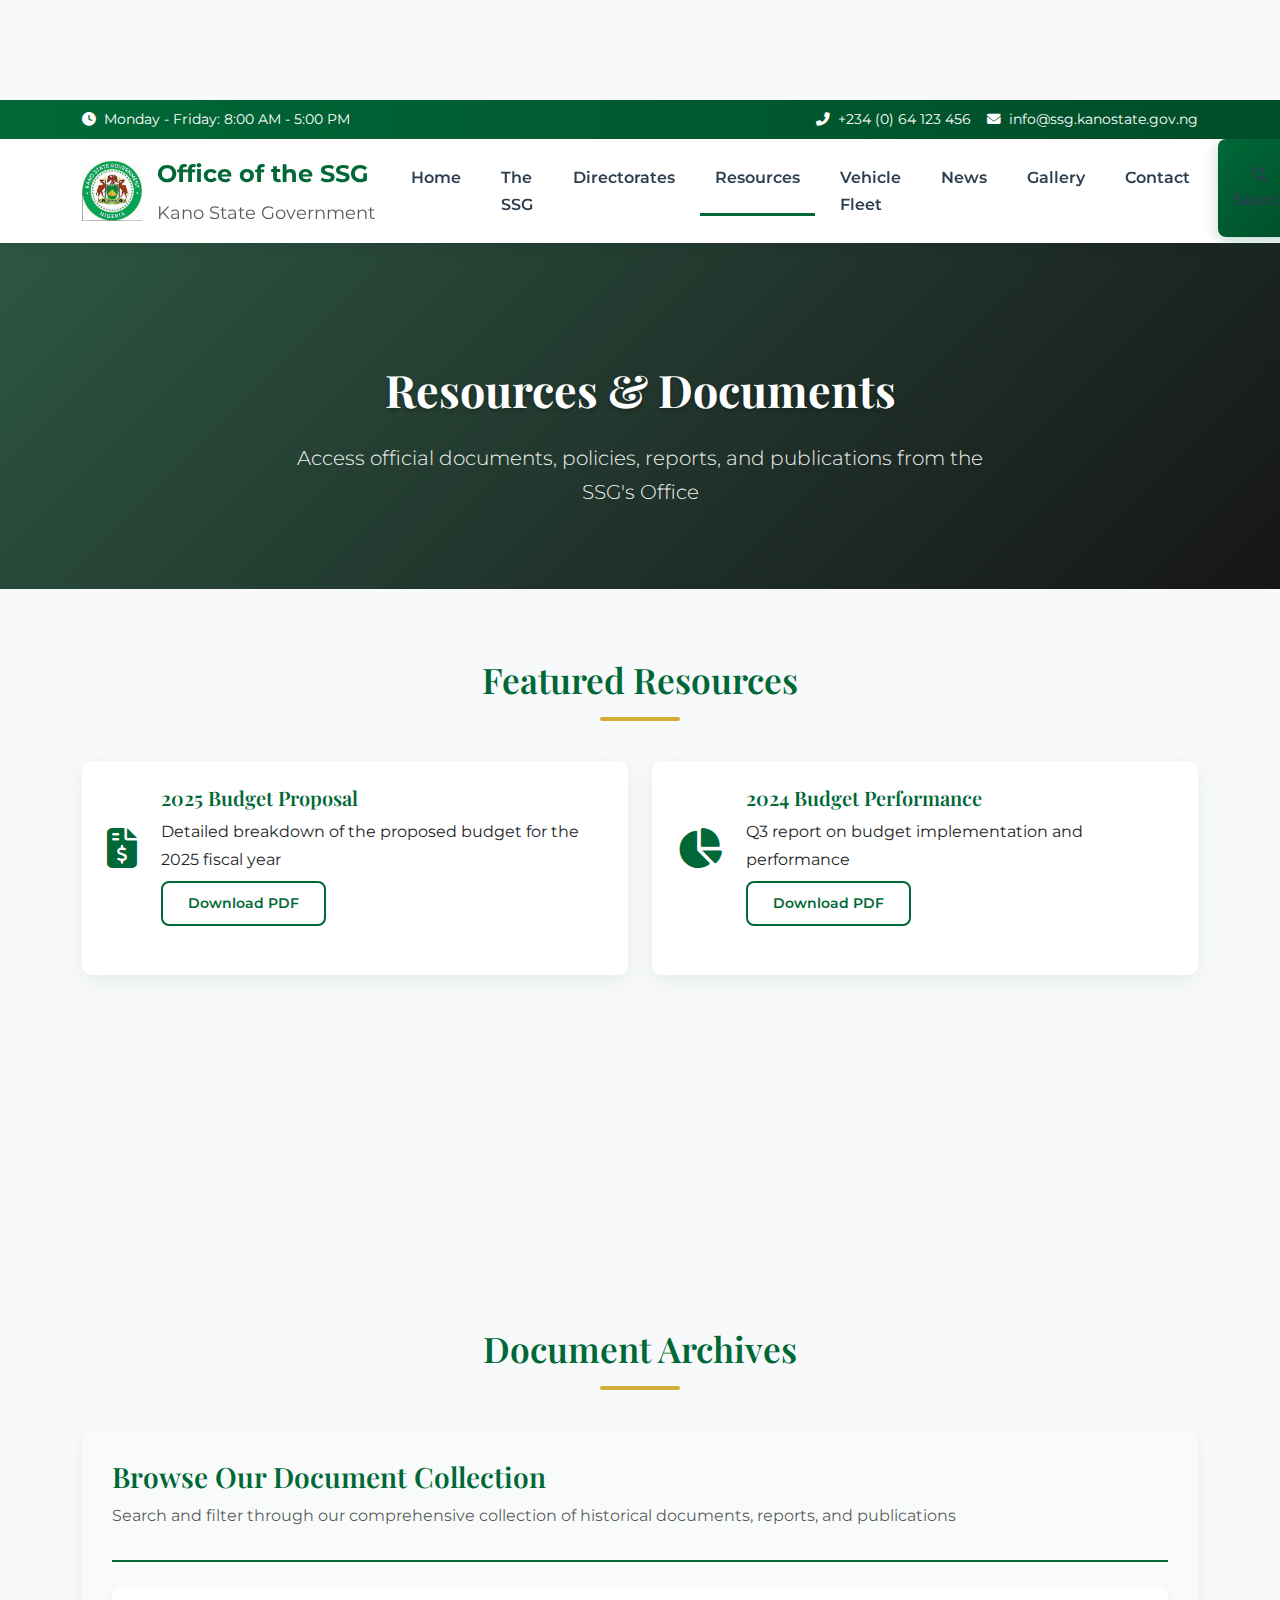
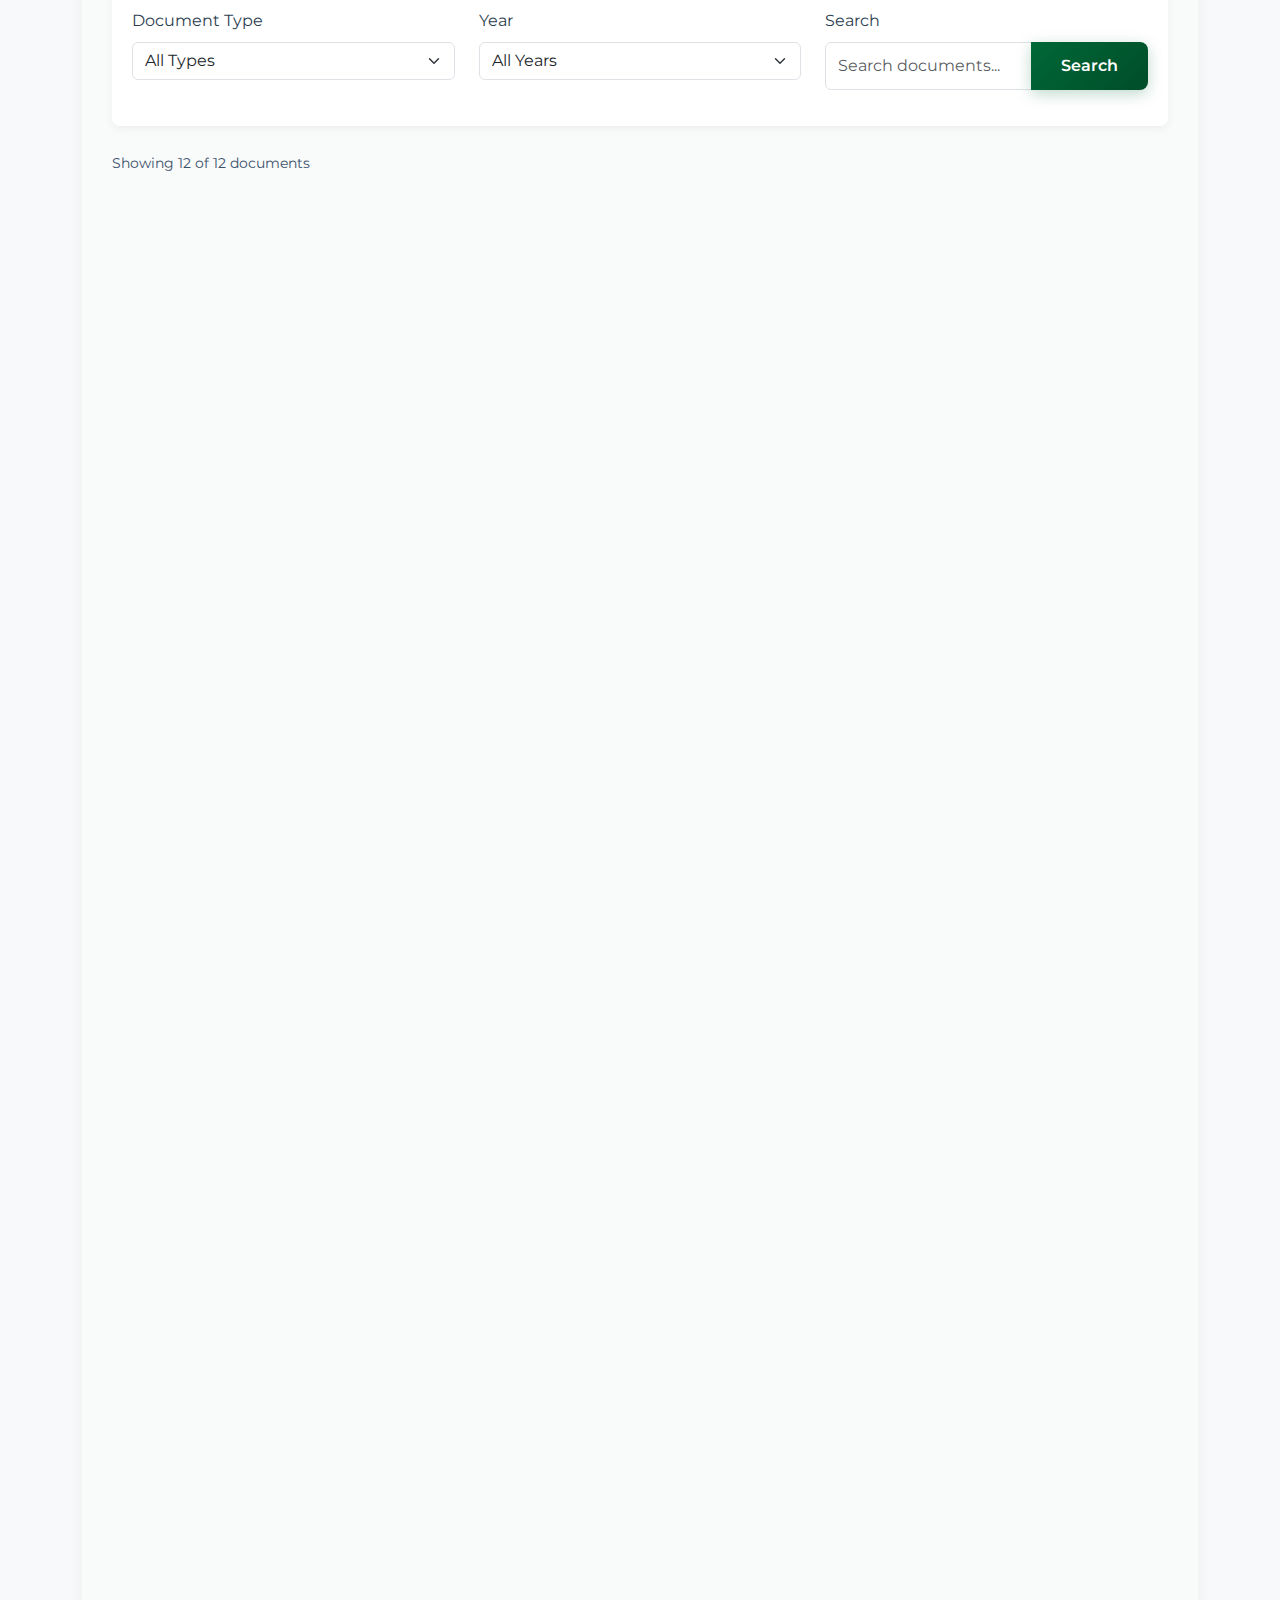
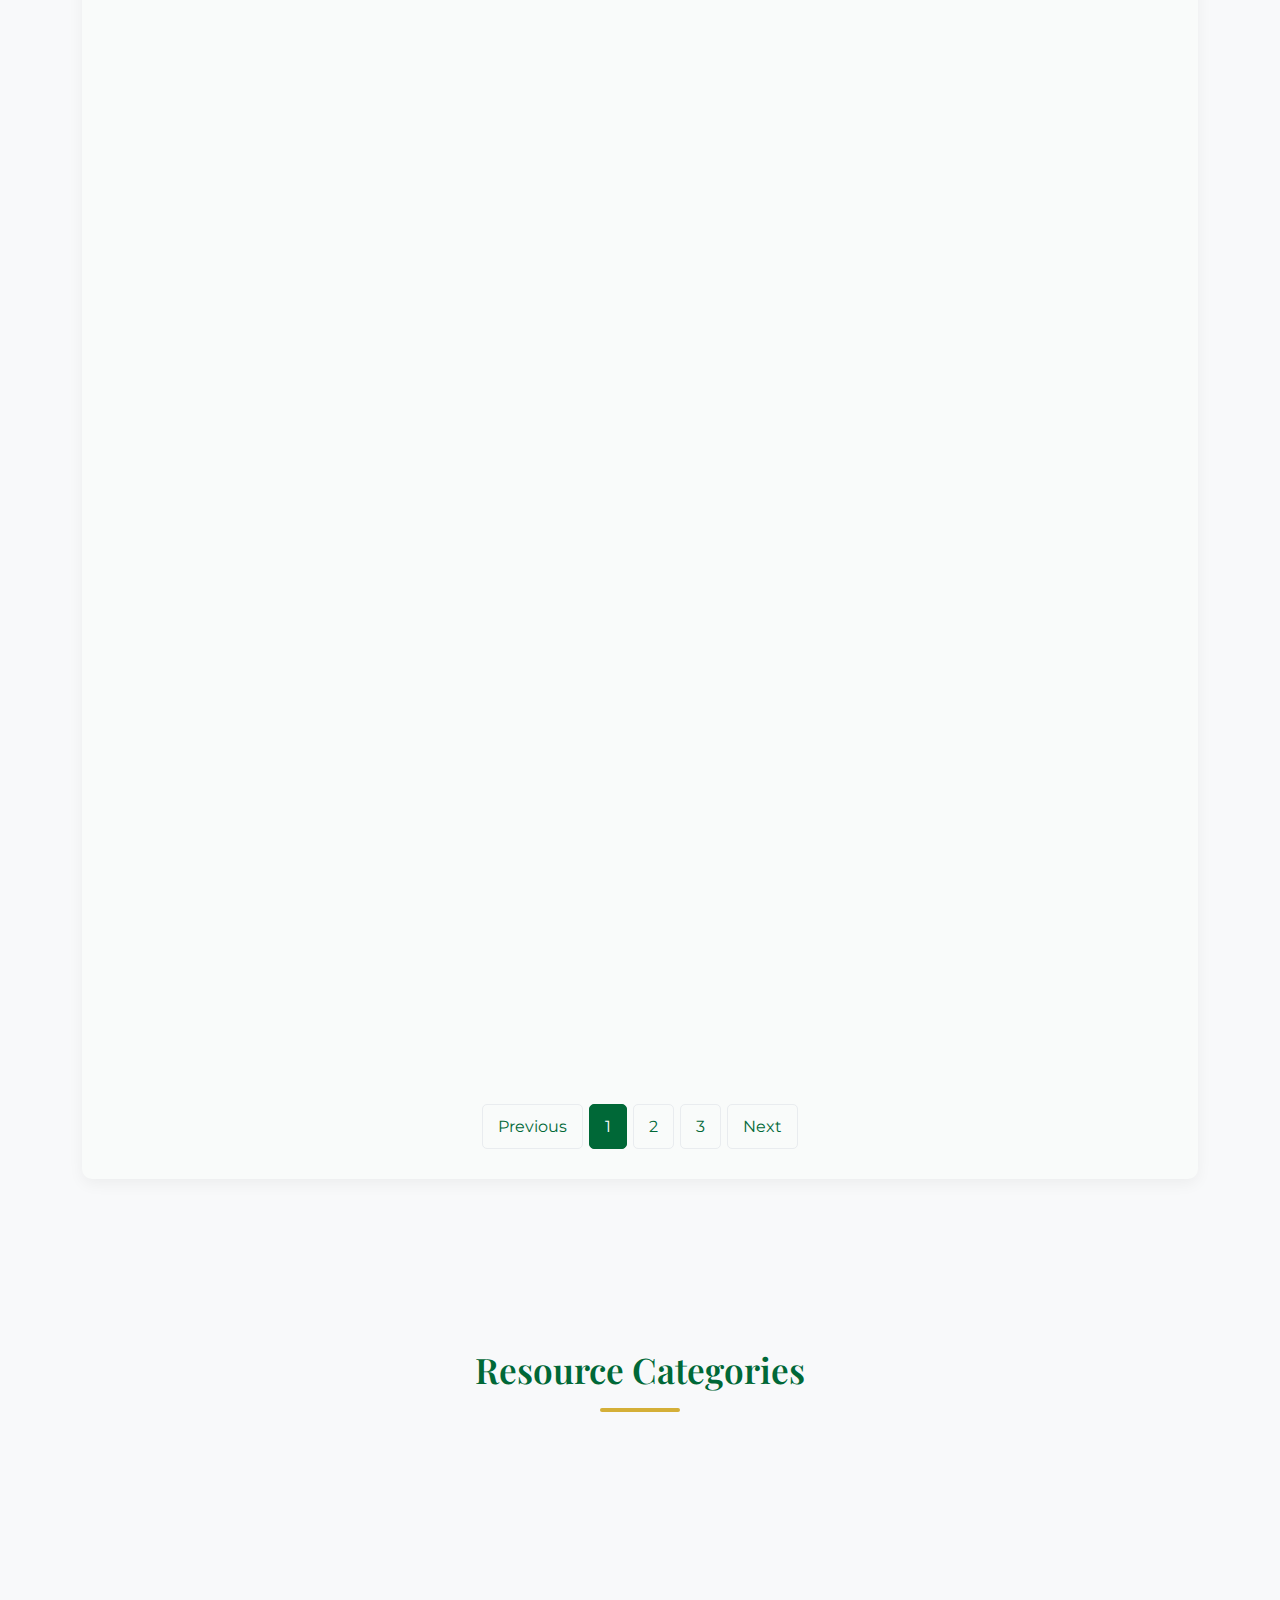
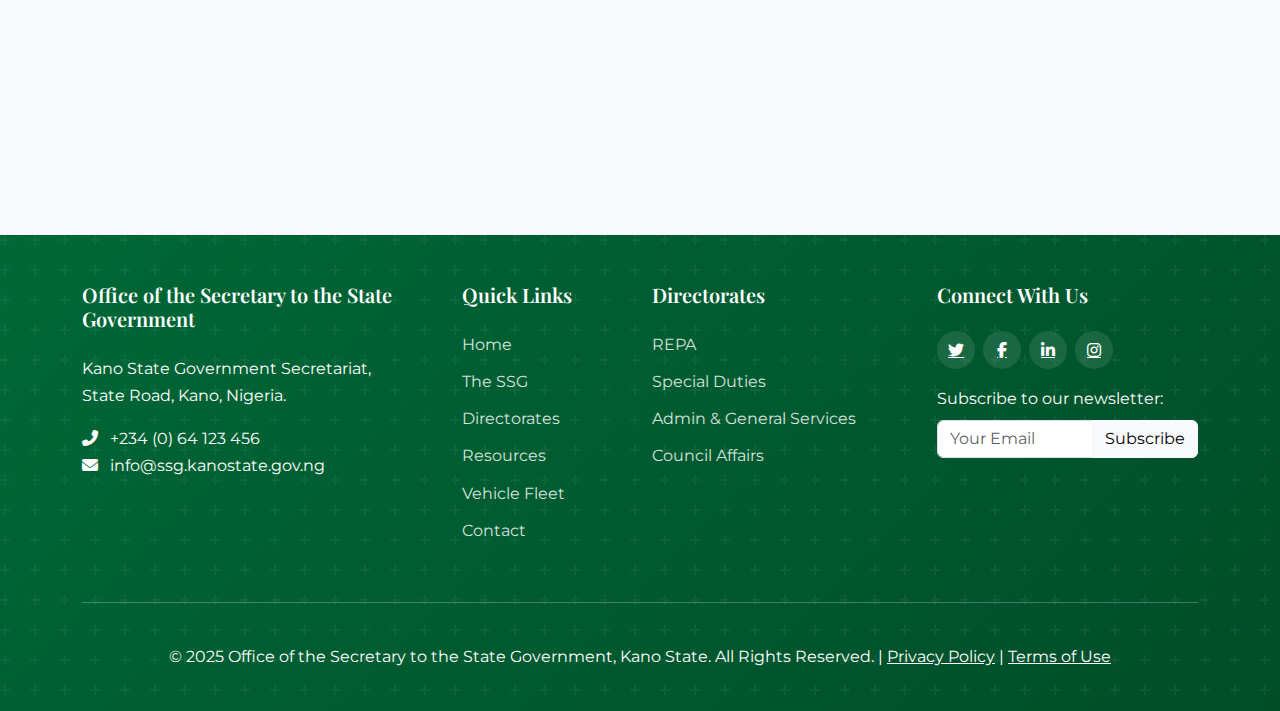
<file: resources.html>
<!DOCTYPE html>
<html lang="en">
<head>
    <meta charset="UTF-8">
    <meta name="viewport" content="width=device-width, initial-scale=1.0">
    <meta name="description" content="Official resources and documents from the Office of the Secretary to the State Government, Kano State Government">
    <title>Resources & Documents - Office of the SSG, Kano State</title>
    
    <!-- Preload critical resources -->
    <link rel="preconnect" href="https://fonts.googleapis.com">
    <link rel="preconnect" href="https://fonts.gstatic.com" crossorigin>
    <link rel="preload" as="style" href="https://cdn.jsdelivr.net/npm/bootstrap@5.3.0/dist/css/bootstrap.min.css">
    <link rel="preload" as="style" href="https://cdnjs.cloudflare.com/ajax/libs/font-awesome/6.4.0/css/all.min.css">
    
    <!-- CSS -->
    <link href="https://cdn.jsdelivr.net/npm/bootstrap@5.3.0/dist/css/bootstrap.min.css" rel="stylesheet">
    <link rel="stylesheet" href="https://cdnjs.cloudflare.com/ajax/libs/font-awesome/6.4.0/css/all.min.css">
    <link href="https://fonts.googleapis.com/css2?family=Montserrat:wght@300;400;500;600;700&family=Playfair+Display:wght@400;500;600;700&display=swap" rel="stylesheet">
    
    <style>
        :root {
            --kano-primary: #006837;
            --kano-primary-dark: #004d29;
            --kano-secondary: #4CAF50;
            --kano-accent: #D4AF37;
            --kano-accent-dark: #b8941f;
            --kano-dark: #2C3E50;
            --kano-dark-light: #3a506b;
            --kano-light: #F8F9FA;
            --kano-white: #FFFFFF;
            --kano-border: #E9ECEF;
            --kano-card-shadow: rgba(0, 104, 55, 0.08);
            --kano-card-hover: rgba(0, 104, 55, 0.12);
            --kano-overlay: rgba(0, 0, 0, 0.7);
            --transition: all 0.3s ease;
        }
        
        /* Add reduced motion support */
        @media (prefers-reduced-motion: reduce) {
            * {
                animation-duration: 0.01ms !important;
                animation-iteration-count: 1 !important;
                transition-duration: 0.01ms !important;
                scroll-behavior: auto !important;
            }
        }
        
        /* Add focus styles for accessibility */
        a:focus, button:focus, input:focus, select:focus, textarea:focus {
            outline: 2px solid var(--kano-accent);
            outline-offset: 2px;
        }
        
        body {
            font-family: 'Montserrat', sans-serif;
            color: var(--kano-dark);
            padding-top: 100px;
            background-color: var(--kano-light);
            line-height: 1.7;
            overflow-x: hidden;
        }
        
        h1, h2, h3, h4, h5 {
            font-family: 'Playfair Display', serif;
            font-weight: 600;
            color: var(--kano-primary);
        }
        
        .bg-kano-primary { background-color: var(--kano-primary) !important; }
        .bg-kano-primary-dark { background-color: var(--kano-primary-dark) !important; }
        .bg-kano-light { background-color: var(--kano-light) !important; }
        .text-kano-primary { color: var(--kano-primary) !important; }
        .text-kano-accent { color: var(--kano-accent) !important; }
        
        /* Improved Top Bar */
        .top-bar {
            font-size: 0.85rem;
            background: linear-gradient(90deg, var(--kano-primary), var(--kano-primary-dark));
            padding: 8px 0;
            position: relative;
            z-index: 1000;
        }
        
        .top-bar a {
            transition: var(--transition);
        }
        
        .top-bar a:hover {
            color: var(--kano-accent) !important;
        }
        
        /* Enhanced Navigation */
        .navbar {
            box-shadow: 0 2px 15px rgba(0,0,0,0.08);
            background: var(--kano-white);
            padding: 0;
            transition: var(--transition);
            position: sticky;
            top: 0;
            z-index: 999;
        }
        
        .navbar-brand {
            padding: 12px 0;
            display: flex;
            align-items: center;
        }
        
        .state-logo {
            height: 60px;
            margin-right: 15px;
        }
        
        .nav-link {
            font-weight: 600;
            color: var(--kano-dark) !important;
            margin: 0 5px;
            position: relative;
            padding: 25px 15px !important;
            transition: var(--transition);
        }
        
        .nav-link:after {
            content: '';
            position: absolute;
            width: 0;
            height: 3px;
            bottom: 0;
            left: 0;
            background-color: var(--kano-primary);
            transition: width 0.3s ease;
        }
        
        .nav-link:hover:after, .nav-link.active:after {
            width: 100%;
        }
        
        .nav-link:hover {
            color: var(--kano-primary) !important;
        }
        
        .navbar-toggler {
            border: none;
            padding: 10px;
            margin-right: 10px;
        }
        
        .navbar-toggler:focus {
            box-shadow: 0 0 0 2px var(--kano-accent);
        }
        
        /* Page Header */
        .page-header {
            background: linear-gradient(var(--kano-overlay), var(--kano-overlay)), url('https://images.unsplash.com/photo-1450101499163-c8848c66ca85?ixlib=rb-4.0.3&auto=format&fit=crop&w=1920&q=80') center/cover no-repeat;
            padding: 120px 0 80px;
            color: white;
            text-align: center;
            position: relative;
            overflow: hidden;
        }
        
        .page-header::before {
            content: '';
            position: absolute;
            top: 0;
            left: 0;
            width: 100%;
            height: 100%;
            background: linear-gradient(135deg, rgba(0, 104, 55, 0.4) 0%, rgba(0, 0, 0, 0.7) 100%);
            z-index: 1;
        }
        
        .page-header .container {
            position: relative;
            z-index: 2;
        }
        
        .page-header h1 {
            color: white;
            font-size: 2.8rem;
            margin-bottom: 20px;
            text-shadow: 0 2px 4px rgba(0,0,0,0.3);
        }
        
        .page-header p {
            font-size: 1.2rem;
            max-width: 700px;
            margin: 0 auto;
            opacity: 0.95;
        }
        
        /* Improved Section Titles */
        .section-title {
            position: relative;
            padding-bottom: 20px;
            margin-bottom: 40px;
            text-align: center;
            font-size: 2.2rem;
        }
        
        .section-title:after {
            content: '';
            position: absolute;
            bottom: 0;
            left: 50%;
            transform: translateX(-50%);
            width: 80px;
            height: 4px;
            background: var(--kano-accent);
            border-radius: 2px;
        }
        
        /* Enhanced Cards */
        .resource-card {
            transition: var(--transition);
            height: 100%;
            border: none;
            border-radius: 10px;
            overflow: hidden;
            box-shadow: 0 6px 20px var(--kano-card-shadow);
            margin-bottom: 25px;
            background: white;
        }
        
        .resource-card:hover {
            transform: translateY(-8px);
            box-shadow: 0 12px 30px var(--kano-card-hover);
        }
        
        .card-body {
            padding: 25px;
        }
        
        /* Enhanced Spacing */
        .section {
            padding: 70px 0;
        }
        
        /* Resource Archive Styles */
        .archive-section {
            background-color: #f9fbfa;
            border-radius: 10px;
            padding: 30px;
            margin-bottom: 30px;
            box-shadow: 0 5px 15px rgba(0,0,0,0.05);
        }
        
        .archive-header {
            border-bottom: 2px solid var(--kano-primary);
            padding-bottom: 15px;
            margin-bottom: 25px;
        }
        
        .archive-filters {
            background-color: white;
            border-radius: 8px;
            padding: 20px;
            box-shadow: 0 3px 10px rgba(0,0,0,0.05);
            margin-bottom: 25px;
        }
        
        .archive-results {
            font-size: 0.9rem;
            color: var(--kano-dark-light);
            margin-bottom: 20px;
        }
        
        .archive-item {
            border-left: 4px solid var(--kano-primary);
            background-color: white;
            border-radius: 8px;
            padding: 20px;
            margin-bottom: 15px;
            transition: var(--transition);
            box-shadow: 0 3px 10px rgba(0,0,0,0.05);
        }
        
        .archive-item:hover {
            transform: translateX(5px);
            box-shadow: 0 5px 15px rgba(0,0,0,0.1);
        }
        
        .archive-item-title {
            font-weight: 600;
            color: var(--kano-primary);
            margin-bottom: 8px;
        }
        
        .archive-item-meta {
            font-size: 0.85rem;
            color: var(--kano-dark-light);
            margin-bottom: 10px;
        }
        
        .archive-item-description {
            font-size: 0.9rem;
            margin-bottom: 15px;
        }
        
        .archive-pagination {
            display: flex;
            justify-content: center;
            margin-top: 30px;
        }
        
        .page-link {
            color: var(--kano-primary);
            border: 1px solid var(--kano-border);
            padding: 8px 15px;
            margin: 0 3px;
            border-radius: 5px;
            text-decoration: none;
            transition: var(--transition);
        }
        
        .page-link:hover, .page-link.active {
            background-color: var(--kano-primary);
            color: white;
            border-color: var(--kano-primary);
        }
        
        .resource-badge {
            background-color: var(--kano-accent);
            color: var(--kano-dark);
            font-size: 0.75rem;
            padding: 3px 8px;
            border-radius: 4px;
            font-weight: 600;
            margin-right: 8px;
        }
        
        /* Enhanced Resource Icons */
        .resource-icon {
            font-size: 2.5rem;
            color: var(--kano-primary);
            margin-bottom: 15px;
            transition: var(--transition);
        }
        
        .resource-card:hover .resource-icon {
            color: var(--kano-secondary);
            transform: scale(1.1);
        }
        
        /* Back to top button */
        .back-to-top {
            position: fixed;
            bottom: 25px;
            right: 25px;
            width: 45px;
            height: 45px;
            background: var(--kano-primary);
            color: white;
            border-radius: 50%;
            display: flex;
            align-items: center;
            justify-content: center;
            text-decoration: none;
            box-shadow: 0 2px 10px rgba(0, 0, 0, 0.2);
            transition: var(--transition);
            opacity: 0;
            visibility: hidden;
            z-index: 999;
        }
        
        .back-to-top.show {
            opacity: 1;
            visibility: visible;
        }
        
        .back-to-top:hover {
            background: var(--kano-primary-dark);
            transform: translateY(-3px);
            color: white;
        }
        
        /* Social media icons */
        .social-icon {
            width: 38px;
            height: 38px;
            display: inline-flex;
            align-items: center;
            justify-content: center;
            background: rgba(255, 255, 255, 0.1);
            color: white;
            border-radius: 50%;
            transition: var(--transition);
        }
        
        .social-icon:hover {
            background: var(--kano-accent);
            transform: translateY(-3px);
        }
        
        /* Enhanced Buttons */
        .btn-kano {
            background: linear-gradient(135deg, var(--kano-primary), var(--kano-primary-dark));
            color: white;
            padding: 12px 30px;
            border-radius: 8px;
            font-weight: 600;
            transition: var(--transition);
            border: none;
            box-shadow: 0 4px 15px rgba(0, 104, 55, 0.25);
            position: relative;
            overflow: hidden;
            z-index: 1;
        }
        
        .btn-kano::before {
            content: '';
            position: absolute;
            top: 0;
            left: 0;
            width: 0%;
            height: 100%;
            background: linear-gradient(135deg, var(--kano-primary-dark), var(--kano-primary));
            transition: var(--transition);
            z-index: -1;
        }
        
        .btn-kano:hover::before {
            width: 100%;
        }
        
        .btn-kano:hover {
            transform: translateY(-3px);
            box-shadow: 0 8px 20px rgba(0, 104, 55, 0.35);
            color: white;
        }
        
        .btn-outline-kano {
            border: 2px solid var(--kano-primary);
            color: var(--kano-primary);
            background: transparent;
            padding: 10px 25px;
            border-radius: 8px;
            font-weight: 600;
            transition: var(--transition);
        }
        
        .btn-outline-kano:hover {
            background: var(--kano-primary);
            color: white;
            transform: translateY(-3px);
            box-shadow: 0 8px 20px rgba(0, 104, 55, 0.2);
        }
        
        /* Improved Footer */
        footer {
            background: linear-gradient(135deg, var(--kano-primary) 0%, var(--kano-primary-dark) 100%);
            color: white;
            padding: 60px 0 25px;
            position: relative;
        }
        
        footer::before {
            content: '';
            position: absolute;
            top: 0;
            left: 0;
            width: 100%;
            height: 100%;
            background: url("data:image/svg+xml,%3Csvg width='60' height='60' viewBox='0 0 60 60' xmlns='http://www.w3.org/2000/svg'%3E%3Cg fill='none' fill-rule='evenodd'%3E%3Cg fill='%23ffffff' fill-opacity='0.05'%3E%3Cpath d='M36 34v-4h-2v4h-4v2h4v4h2v-4h4v-2h-4zm0-30V0h-2v4h-4v2h4v4h2V6h4V4h-4zM6 34v-4H4v4H0v2h4v4h2v-4h4v-2H6zM6 4V0H4v4H0v2h4v4h2V6h4V4H6z'/%3E%3C/g%3E%3C/g%3E%3C/svg%3E");
            z-index: 0;
        }
        
        footer > .container {
            position: relative;
            z-index: 1;
        }
        
        .footer-links a {
            color: rgba(255,255,255,0.85);
            text-decoration: none;
            transition: var(--transition);
            display: block;
            margin-bottom: 10px;
        }
        
        .footer-links a:hover {
            color: var(--kano-accent);
            transform: translateX(5px);
        }
        
        /* Better spacing for mobile */
        @media (max-width: 992px) {
            .nav-link {
                padding: 12px 15px !important;
            }
            
            .navbar-collapse {
                background: white;
                padding: 15px;
                border-radius: 0 0 10px 10px;
                box-shadow: 0 10px 20px rgba(0,0,0,0.1);
            }
            
            .state-logo {
                height: 50px;
            }
        }
        
        @media (max-width: 768px) {
            body {
                padding-top: 90px;
            }
            
            .page-header {
                padding: 100px 0 60px;
            }
            
            .page-header h1 {
                font-size: 2.2rem;
            }
            
            .page-header p {
                font-size: 1.1rem;
            }
            
            .section {
                padding: 60px 0;
            }
            
            .section-title {
                font-size: 1.8rem;
                margin-bottom: 30px;
            }
            
            .card-body {
                padding: 20px;
            }
            
            .back-to-top {
                bottom: 20px;
                right: 20px;
                width: 40px;
                height: 40px;
            }
            
            .state-logo {
                height: 45px;
                margin-right: 10px;
            }
            
            .archive-section {
                padding: 20px;
            }
        }
        
        @media (max-width: 576px) {
            .page-header h1 {
                font-size: 1.8rem;
            }
            
            .section-title {
                font-size: 1.6rem;
            }
            
            .state-logo {
                height: 40px;
            }
            
            .navbar-brand span.fw-bold {
                font-size: 1.1rem;
            }
            
            .navbar-brand small {
                font-size: 0.75rem;
            }
        }
    </style>
</head>
<body>
    <!-- Skip to main content for accessibility -->
    <a href="#main-content" class="visually-hidden-focusable position-absolute top-0 start-0 bg-kano-primary text-white p-2" style="z-index: 10000; transform: translateY(-100%); transition: transform 0.3s ease;">Skip to main content</a>
    
    <!-- Top Bar -->
    <div class="top-bar py-2 text-white" aria-label="Top information bar">
        <div class="container">
            <div class="d-md-flex justify-content-between align-items-center">
                <div class="mb-2 mb-md-0">
                    <span><i class="fas fa-clock me-1" aria-hidden="true"></i> Monday - Friday: 8:00 AM - 5:00 PM</span>
                </div>
                <div class="d-flex">
                    <a href="tel:+23464123456" class="text-white me-3 text-decoration-none"><i class="fas fa-phone-alt me-1" aria-hidden="true"></i> <span>+234 (0) 64 123 456</span></a>
                    <a href="mailto:info@ssg.kanostate.gov.ng" class="text-white text-decoration-none"><i class="fas fa-envelope me-1" aria-hidden="true"></i> <span>info@ssg.kanostate.gov.ng</span></a>
                </div>
            </div>
        </div>
    </div>

    <!-- Navigation -->
    <nav class="navbar navbar-expand-lg navbar-light sticky-top" aria-label="Main navigation">
        <div class="container">
            <a class="navbar-brand" href="index.html" aria-label="Office of the SSG, Kano State Government">
                <div class="d-flex align-items-center">
                    <!-- Kano State Logo -->
                    <img src="kano_logo.jpg" alt="Kano State Logo" class="state-logo">
                    <div>
                        <span class="fw-bold fs-4 text-kano-primary">Office of the SSG</span>
                        <br>
                        <small class="text-muted">Kano State Government</small>
                    </div>
                </div>
            </a>
            
            <button class="navbar-toggler" type="button" data-bs-toggle="collapse" data-bs-target="#navbarContent" aria-controls="navbarContent" aria-expanded="false" aria-label="Toggle navigation">
                <span class="navbar-toggler-icon"></span>
            </button>
            
            <div class="collapse navbar-collapse" id="navbarContent">
                <ul class="navbar-nav ms-auto mb-2 mb-lg-0">
                    <li class="nav-item"><a class="nav-link" href="index.html">Home</a></li>
                    <li class="nav-item"><a class="nav-link" href="index.html#about">The SSG</a></li>
                    <li class="nav-item"><a class="nav-link" href="index.html#directorates">Directorates</a></li>
                    <li class="nav-item"><a class="nav-link active" href="resources.html" aria-current="page">Resources</a></li>
                    <li class="nav-item"><a class="nav-link" href="vehicles.html">Vehicle Fleet</a></li>
                    <li class="nav-item"><a class="nav-link" href="index.html#news">News</a></li>
                    <li class="nav-item"><a class="nav-link" href="index.html#gallery">Gallery</a></li>
                    <li class="nav-item"><a class="nav-link" href="index.html#contact">Contact</a></li>
                    <li class="nav-item"><a class="nav-link btn btn-kano btn-sm ms-2 px-3" href="#search"><i class="fas fa-search me-1"></i> Search</a></li>
                </ul>
            </div>
        </div>
    </nav>

    <!-- Page Header -->
    <header class="page-header" role="banner">
        <div class="container">
            <h1 class="display-4 fw-bold mb-4">Resources & Documents</h1>
            <p class="lead fs-5">Access official documents, policies, reports, and publications from the SSG's Office</p>
        </div>
    </header>

    <!-- Main content -->
    <main id="main-content">
        <!-- Featured Resources -->
        <section class="section">
            <div class="container">
                <h2 class="section-title">Featured Resources</h2>
                <div class="row">
                    <div class="col-md-6">
                        <div class="resource-card card mb-4">
                            <div class="card-body">
                                <div class="d-flex align-items-center">
                                    <div class="resource-icon me-4">
                                        <i class="fas fa-file-invoice-dollar"></i>
                                    </div>
                                    <div>
                                        <h5>2025 Budget Proposal</h5>
                                        <p class="mb-2">Detailed breakdown of the proposed budget for the 2025 fiscal year</p>
                                        <a href="#" class="btn btn-sm btn-outline-kano">Download PDF</a>
                                    </div>
                                </div>
                            </div>
                        </div>
                    </div>
                    
                    <div class="col-md-6">
                        <div class="resource-card card mb-4">
                            <div class="card-body">
                                <div class="d-flex align-items-center">
                                    <div class="resource-icon me-4">
                                        <i class="fas fa-chart-pie"></i>
                                    </div>
                                    <div>
                                        <h5>2024 Budget Performance</h5>
                                        <p class="mb-2">Q3 report on budget implementation and performance</p>
                                        <a href="#" class="btn btn-sm btn-outline-kano">Download PDF</a>
                                    </div>
                                </div>
                            </div>
                        </div>
                    </div>
                </div>
                
                <div class="row">
                    <div class="col-md-6">
                        <div class="resource-card card mb-4">
                            <div class="card-body">
                                <div class="d-flex align-items-center">
                                    <div class="resource-icon me-4">
                                        <i class="fas fa-gavel"></i>
                                    </div>
                                    <div>
                                        <h5>Kano State Government Laws</h5>
                                        <p class="mb-2">Compilation of enacted laws and regulations</p>
                                        <a href="#" class="btn btn-sm btn-outline-kano">View Documents</a>
                                    </div>
                                </div>
                            </div>
                        </div>
                    </div>
                    
                    <div class="col-md-6">
                        <div class="resource-card card mb-4">
                            <div class="card-body">
                                <div class="d-flex align-items-center">
                                    <div class="resource-icon me-4">
                                        <i class="fas fa-book"></i>
                                    </div>
                                    <div>
                                        <h5>Government Policies</h5>
                                        <p class="mb-2">Official policy documents and implementation guidelines</p>
                                        <a href="#" class="btn btn-sm btn-outline-kano">View Policies</a>
                                    </div>
                                </div>
                            </div>
                        </div>
                    </div>
                </div>
            </div>
        </section>

        <!-- Document Archives -->
        <section class="section bg-kano-light">
            <div class="container">
                <h2 class="section-title">Document Archives</h2>
                
                <div class="archive-section">
                    <div class="archive-header">
                        <h3 class="text-kano-primary">Browse Our Document Collection</h3>
                        <p class="text-muted">Search and filter through our comprehensive collection of historical documents, reports, and publications</p>
                    </div>
                    
                    <div class="archive-filters">
                        <div class="row">
                            <div class="col-md-4 mb-3">
                                <label for="archiveType" class="form-label">Document Type</label>
                                <select class="form-select" id="archiveType">
                                    <option value="all">All Types</option>
                                    <option value="budget">Budget Documents</option>
                                    <option value="policy">Policy Papers</option>
                                    <option value="report">Annual Reports</option>
                                    <option value="circular">Circulars</option>
                                    <option value="law">Laws & Regulations</option>
                                </select>
                            </div>
                            <div class="col-md-4 mb-3">
                                <label for="archiveYear" class="form-label">Year</label>
                                <select class="form-select" id="archiveYear">
                                    <option value="all">All Years</option>
                                    <option value="2025">2025</option>
                                    <option value="2024">2024</option>
                                    <option value="2023">2023</option>
                                    <option value="2022">2022</option>
                                    <option value="2021">2021</option>
                                </select>
                            </div>
                            <div class="col-md-4 mb-3">
                                <label for="archiveSearch" class="form-label">Search</label>
                                <div class="input-group">
                                    <input type="text" class="form-control" id="archiveSearch" placeholder="Search documents...">
                                    <button class="btn btn-kano" type="button" id="searchButton">Search</button>
                                </div>
                            </div>
                        </div>
                    </div>
                    
                    <div class="archive-results">
                        Showing <span id="resultsCount">12</span> of <span id="totalCount">45</span> documents
                    </div>
                    
                    <div id="archiveItems">
                        <!-- Archive items will be populated by JavaScript -->
                    </div>
                    
                    <div class="archive-pagination">
                        <a href="#" class="page-link">Previous</a>
                        <a href="#" class="page-link active">1</a>
                        <a href="#" class="page-link">2</a>
                        <a href="#" class="page-link">3</a>
                        <a href="#" class="page-link">Next</a>
                    </div>
                </div>
            </div>
        </section>

        <!-- Resource Categories -->
        <section class="section">
            <div class="container">
                <h2 class="section-title">Resource Categories</h2>
                <div class="row g-4">
                    <div class="col-md-4">
                        <div class="resource-card card h-100">
                            <div class="card-body text-center">
                                <div class="resource-icon"><i class="fas fa-balance-scale"></i></div>
                                <h4 class="text-kano-primary">Laws & Regulations</h4>
                                <p class="card-text">Official legislation and regulatory frameworks governing Kano State</p>
                                <a href="#" class="btn btn-outline-kano">Browse Laws</a>
                            </div>
                        </div>
                    </div>
                    <div class="col-md-4">
                        <div class="resource-card card h-100">
                            <div class="card-body text-center">
                                <div class="resource-icon"><i class="fas fa-chart-line"></i></div>
                                <h4 class="text-kano-primary">Budget & Finance</h4>
                                <p class="card-text">Budget proposals, performance reports, and financial documents</p>
                                <a href="#" class="btn btn-outline-kano">View Budgets</a>
                            </div>
                        </div>
                    </div>
                    <div class="col-md-4">
                        <div class="resource-card card h-100">
                            <div class="card-body text-center">
                                <div class="resource-icon"><i class="fas fa-file-contract"></i></div>
                                <h4 class="text-kano-primary">Policies & Guidelines</h4>
                                <p class="card-text">Government policies, implementation guidelines, and frameworks</p>
                                <a href="#" class="btn btn-outline-kano">Explore Policies</a>
                            </div>
                        </div>
                    </div>
                </div>
            </div>
        </section>
    </main>

    <!-- Footer -->
    <footer class="pt-5" role="contentinfo">
        <div class="container">
            <div class="row">
                <div class="col-lg-4 mb-4">
                    <h5 class="text-white mb-4">Office of the Secretary to the State Government</h5>
                    <p>Kano State Government Secretariat,<br>State Road, Kano, Nigeria.</p>
                    <p><i class="fas fa-phone-alt me-2"></i> +234 (0) 64 123 456<br>
                    <i class="fas fa-envelope me-2"></i> info@ssg.kanostate.gov.ng</p>
                </div>
                <div class="col-lg-2 col-md-6 mb-4">
                    <h5 class="text-white mb-4">Quick Links</h5>
                    <div class="footer-links">
                        <a href="index.html">Home</a>
                        <a href="index.html#about">The SSG</a>
                        <a href="index.html#directorates">Directorates</a>
                        <a href="resources.html">Resources</a>
                        <a href="vehicles.html">Vehicle Fleet</a>
                        <a href="index.html#contact">Contact</a>
                    </div>
                </div>
                <div class="col-lg-3 col-md-6 mb-4">
                    <h5 class="text-white mb-4">Directorates</h5>
                    <div class="footer-links">
                        <a href="#">REPA</a>
                        <a href="#">Special Duties</a>
                        <a href="#">Admin & General Services</a>
                        <a href="#">Council Affairs</a>
                    </div>
                </div>
                <div class="col-lg-3 mb-4">
                    <h5 class="text-white mb-4">Connect With Us</h5>
                    <div class="d-flex mb-3">
                        <a href="#" class="social-icon me-2"><i class="fab fa-twitter"></i></a>
                        <a href="#" class="social-icon me-2"><i class="fab fa-facebook-f"></i></a>
                        <a href="#" class="social-icon me-2"><i class="fab fa-linkedin-in"></i></a>
                        <a href="#" class="social-icon me-2"><i class="fab fa-instagram"></i></a>
                    </div>
                    <p class="mb-2">Subscribe to our newsletter:</p>
                    <div class="input-group">
                        <input type="email" class="form-control" placeholder="Your Email">
                        <button class="btn btn-light" type="button">Subscribe</button>
                    </div>
                </div>
            </div>
            <hr class="my-4 bg-light">
            <div class="text-center py-3">
                <p class="mb-0">&copy; 2025 Office of the Secretary to the State Government, Kano State. All Rights Reserved. | <a href="#" class="text-white">Privacy Policy</a> | <a href="#" class="text-white">Terms of Use</a></p>
            </div>
        </div>
    </footer>

    <!-- Back to top button -->
    <a href="#" class="back-to-top" id="backToTop">
        <i class="fas fa-arrow-up"></i>
    </a>

    <!-- Bootstrap JS -->
    <script src="https://cdn.jsdelivr.net/npm/bootstrap@5.3.0/dist/js/bootstrap.bundle.min.js"></script>
    
    <!-- Custom Script -->
    <script>
        // Wait for DOM to be fully loaded
        document.addEventListener('DOMContentLoaded', function() {
            // Back to top button
            const backToTopButton = document.getElementById('backToTop');
            
            window.addEventListener('scroll', function() {
                if (window.pageYOffset > 300) {
                    backToTopButton.classList.add('show');
                } else {
                    backToTopButton.classList.remove('show');
                }
            });
            
            backToTopButton.addEventListener('click', function(e) {
                e.preventDefault();
                window.scrollTo({
                    top: 0,
                    behavior: 'smooth'
                });
            });

            // Smooth scrolling for anchor links
            document.querySelectorAll('a[href^="#"]').forEach(anchor => {
                anchor.addEventListener('click', function (e) {
                    if (this.getAttribute('href') === '#') return;
                    
                    e.preventDefault();
                    const target = document.querySelector(this.getAttribute('href'));
                    if (target) {
                        const headerOffset = 100;
                        const elementPosition = target.getBoundingClientRect().top;
                        const offsetPosition = elementPosition + window.pageYOffset - headerOffset;

                        window.scrollTo({
                            top: offsetPosition,
                            behavior: 'smooth'
                        });
                    }
                });
            });

            // Animation on scroll with performance optimization
            let ticking = false;
            const animateOnScroll = function() {
                const elements = document.querySelectorAll('.resource-card, .archive-item');
                
                elements.forEach(element => {
                    const position = element.getBoundingClientRect();
                    
                    // If element is in viewport
                    if(position.top < window.innerHeight - 100) {
                        element.style.opacity = 1;
                        element.style.transform = 'translateY(0)';
                    }
                });
                
                ticking = false;
            };

            // Set initial state for animation
            window.addEventListener('load', function() {
                const elements = document.querySelectorAll('.resource-card, .archive-item');
                elements.forEach(element => {
                    element.style.opacity = 0;
                    element.style.transform = 'translateY(20px)';
                    element.style.transition = 'all 0.6s ease';
                });
                
                // Trigger animation
                setTimeout(animateOnScroll, 100);
            });

            // Listen for scroll events with requestAnimationFrame for performance
            window.addEventListener('scroll', function() {
                if (!ticking) {
                    requestAnimationFrame(function() {
                        animateOnScroll();
                        ticking = false;
                    });
                    ticking = true;
                }
            });
            
            // Navbar scroll effect
            const navbar = document.querySelector('.navbar');
            window.addEventListener('scroll', function() {
                if (window.scrollY > 50) {
                    navbar.style.padding = '5px 0';
                    navbar.style.boxShadow = '0 2px 15px rgba(0,0,0,0.1)';
                } else {
                    navbar.style.padding = '';
                    navbar.style.boxShadow = '0 2px 15px rgba(0,0,0,0.08)';
                }
            });
            
            // Archive functionality
            const archiveItems = [
                {
                    id: 1,
                    title: "2025 Budget Proposal",
                    type: "budget",
                    year: "2025",
                    description: "Detailed breakdown of the proposed budget for the 2025 fiscal year",
                    fileSize: "2.4 MB",
                    fileType: "PDF",
                    date: "2025-03-15"
                },
                {
                    id: 2,
                    title: "2024 Annual Report",
                    type: "report",
                    year: "2024",
                    description: "Comprehensive annual report covering all activities of the SSG office",
                    fileSize: "5.7 MB",
                    fileType: "PDF",
                    date: "2025-01-20"
                },
                {
                    id: 3,
                    title: "Public Service Reform Policy",
                    type: "policy",
                    year: "2024",
                    description: "Policy framework for public service reforms in Kano State",
                    fileSize: "1.2 MB",
                    fileType: "PDF",
                    date: "2024-11-10"
                },
                {
                    id: 4,
                    title: "2023 Budget Performance Report",
                    type: "budget",
                    year: "2023",
                    description: "Final report on budget implementation for the 2023 fiscal year",
                    fileSize: "3.1 MB",
                    fileType: "PDF",
                    date: "2024-02-28"
                },
                {
                    id: 5,
                    title: "Local Government Administration Act",
                    type: "law",
                    year: "2022",
                    description: "Amended legislation governing local government administration",
                    fileSize: "850 KB",
                    fileType: "PDF",
                    date: "2022-07-15"
                },
                {
                    id: 6,
                    title: "Circular on Staff Promotion",
                    type: "circular",
                    year: "2025",
                    description: "Guidelines and procedures for staff promotion exercises",
                    fileSize: "520 KB",
                    fileType: "PDF",
                    date: "2025-04-05"
                },
                {
                    id: 7,
                    title: "2022 Economic Survey Report",
                    type: "report",
                    year: "2022",
                    description: "Comprehensive economic survey of Kano State",
                    fileSize: "4.3 MB",
                    fileType: "PDF",
                    date: "2023-03-10"
                },
                {
                    id: 8,
                    title: "Sustainable Development Policy",
                    type: "policy",
                    year: "2023",
                    description: "Policy framework for sustainable development initiatives",
                    fileSize: "1.8 MB",
                    fileType: "PDF",
                    date: "2023-09-22"
                },
                {
                    id: 9,
                    title: "2021 Budget Allocation Details",
                    type: "budget",
                    year: "2021",
                    description: "Detailed breakdown of budget allocations across MDAs",
                    fileSize: "2.9 MB",
                    fileType: "PDF",
                    date: "2021-12-05"
                },
                {
                    id: 10,
                    title: "Administrative Procedures Manual",
                    type: "policy",
                    year: "2024",
                    description: "Updated manual for administrative procedures in government offices",
                    fileSize: "3.5 MB",
                    fileType: "PDF",
                    date: "2024-06-18"
                },
                {
                    id: 11,
                    title: "Circular on Public Holidays 2024",
                    type: "circular",
                    year: "2024",
                    description: "Official declaration of public holidays for 2024",
                    fileSize: "320 KB",
                    fileType: "PDF",
                    date: "2023-12-15"
                },
                {
                    id: 12,
                    title: "2020 Annual Statistical Digest",
                    type: "report",
                    year: "2020",
                    description: "Statistical data and indicators for Kano State",
                    fileSize: "6.2 MB",
                    fileType: "PDF",
                    date: "2021-04-30"
                }
            ];

            // Function to render archive items
            function renderArchiveItems(items) {
                const archiveContainer = document.getElementById('archiveItems');
                const resultsCount = document.getElementById('resultsCount');
                
                if (items.length === 0) {
                    archiveContainer.innerHTML = '<div class="text-center py-4"><p class="text-muted">No documents found matching your criteria.</p></div>';
                    resultsCount.textContent = '0';
                    return;
                }
                
                let html = '';
                items.forEach(item => {
                    const badgeClass = getBadgeClass(item.type);
                    const formattedDate = new Date(item.date).toLocaleDateString('en-US', { 
                        year: 'numeric', 
                        month: 'long', 
                        day: 'numeric' 
                    });
                    
                    html += `
                        <div class="archive-item">
                            <div class="archive-item-title">${item.title}</div>
                            <div class="archive-item-meta">
                                <span class="resource-badge ${badgeClass}">${item.type.toUpperCase()}</span>
                                <span><i class="far fa-calendar me-1"></i> ${formattedDate}</span> | 
                                <span><i class="far fa-file me-1"></i> ${item.fileType}</span> | 
                                <span><i class="fas fa-weight me-1"></i> ${item.fileSize}</span>
                            </div>
                            <div class="archive-item-description">${item.description}</div>
                            <div>
                                <a href="#" class="btn btn-outline-kano btn-sm me-2"><i class="fas fa-download me-1"></i> Download</a>
                                <a href="#" class="btn btn-sm" style="background-color: #f8f9fa; color: var(--kano-dark);"><i class="far fa-eye me-1"></i> Preview</a>
                            </div>
                        </div>
                    `;
                });
                
                archiveContainer.innerHTML = html;
                resultsCount.textContent = items.length;
            }

            // Function to get badge class based on document type
            function getBadgeClass(type) {
                const badgeClasses = {
                    'budget': 'bg-warning',
                    'policy': 'bg-info text-dark',
                    'report': 'bg-success',
                    'circular': 'bg-primary',
                    'law': 'bg-danger'
                };
                return badgeClasses[type] || 'bg-secondary';
            }

            // Function to filter archive items
            function filterArchiveItems() {
                const typeFilter = document.getElementById('archiveType').value;
                const yearFilter = document.getElementById('archiveYear').value;
                const searchFilter = document.getElementById('archiveSearch').value.toLowerCase();
                
                let filteredItems = archiveItems;
                
                // Filter by type
                if (typeFilter !== 'all') {
                    filteredItems = filteredItems.filter(item => item.type === typeFilter);
                }
                
                // Filter by year
                if (yearFilter !== 'all') {
                    filteredItems = filteredItems.filter(item => item.year === yearFilter);
                }
                
                // Filter by search term
                if (searchFilter) {
                    filteredItems = filteredItems.filter(item => 
                        item.title.toLowerCase().includes(searchFilter) || 
                        item.description.toLowerCase().includes(searchFilter)
                    );
                }
                
                renderArchiveItems(filteredItems);
            }

            // Initialize archive with all items
            renderArchiveItems(archiveItems);
            document.getElementById('totalCount').textContent = archiveItems.length;

            // Add event listeners for filters
            document.getElementById('archiveType').addEventListener('change', filterArchiveItems);
            document.getElementById('archiveYear').addEventListener('change', filterArchiveItems);
            document.getElementById('searchButton').addEventListener('click', filterArchiveItems);
            document.getElementById('archiveSearch').addEventListener('keyup', function(e) {
                if (e.key === 'Enter') {
                    filterArchiveItems();
                }
            });
        });
    </script>
</body>
</html>
</file>
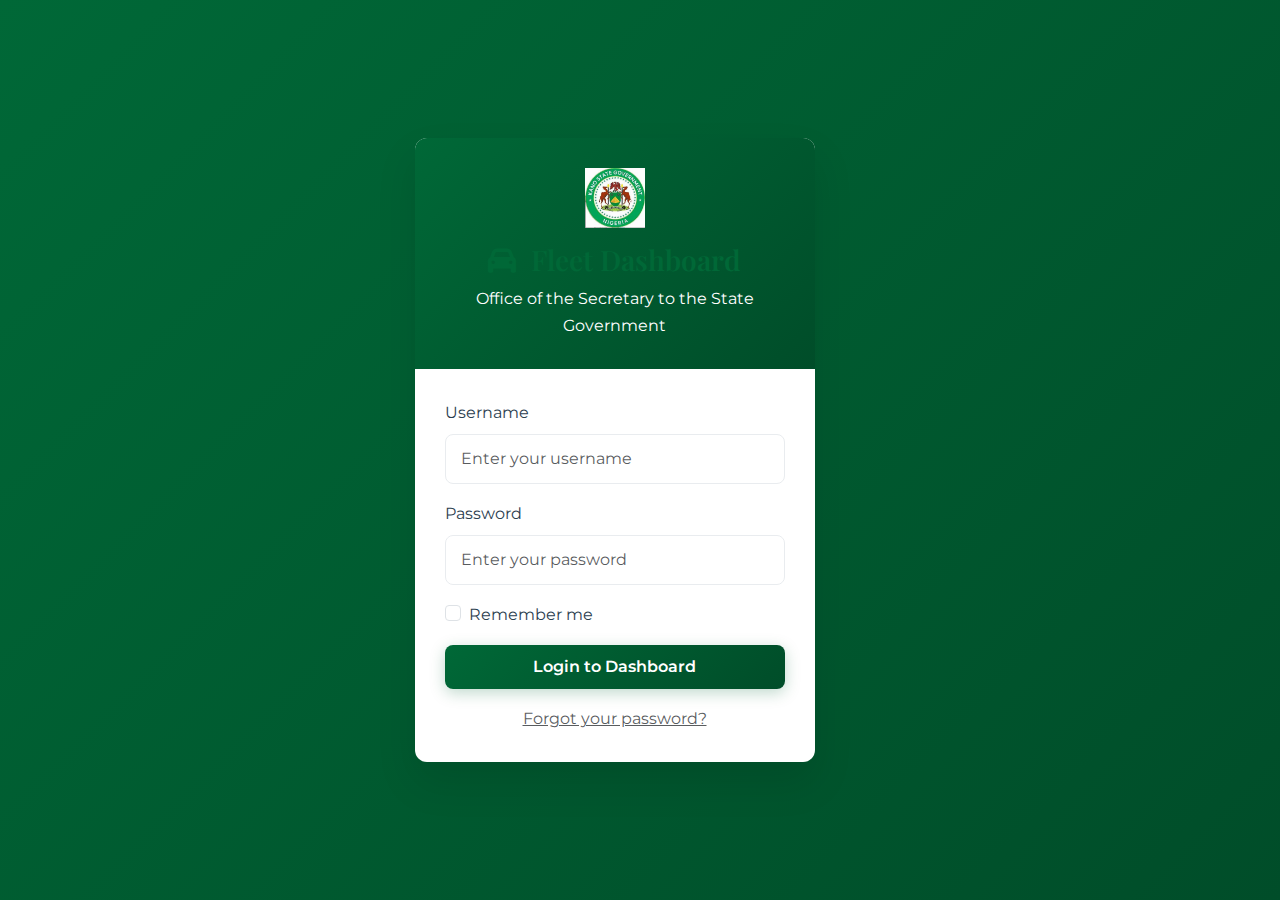
<file: vehicle.html>
<!DOCTYPE html>
<html lang="en">
<head>
    <meta charset="UTF-8">
    <meta name="viewport" content="width=device-width, initial-scale=1.0">
    <meta name="description" content="Vehicle fleet management dashboard for the Office of the Secretary to the State Government, Kano State Government">
    <title>Vehicle Fleet Dashboard - Office of the SSG, Kano State</title>
    
    <!-- Preload critical resources -->
    <link rel="preconnect" href="https://fonts.googleapis.com">
    <link rel="preconnect" href="https://fonts.gstatic.com" crossorigin>
    <link rel="preload" as="style" href="https://cdn.jsdelivr.net/npm/bootstrap@5.3.0/dist/css/bootstrap.min.css">
    <link rel="preload" as="style" href="https://cdnjs.cloudflare.com/ajax/libs/font-awesome/6.4.0/css/all.min.css">
    
    <!-- CSS -->
    <link href="https://cdn.jsdelivr.net/npm/bootstrap@5.3.0/dist/css/bootstrap.min.css" rel="stylesheet">
    <link rel="stylesheet" href="https://cdnjs.cloudflare.com/ajax/libs/font-awesome/6.4.0/css/all.min.css">
    <link href="https://fonts.googleapis.com/css2?family=Montserrat:wght@300;400;500;600;700&family=Playfair+Display:wght@400;500;600;700&display=swap" rel="stylesheet">
    
    <style>
        :root {
            --kano-primary: #006837;
            --kano-primary-dark: #004d29;
            --kano-secondary: #4CAF50;
            --kano-accent: #D4AF37;
            --kano-accent-dark: #b8941f;
            --kano-dark: #2C3E50;
            --kano-dark-light: #3a506b;
            --kano-light: #F8F9FA;
            --kano-white: #FFFFFF;
            --kano-border: #E9ECEF;
            --kano-card-shadow: rgba(0, 104, 55, 0.08);
            --kano-card-hover: rgba(0, 104, 55, 0.12);
            --kano-overlay: rgba(0, 0, 0, 0.7);
            --transition: all 0.3s ease;
        }
        
        /* Add reduced motion support */
        @media (prefers-reduced-motion: reduce) {
            * {
                animation-duration: 0.01ms !important;
                animation-iteration-count: 1 !important;
                transition-duration: 0.01ms !important;
                scroll-behavior: auto !important;
            }
        }
        
        /* Add focus styles for accessibility */
        a:focus, button:focus, input:focus, select:focus, textarea:focus {
            outline: 2px solid var(--kano-accent);
            outline-offset: 2px;
        }
        
        body {
            font-family: 'Montserrat', sans-serif;
            color: var(--kano-dark);
            background-color: #f5f7f9;
            line-height: 1.7;
            overflow-x: hidden;
        }
        
        h1, h2, h3, h4, h5 {
            font-family: 'Playfair Display', serif;
            font-weight: 600;
            color: var(--kano-primary);
        }
        
        .bg-kano-primary { background-color: var(--kano-primary) !important; }
        .bg-kano-primary-dark { background-color: var(--kano-primary-dark) !important; }
        .bg-kano-light { background-color: var(--kano-light) !important; }
        .text-kano-primary { color: var(--kano-primary) !important; }
        .text-kano-accent { color: var(--kano-accent) !important; }
        
        /* Dashboard Layout */
        .dashboard-container {
            display: flex;
            min-height: 100vh;
        }
        
        /* Sidebar */
        .sidebar {
            width: 260px;
            background: linear-gradient(180deg, var(--kano-primary) 0%, var(--kano-primary-dark) 100%);
            color: white;
            transition: var(--transition);
            position: fixed;
            height: 100vh;
            z-index: 1000;
            box-shadow: 2px 0 10px rgba(0,0,0,0.1);
        }
        
        .sidebar-header {
            padding: 25px 20px;
            border-bottom: 1px solid rgba(255,255,255,0.1);
        }
        
        .sidebar-menu {
            padding: 20px 0;
        }
        
        .sidebar-menu-item {
            padding: 12px 20px;
            color: rgba(255,255,255,0.8);
            text-decoration: none;
            display: flex;
            align-items: center;
            transition: var(--transition);
            border-left: 3px solid transparent;
        }
        
        .sidebar-menu-item:hover, .sidebar-menu-item.active {
            background: rgba(255,255,255,0.1);
            color: white;
            border-left-color: var(--kano-accent);
        }
        
        .sidebar-menu-item i {
            width: 20px;
            margin-right: 12px;
            font-size: 1.1rem;
        }
        
        /* Main Content */
        .main-content {
            flex: 1;
            margin-left: 260px;
            transition: var(--transition);
        }
        
        /* Top Navigation */
        .top-nav {
            background: white;
            padding: 15px 30px;
            box-shadow: 0 2px 10px rgba(0,0,0,0.05);
            position: sticky;
            top: 0;
            z-index: 999;
            display: flex;
            justify-content: space-between;
            align-items: center;
        }
        
        .top-nav-left h1 {
            font-size: 1.5rem;
            margin: 0;
            color: var(--kano-primary);
        }
        
        .top-nav-right {
            display: flex;
            align-items: center;
            gap: 20px;
        }
        
        .user-info {
            display: flex;
            align-items: center;
            gap: 10px;
        }
        
        .user-avatar {
            width: 40px;
            height: 40px;
            border-radius: 50%;
            background: var(--kano-primary);
            color: white;
            display: flex;
            align-items: center;
            justify-content: center;
            font-weight: bold;
        }
        
        /* Dashboard Content */
        .dashboard-content {
            padding: 30px;
        }
        
        /* Stats Cards */
        .stats-grid {
            display: grid;
            grid-template-columns: repeat(auto-fit, minmax(240px, 1fr));
            gap: 20px;
            margin-bottom: 30px;
        }
        
        .stat-card {
            background: white;
            border-radius: 10px;
            padding: 25px;
            box-shadow: 0 3px 15px rgba(0,0,0,0.05);
            transition: var(--transition);
            border-top: 4px solid var(--kano-primary);
        }
        
        .stat-card:hover {
            transform: translateY(-5px);
            box-shadow: 0 5px 20px rgba(0,0,0,0.1);
        }
        
        .stat-icon {
            width: 50px;
            height: 50px;
            border-radius: 10px;
            display: flex;
            align-items: center;
            justify-content: center;
            font-size: 1.5rem;
            margin-bottom: 15px;
        }
        
        .stat-number {
            font-size: 2rem;
            font-weight: 700;
            color: var(--kano-primary);
            line-height: 1;
            margin-bottom: 5px;
        }
        
        .stat-label {
            font-size: 0.9rem;
            color: var(--kano-dark-light);
            font-weight: 500;
        }
        
        /* Dashboard Sections */
        .dashboard-section {
            background: white;
            border-radius: 10px;
            padding: 25px;
            margin-bottom: 30px;
            box-shadow: 0 3px 15px rgba(0,0,0,0.05);
        }
        
        .section-header {
            display: flex;
            justify-content: space-between;
            align-items: center;
            margin-bottom: 20px;
            padding-bottom: 15px;
            border-bottom: 1px solid var(--kano-border);
        }
        
        .section-title {
            font-size: 1.3rem;
            margin: 0;
            color: var(--kano-primary);
        }
        
        /* Vehicle Table */
        .vehicle-table {
            width: 100%;
            border-collapse: collapse;
        }
        
        .vehicle-table th {
            background: #f8f9fa;
            padding: 12px 15px;
            text-align: left;
            font-weight: 600;
            color: var(--kano-dark);
            border-bottom: 1px solid var(--kano-border);
        }
        
        .vehicle-table td {
            padding: 15px;
            border-bottom: 1px solid var(--kano-border);
        }
        
        .vehicle-table tr:hover {
            background: #f8f9fa;
        }
        
        .status-badge {
            padding: 5px 10px;
            border-radius: 20px;
            font-size: 0.8rem;
            font-weight: 600;
        }
        
        .status-available { background: #d4edda; color: #155724; }
        .status-assigned { background: #fff3cd; color: #856404; }
        .status-maintenance { background: #f8d7da; color: #721c24; }
        .status-decommissioned { background: #e2e3e5; color: #383d41; }
        
        /* Charts Section */
        .charts-grid {
            display: grid;
            grid-template-columns: 2fr 1fr;
            gap: 20px;
            margin-bottom: 30px;
        }
        
        .chart-container {
            background: white;
            border-radius: 10px;
            padding: 25px;
            box-shadow: 0 3px 15px rgba(0,0,0,0.05);
        }
        
        .chart-placeholder {
            height: 300px;
            background: #f8f9fa;
            border-radius: 8px;
            display: flex;
            align-items: center;
            justify-content: center;
            color: var(--kano-dark-light);
            font-size: 1.1rem;
        }
        
        /* Quick Actions */
        .quick-actions {
            display: grid;
            grid-template-columns: repeat(auto-fit, minmax(200px, 1fr));
            gap: 15px;
            margin-top: 20px;
        }
        
        .action-btn {
            background: white;
            border: 1px solid var(--kano-border);
            border-radius: 8px;
            padding: 15px;
            text-align: center;
            transition: var(--transition);
            cursor: pointer;
            text-decoration: none;
            color: var(--kano-dark);
        }
        
        .action-btn:hover {
            border-color: var(--kano-primary);
            transform: translateY(-2px);
            box-shadow: 0 3px 10px rgba(0,0,0,0.1);
        }
        
        .action-btn i {
            font-size: 1.5rem;
            color: var(--kano-primary);
            margin-bottom: 10px;
        }
        
        /* Login Section */
        .login-section {
            min-height: 100vh;
            display: flex;
            align-items: center;
            justify-content: center;
            background: linear-gradient(135deg, var(--kano-primary) 0%, var(--kano-primary-dark) 100%);
        }
        
        .login-card {
            background: white;
            border-radius: 12px;
            box-shadow: 0 20px 40px rgba(0,0,0,0.1);
            overflow: hidden;
            max-width: 400px;
            width: 100%;
        }
        
        .login-header {
            background: linear-gradient(135deg, var(--kano-primary), var(--kano-primary-dark));
            color: white;
            padding: 30px;
            text-align: center;
        }
        
        .login-body {
            padding: 30px;
        }
        
        .form-control {
            border: 1px solid var(--kano-border);
            border-radius: 8px;
            padding: 12px 15px;
            transition: var(--transition);
        }
        
        .form-control:focus {
            border-color: var(--kano-primary);
            box-shadow: 0 0 0 0.2rem rgba(0, 104, 55, 0.1);
        }
        
        /* Enhanced Buttons */
        .btn-kano {
            background: linear-gradient(135deg, var(--kano-primary), var(--kano-primary-dark));
            color: white;
            padding: 10px 20px;
            border-radius: 8px;
            font-weight: 600;
            transition: var(--transition);
            border: none;
            box-shadow: 0 4px 15px rgba(0, 104, 55, 0.25);
        }
        
        .btn-kano:hover {
            transform: translateY(-2px);
            box-shadow: 0 6px 20px rgba(0, 104, 55, 0.35);
            color: white;
        }
        
        .btn-outline-kano {
            border: 2px solid var(--kano-primary);
            color: var(--kano-primary);
            background: transparent;
            padding: 8px 18px;
            border-radius: 8px;
            font-weight: 600;
            transition: var(--transition);
        }
        
        .btn-outline-kano:hover {
            background: var(--kano-primary);
            color: white;
        }
        
        /* Responsive Design */
        @media (max-width: 992px) {
            .sidebar {
                width: 70px;
            }
            
            .sidebar-header span, .sidebar-menu-item span {
                display: none;
            }
            
            .sidebar-menu-item i {
                margin-right: 0;
                font-size: 1.3rem;
            }
            
            .main-content {
                margin-left: 70px;
            }
            
            .charts-grid {
                grid-template-columns: 1fr;
            }
        }
        
        @media (max-width: 768px) {
            .sidebar {
                transform: translateX(-100%);
            }
            
            .sidebar.mobile-open {
                transform: translateX(0);
            }
            
            .main-content {
                margin-left: 0;
            }
            
            .stats-grid {
                grid-template-columns: 1fr;
            }
            
            .mobile-menu-btn {
                display: block;
            }
        }
        
        /* Mobile Menu Button */
        .mobile-menu-btn {
            display: none;
            background: none;
            border: none;
            font-size: 1.5rem;
            color: var(--kano-primary);
            cursor: pointer;
        }
        
        /* Utility Classes */
        .text-success { color: var(--kano-secondary) !important; }
        .text-warning { color: #ffc107 !important; }
        .text-danger { color: #dc3545 !important; }
        .text-info { color: #17a2b8 !important; }
    </style>
</head>
<body>
    <!-- Login Section (Initially Visible) -->
    <section class="login-section" id="loginSection">
        <div class="container">
            <div class="row justify-content-center">
                <div class="col-md-5">
                    <div class="login-card">
                        <div class="login-header">
                            <img src="kano_logo.jpg" alt="Kano State Logo" style="height: 60px; margin-bottom: 15px;">
                            <h3><i class="fas fa-car me-2"></i> Fleet Dashboard</h3>
                            <p class="mb-0">Office of the Secretary to the State Government</p>
                        </div>
                        <div class="login-body">
                            <form id="loginForm">
                                <div class="mb-3">
                                    <label for="username" class="form-label">Username</label>
                                    <input type="text" class="form-control" id="username" placeholder="Enter your username" required>
                                </div>
                                <div class="mb-3">
                                    <label for="password" class="form-label">Password</label>
                                    <input type="password" class="form-control" id="password" placeholder="Enter your password" required>
                                </div>
                                <div class="mb-3 form-check">
                                    <input type="checkbox" class="form-check-input" id="rememberMe">
                                    <label class="form-check-label" for="rememberMe">Remember me</label>
                                </div>
                                <button type="submit" class="btn btn-kano w-100">Login to Dashboard</button>
                            </form>
                            <div class="text-center mt-3">
                                <a href="#" class="text-muted">Forgot your password?</a>
                            </div>
                            <div class="alert alert-danger mt-3 d-none" id="loginError">
                                Invalid username or password. Please try again.
                            </div>
                        </div>
                    </div>
                </div>
            </div>
        </div>
    </section>

    <!-- Dashboard (Initially Hidden) -->
    <div class="dashboard-container d-none" id="dashboardContainer">
        <!-- Sidebar -->
        <div class="sidebar" id="sidebar">
            <div class="sidebar-header">
                <div class="d-flex align-items-center">
                    <img src="kano_logo.jpg" alt="Kano State Logo" style="height: 40px; margin-right: 10px;">
                    <span style="font-weight: 600;">Fleet Dashboard</span>
                </div>
                <small>SSG Office</small>
            </div>
            
            <div class="sidebar-menu">
                <a href="#" class="sidebar-menu-item active">
                    <i class="fas fa-tachometer-alt"></i>
                    <span>Dashboard</span>
                </a>
                <a href="#" class="sidebar-menu-item">
                    <i class="fas fa-car"></i>
                    <span>All Vehicles</span>
                </a>
                <a href="#" class="sidebar-menu-item">
                    <i class="fas fa-map-marker-alt"></i>
                    <span>Vehicle Tracking</span>
                </a>
                <a href="#" class="sidebar-menu-item">
                    <i class="fas fa-wrench"></i>
                    <span>Maintenance</span>
                </a>
                <a href="#" class="sidebar-menu-item">
                    <i class="fas fa-gas-pump"></i>
                    <span>Fuel Management</span>
                </a>
                <a href="#" class="sidebar-menu-item">
                    <i class="fas fa-file-invoice"></i>
                    <span>Reports</span>
                </a>
                <a href="#" class="sidebar-menu-item">
                    <i class="fas fa-cog"></i>
                    <span>Settings</span>
                </a>
            </div>
            
            <div class="sidebar-menu" style="position: absolute; bottom: 0; width: 100%;">
                <a href="#" class="sidebar-menu-item" id="sidebarLogout">
                    <i class="fas fa-sign-out-alt"></i>
                    <span>Logout</span>
                </a>
            </div>
        </div>

        <!-- Main Content -->
        <div class="main-content">
            <!-- Top Navigation -->
            <div class="top-nav">
                <div class="top-nav-left">
                    <button class="mobile-menu-btn" id="mobileMenuBtn">
                        <i class="fas fa-bars"></i>
                    </button>
                    <h1>Vehicle Fleet Dashboard</h1>
                </div>
                <div class="top-nav-right">
                    <div class="user-info">
                        <div class="user-avatar" id="userAvatar">A</div>
                        <div>
                            <div id="userName">Administrator</div>
                            <small id="userRole" class="text-muted">System Admin</small>
                        </div>
                    </div>
                    <button class="btn btn-outline-kano btn-sm" id="logoutBtn">
                        <i class="fas fa-sign-out-alt me-1"></i> Logout
                    </button>
                </div>
            </div>

            <!-- Dashboard Content -->
            <div class="dashboard-content">
                <!-- Stats Overview -->
                <div class="stats-grid">
                    <div class="stat-card">
                        <div class="stat-icon" style="background: rgba(0, 104, 55, 0.1); color: var(--kano-primary);">
                            <i class="fas fa-car"></i>
                        </div>
                        <div class="stat-number" id="totalVehicles">24</div>
                        <div class="stat-label">Total Vehicles</div>
                    </div>
                    <div class="stat-card">
                        <div class="stat-icon" style="background: rgba(76, 175, 80, 0.1); color: var(--kano-secondary);">
                            <i class="fas fa-check-circle"></i>
                        </div>
                        <div class="stat-number" id="availableVehicles">14</div>
                        <div class="stat-label">Available</div>
                    </div>
                    <div class="stat-card">
                        <div class="stat-icon" style="background: rgba(255, 193, 7, 0.1); color: #ffc107;">
                            <i class="fas fa-user-tie"></i>
                        </div>
                        <div class="stat-number" id="assignedVehicles">8</div>
                        <div class="stat-label">Assigned</div>
                    </div>
                    <div class="stat-card">
                        <div class="stat-icon" style="background: rgba(220, 53, 69, 0.1); color: #dc3545;">
                            <i class="fas fa-tools"></i>
                        </div>
                        <div class="stat-number" id="maintenanceVehicles">2</div>
                        <div class="stat-label">Under Maintenance</div>
                    </div>
                </div>

                <!-- Charts Section -->
                <div class="charts-grid">
                    <div class="chart-container">
                        <div class="section-header">
                            <h3 class="section-title">Vehicle Utilization</h3>
                            <div>
                                <select class="form-select form-select-sm" style="width: auto;">
                                    <option>Last 7 days</option>
                                    <option>Last 30 days</option>
                                    <option>Last 90 days</option>
                                </select>
                            </div>
                        </div>
                        <div class="chart-placeholder">
                            <i class="fas fa-chart-bar me-2"></i> Utilization Chart Would Appear Here
                        </div>
                    </div>
                    <div class="chart-container">
                        <div class="section-header">
                            <h3 class="section-title">Vehicle Types</h3>
                        </div>
                        <div class="chart-placeholder">
                            <i class="fas fa-chart-pie me-2"></i> Vehicle Type Distribution
                        </div>
                    </div>
                </div>

                <!-- Recent Vehicles Section -->
                <div class="dashboard-section">
                    <div class="section-header">
                        <h3 class="section-title">Recent Vehicle Activity</h3>
                        <a href="#" class="btn btn-outline-kano btn-sm">View All Vehicles</a>
                    </div>
                    <div class="table-responsive">
                        <table class="vehicle-table">
                            <thead>
                                <tr>
                                    <th>Plate Number</th>
                                    <th>Vehicle</th>
                                    <th>MDA</th>
                                    <th>Driver</th>
                                    <th>Status</th>
                                    <th>Last Service</th>
                                    <th>Actions</th>
                                </tr>
                            </thead>
                            <tbody id="vehicleTableBody">
                                <!-- Vehicle data will be populated by JavaScript -->
                            </tbody>
                        </table>
                    </div>
                </div>

                <!-- Quick Actions -->
                <div class="dashboard-section">
                    <div class="section-header">
                        <h3 class="section-title">Quick Actions</h3>
                    </div>
                    <div class="quick-actions">
                        <a href="#" class="action-btn" data-bs-toggle="modal" data-bs-target="#addVehicleModal">
                            <i class="fas fa-plus-circle"></i>
                            <div>Add New Vehicle</div>
                        </a>
                        <a href="#" class="action-btn">
                            <i class="fas fa-file-export"></i>
                            <div>Generate Report</div>
                        </a>
                        <a href="#" class="action-btn">
                            <i class="fas fa-gas-pump"></i>
                            <div>Fuel Log</div>
                        </a>
                        <a href="#" class="action-btn">
                            <i class="fas fa-calendar-alt"></i>
                            <div>Schedule Maintenance</div>
                        </a>
                    </div>
                </div>
            </div>
        </div>
    </div>

    <!-- Add Vehicle Modal -->
    <div class="modal fade" id="addVehicleModal" tabindex="-1" aria-labelledby="addVehicleModalLabel" aria-hidden="true">
        <div class="modal-dialog modal-lg">
            <div class="modal-content">
                <div class="modal-header">
                    <h5 class="modal-title" id="addVehicleModalLabel">Add New Vehicle</h5>
                    <button type="button" class="btn-close" data-bs-dismiss="modal" aria-label="Close"></button>
                </div>
                <div class="modal-body">
                    <form id="addVehicleForm">
                        <div class="row">
                            <div class="col-md-6 mb-3">
                                <label for="vehiclePlate" class="form-label">Plate Number *</label>
                                <input type="text" class="form-control" id="vehiclePlate" required>
                            </div>
                            <div class="col-md-6 mb-3">
                                <label for="vehicleMake" class="form-label">Make *</label>
                                <input type="text" class="form-control" id="vehicleMake" required>
                            </div>
                        </div>
                        <div class="row">
                            <div class="col-md-6 mb-3">
                                <label for="vehicleModel" class="form-label">Model *</label>
                                <input type="text" class="form-control" id="vehicleModel" required>
                            </div>
                            <div class="col-md-6 mb-3">
                                <label for="vehicleYear" class="form-label">Year *</label>
                                <input type="number" class="form-control" id="vehicleYear" min="2000" max="2025" required>
                            </div>
                        </div>
                        <div class="row">
                            <div class="col-md-6 mb-3">
                                <label for="vehicleType" class="form-label">Vehicle Type *</label>
                                <select class="form-select" id="vehicleTypeModal" required>
                                    <option value="">Select Type</option>
                                    <option value="sedan">Sedan</option>
                                    <option value="suv">SUV</option>
                                    <option value="bus">Bus</option>
                                    <option value="truck">Truck</option>
                                    <option value="van">Van</option>
                                </select>
                            </div>
                            <div class="col-md-6 mb-3">
                                <label for="vehicleMda" class="form-label">Assigned MDA *</label>
                                <select class="form-select" id="vehicleMda" required>
                                    <option value="">Select MDA</option>
                                    <option value="ssg">SSG Office</option>
                                    <option value="finance">Ministry of Finance</option>
                                    <option value="health">Ministry of Health</option>
                                    <option value="education">Ministry of Education</option>
                                    <option value="works">Ministry of Works</option>
                                </select>
                            </div>
                        </div>
                    </form>
                </div>
                <div class="modal-footer">
                    <button type="button" class="btn btn-secondary" data-bs-dismiss="modal">Cancel</button>
                    <button type="button" class="btn btn-kano" id="saveVehicleBtn">Add Vehicle</button>
                </div>
            </div>
        </div>
    </div>

    <!-- Bootstrap JS -->
    <script src="https://cdn.jsdelivr.net/npm/bootstrap@5.3.0/dist/js/bootstrap.bundle.min.js"></script>
    
    <!-- Custom Script -->
    <script>
        // Wait for DOM to be fully loaded
        document.addEventListener('DOMContentLoaded', function() {
            // Authentication state
            let isAuthenticated = false;
            let currentUser = null;
            
            // Valid users (in a real application, this would be handled by a backend)
            const validUsers = [
                { username: 'admin', password: 'admin123', name: 'System Administrator', role: 'Admin', initial: 'A' },
                { username: 'fleetmanager', password: 'fleet2025', name: 'Fleet Manager', role: 'Manager', initial: 'F' },
                { username: 'ssgstaff', password: 'ssg2025', name: 'SSG Staff', role: 'User', initial: 'S' }
            ];
            
            // Sample vehicle data
            const vehicleData = [
                {
                    id: 1,
                    plateNumber: "KN 001 ABC",
                    make: "Toyota",
                    model: "Camry",
                    year: 2023,
                    type: "sedan",
                    mda: "ssg",
                    status: "assigned",
                    driver: "Malam Ibrahim",
                    lastService: "2025-03-15",
                    nextService: "2025-06-15",
                    mileage: 12500
                },
                {
                    id: 2,
                    plateNumber: "KN 002 DEF",
                    make: "Toyota",
                    model: "Hilux",
                    year: 2022,
                    type: "truck",
                    mda: "works",
                    status: "available",
                    driver: "",
                    lastService: "2025-02-20",
                    nextService: "2025-05-20",
                    mileage: 18500
                },
                {
                    id: 3,
                    plateNumber: "KN 003 GHI",
                    make: "Mercedes-Benz",
                    model: "Sprinter",
                    year: 2021,
                    type: "van",
                    mda: "health",
                    status: "maintenance",
                    driver: "Malam Sani",
                    lastService: "2025-01-10",
                    nextService: "2025-04-10",
                    mileage: 32500
                },
                {
                    id: 4,
                    plateNumber: "KN 004 JKL",
                    make: "Toyota",
                    model: "Corolla",
                    year: 2024,
                    type: "sedan",
                    mda: "finance",
                    status: "assigned",
                    driver: "Malam Ahmed",
                    lastService: "2025-03-01",
                    nextService: "2025-06-01",
                    mileage: 8500
                }
            ];
            
            // Check if user is already logged in (from sessionStorage)
            function checkAuthentication() {
                const savedUser = sessionStorage.getItem('vehicleSystemUser');
                if (savedUser) {
                    const user = JSON.parse(savedUser);
                    loginUser(user);
                }
            }
            
            // Login function
            function loginUser(user) {
                isAuthenticated = true;
                currentUser = user;
                
                // Update UI
                document.getElementById('loginSection').classList.add('d-none');
                document.getElementById('dashboardContainer').classList.remove('d-none');
                
                // Update user info
                document.getElementById('userName').textContent = user.name;
                document.getElementById('userRole').textContent = user.role;
                document.getElementById('userAvatar').textContent = user.initial;
                
                // Initialize dashboard
                initializeDashboard();
            }
            
            // Logout function
            function logoutUser() {
                isAuthenticated = false;
                currentUser = null;
                
                // Update UI
                document.getElementById('loginSection').classList.remove('d-none');
                document.getElementById('dashboardContainer').classList.add('d-none');
                
                // Clear session storage
                sessionStorage.removeItem('vehicleSystemUser');
            }
            
            // Initialize dashboard
            function initializeDashboard() {
                // Update stats
                updateStats();
                
                // Populate vehicle table
                populateVehicleTable();
                
                // Add event listeners
                document.getElementById('logoutBtn').addEventListener('click', logoutUser);
                document.getElementById('sidebarLogout').addEventListener('click', function(e) {
                    e.preventDefault();
                    logoutUser();
                });
                
                // Mobile menu toggle
                document.getElementById('mobileMenuBtn').addEventListener('click', function() {
                    document.getElementById('sidebar').classList.toggle('mobile-open');
                });
                
                // Add vehicle form
                document.getElementById('saveVehicleBtn').addEventListener('click', function() {
                    alert('Vehicle added successfully! (This is a demo)');
                    // In a real application, you would handle the form submission here
                });
            }
            
            // Update dashboard statistics
            function updateStats() {
                const totalVehicles = vehicleData.length;
                const availableVehicles = vehicleData.filter(v => v.status === 'available').length;
                const assignedVehicles = vehicleData.filter(v => v.status === 'assigned').length;
                const maintenanceVehicles = vehicleData.filter(v => v.status === 'maintenance').length;
                
                document.getElementById('totalVehicles').textContent = totalVehicles;
                document.getElementById('availableVehicles').textContent = availableVehicles;
                document.getElementById('assignedVehicles').textContent = assignedVehicles;
                document.getElementById('maintenanceVehicles').textContent = maintenanceVehicles;
            }
            
            // Populate vehicle table
            function populateVehicleTable() {
                const tableBody = document.getElementById('vehicleTableBody');
                let html = '';
                
                vehicleData.forEach(vehicle => {
                    const statusClass = `status-${vehicle.status}`;
                    const mdaName = getMdaName(vehicle.mda);
                    const formattedLastService = new Date(vehicle.lastService).toLocaleDateString('en-US', { 
                        year: 'numeric', 
                        month: 'short', 
                        day: 'numeric' 
                    });
                    
                    html += `
                        <tr>
                            <td><strong>${vehicle.plateNumber}</strong></td>
                            <td>${vehicle.make} ${vehicle.model} (${vehicle.year})</td>
                            <td>${mdaName}</td>
                            <td>${vehicle.driver || 'Not assigned'}</td>
                            <td><span class="status-badge ${statusClass}">${vehicle.status.toUpperCase()}</span></td>
                            <td>${formattedLastService}</td>
                            <td>
                                <button class="btn btn-outline-kano btn-sm me-1" onclick="viewVehicle(${vehicle.id})">
                                    <i class="fas fa-eye"></i>
                                </button>
                                <button class="btn btn-outline-kano btn-sm" onclick="editVehicle(${vehicle.id})">
                                    <i class="fas fa-edit"></i>
                                </button>
                            </td>
                        </tr>
                    `;
                });
                
                tableBody.innerHTML = html;
            }
            
            // Function to get MDA name from code
            function getMdaName(mdaCode) {
                const mdaNames = {
                    'ssg': 'SSG Office',
                    'finance': 'Ministry of Finance',
                    'health': 'Ministry of Health',
                    'education': 'Ministry of Education',
                    'works': 'Ministry of Works'
                };
                return mdaNames[mdaCode] || 'Unknown MDA';
            }
            
            // Login form submission
            document.getElementById('loginForm').addEventListener('submit', function(e) {
                e.preventDefault();
                
                const username = document.getElementById('username').value;
                const password = document.getElementById('password').value;
                const errorDiv = document.getElementById('loginError');
                
                // Validate credentials
                const user = validUsers.find(u => u.username === username && u.password === password);
                
                if (user) {
                    // Successful login
                    errorDiv.classList.add('d-none');
                    loginUser(user);
                    
                    // Save to session storage if "Remember me" is checked
                    if (document.getElementById('rememberMe').checked) {
                        sessionStorage.setItem('vehicleSystemUser', JSON.stringify(user));
                    }
                } else {
                    // Failed login
                    errorDiv.classList.remove('d-none');
                }
            });
            
            // Global functions for vehicle actions
            window.viewVehicle = function(id) {
                const vehicle = vehicleData.find(v => v.id === id);
                if (vehicle) {
                    alert(`Vehicle Details:\n\nPlate: ${vehicle.plateNumber}\nMake/Model: ${vehicle.make} ${vehicle.model}\nYear: ${vehicle.year}\nMDA: ${getMdaName(vehicle.mda)}\nStatus: ${vehicle.status}\nDriver: ${vehicle.driver || 'Not assigned'}\nLast Service: ${new Date(vehicle.lastService).toLocaleDateString()}\nMileage: ${vehicle.mileage.toLocaleString()} km`);
                }
            };
            
            window.editVehicle = function(id) {
                alert('Edit functionality would be implemented in a full application. Vehicle ID: ' + id);
            };
            
            // Check authentication on page load
            checkAuthentication();
        });
    </script>
</body>
</html>
</file>
